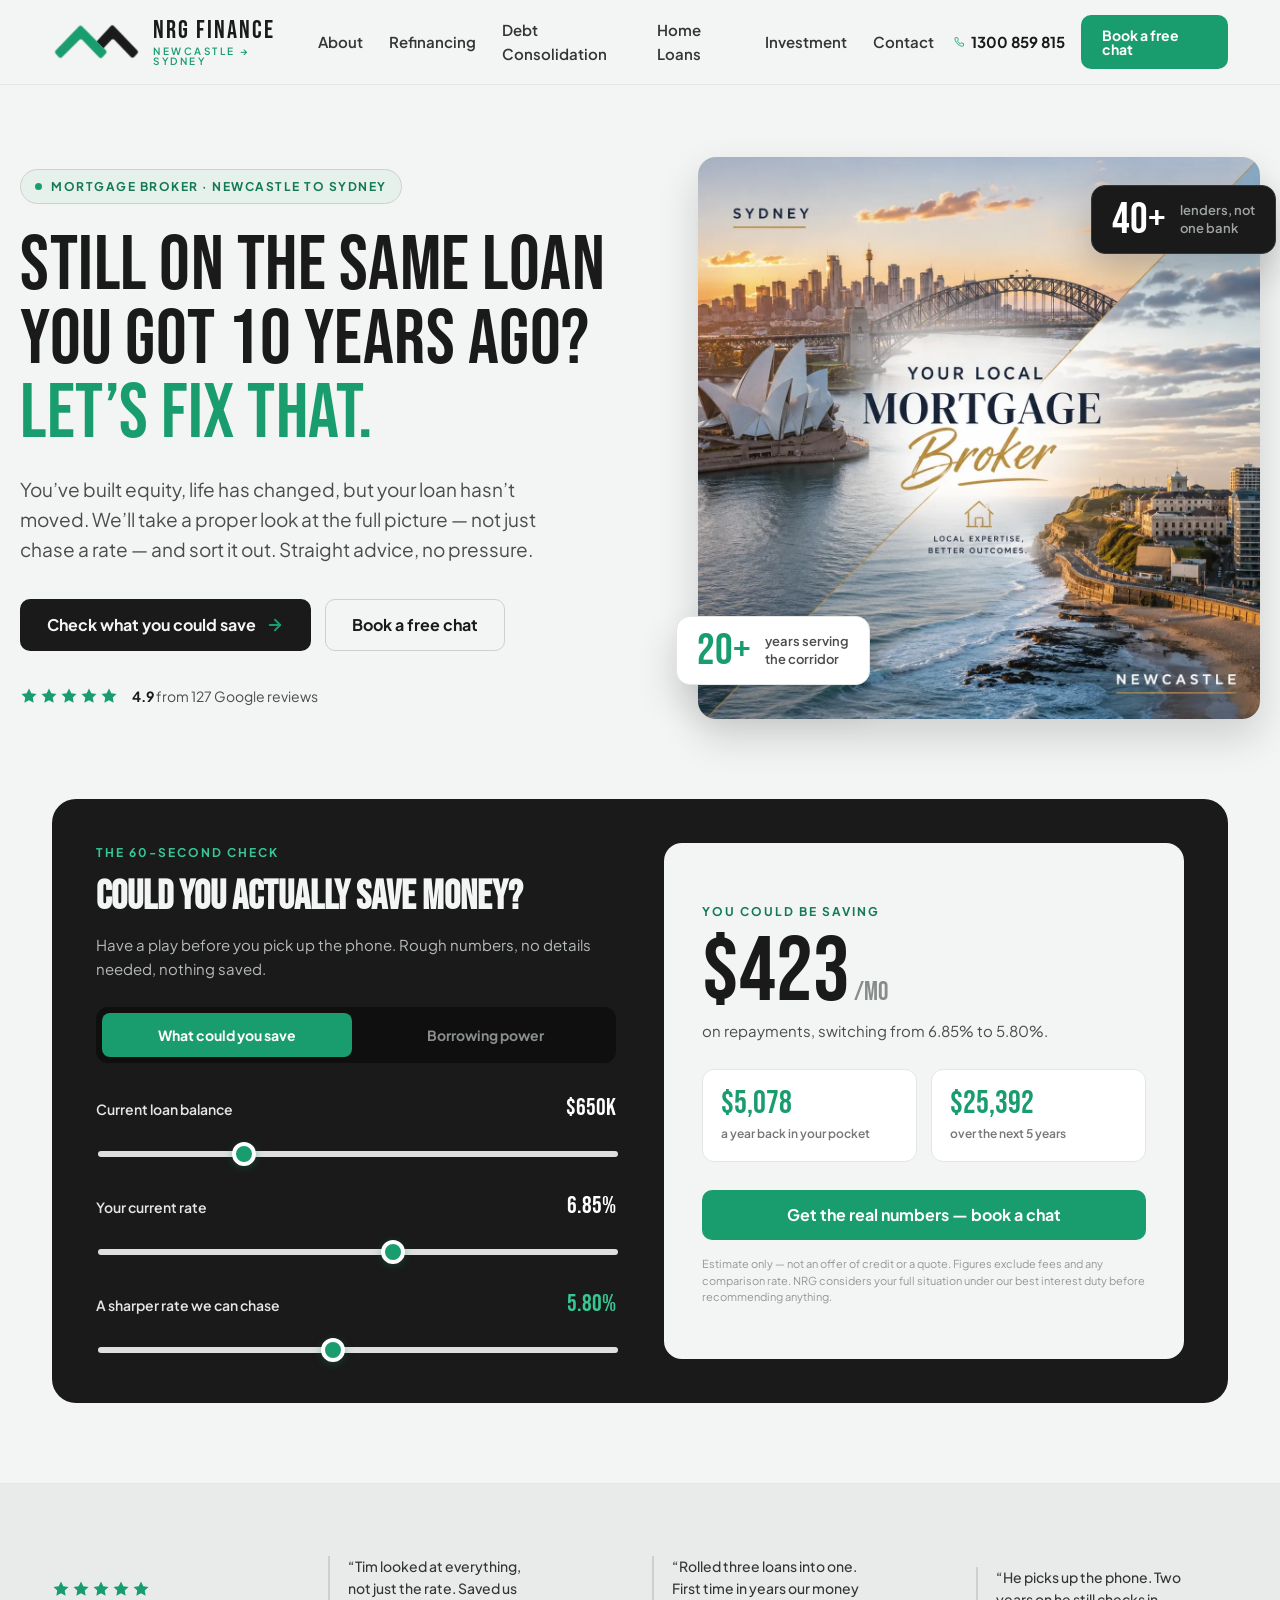
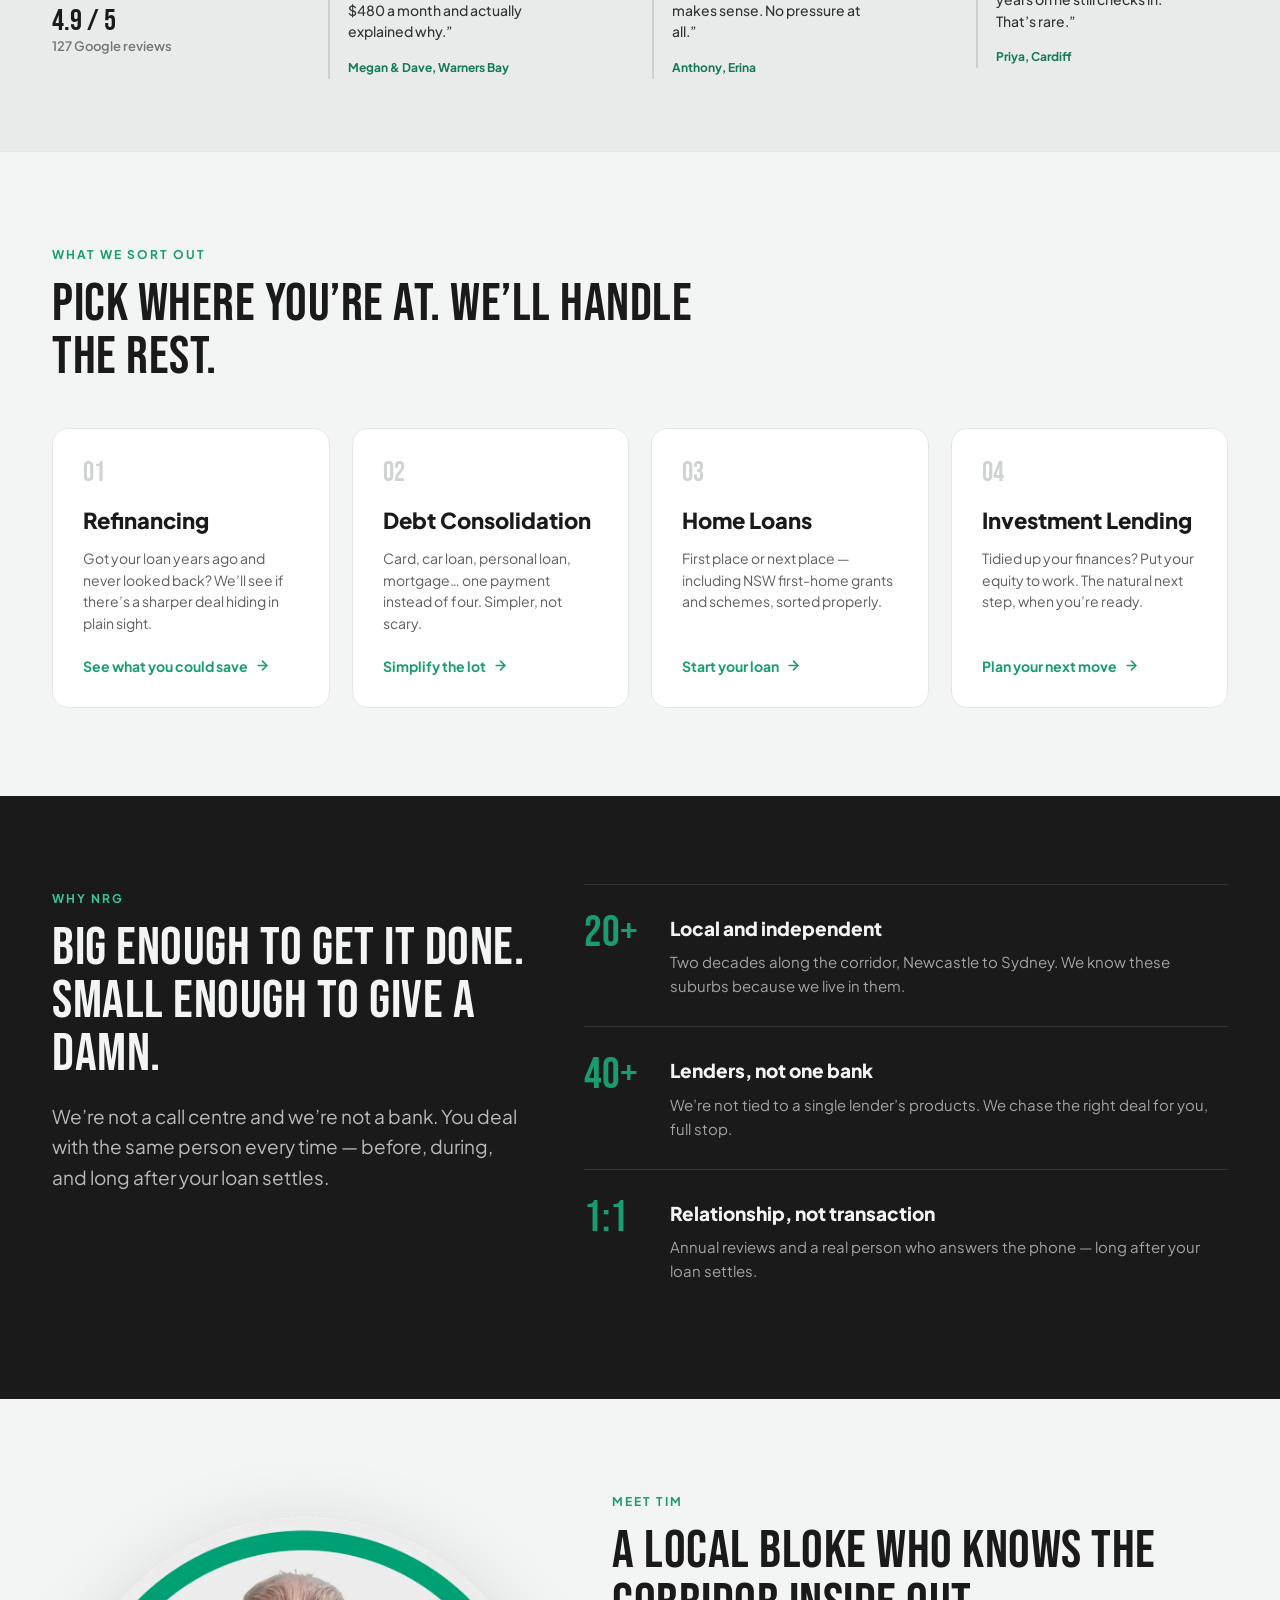
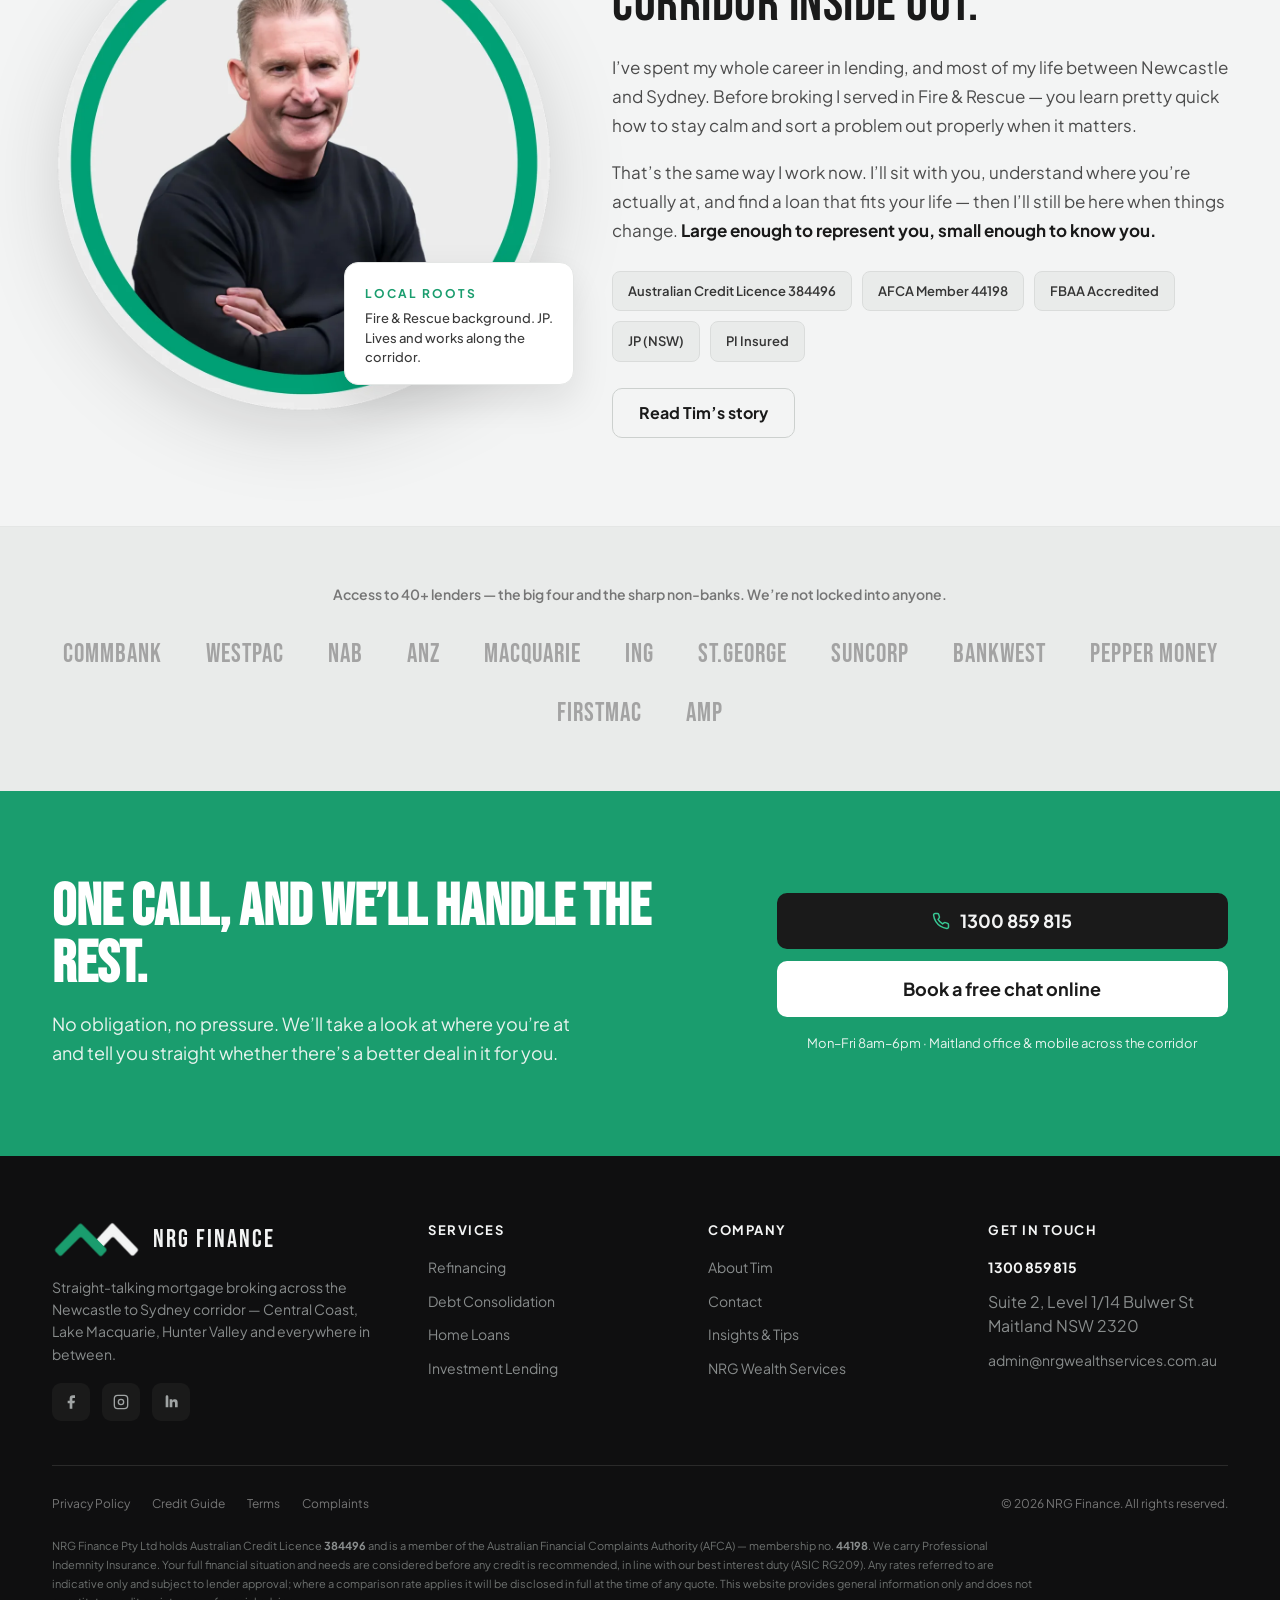
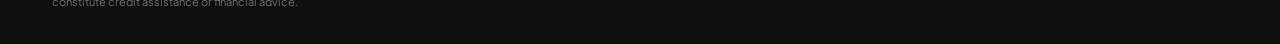
<file: index.html>
<!DOCTYPE html>
<html lang="en-AU">
<head>
  <meta charset="utf-8">
  <meta name="viewport" content="width=device-width, initial-scale=1">
  <title>NRG Finance | Mortgage Broker — Newcastle to Sydney Corridor</title>
  <meta name="description" content="Straight-talking mortgage broking across the Newcastle to Sydney corridor. Refinancing, debt consolidation, home loans and investment lending. Access to 40+ lenders. Free, no-pressure chat with Tim.">
  <link rel="canonical" href="https://www.nrgfinance.com.au/">
  <meta name="theme-color" content="#1A1A1A">

  <!-- Open Graph / social -->
  <meta property="og:type" content="website">
  <meta property="og:title" content="Your home loan deserves a second look — NRG Finance">
  <meta property="og:description" content="Local broker. Straight advice. Better deal. Mortgage broking across the Newcastle to Sydney corridor.">
  <meta property="og:image" content="https://www.nrgfinance.com.au/assets/og-image.svg">
  <meta property="og:url" content="https://www.nrgfinance.com.au/">
  <meta name="twitter:card" content="summary_large_image">

  <link rel="icon" href="assets/favicon.svg" type="image/svg+xml">
  <link rel="preconnect" href="https://fonts.googleapis.com">
  <link rel="preconnect" href="https://fonts.gstatic.com" crossorigin>
  <link href="https://fonts.googleapis.com/css2?family=Bebas+Neue&family=Plus+Jakarta+Sans:wght@400;500;600;700;800&display=swap" rel="stylesheet">
  <link rel="stylesheet" href="css/styles.css">

  <script type="application/ld+json">
  {
    "@context": "https://schema.org",
    "@type": "FinancialService",
    "@id": "https://www.nrgfinance.com.au/#business",
    "name": "NRG Finance",
    "legalName": "NRG Finance Pty Ltd",
    "description": "Mortgage and finance broking across the Newcastle to Sydney corridor — refinancing, debt consolidation, home loans and investment lending.",
    "url": "https://www.nrgfinance.com.au/",
    "telephone": "1300 859 815",
    "email": "admin@nrgwealthservices.com.au",
    "priceRange": "Free initial consultation",
    "image": "https://www.nrgfinance.com.au/assets/og-image.svg",
    "address": {
      "@type": "PostalAddress",
      "streetAddress": "Suite 2, Level 1/14 Bulwer St",
      "addressLocality": "Maitland",
      "addressRegion": "NSW",
      "postalCode": "2320",
      "addressCountry": "AU"
    },
    "areaServed": [
      { "@type": "City", "name": "Newcastle" },
      { "@type": "City", "name": "Lake Macquarie" },
      { "@type": "City", "name": "Central Coast" },
      { "@type": "Place", "name": "Hunter Valley" },
      { "@type": "City", "name": "Maitland" },
      { "@type": "City", "name": "Sydney" }
    ],
    "openingHours": "Mo-Fr 08:00-18:00",
    "aggregateRating": {
      "@type": "AggregateRating",
      "ratingValue": "4.9",
      "reviewCount": "127"
    },
    "knowsAbout": ["Refinancing", "Debt consolidation", "Home loans", "First home buyers", "Investment lending"]
  }
  </script>

  <script defer src="js/main.js"></script>
</head>
<body id="top">
  <a class="skip-link" href="#main">Skip to content</a>

  <!-- ============ HEADER ============ -->
  <header class="site-header">
    <div class="site-header__inner">
      <a class="brand" href="index.html" aria-label="NRG Finance — home">
        <img class="brand__chev" src="assets/mark.png" width="322" height="137" alt="">
        <span class="brand__name">
          <span class="brand__word">NRG FINANCE</span>
          <span class="brand__tag">Newcastle &rarr; Sydney</span>
        </span>
      </a>

      <nav class="nav" aria-label="Primary">
        <a href="about.html">About</a>
        <a href="refinancing.html">Refinancing</a>
        <a href="debt-consolidation.html">Debt Consolidation</a>
        <a href="home-loans.html">Home Loans</a>
        <a href="investment.html">Investment</a>
        <a href="contact.html">Contact</a>
      </nav>

      <div class="header__actions">
        <a class="header__phone" href="tel:1300859815">
          <svg width="16" height="16" viewBox="0 0 24 24" fill="none" stroke="#1A9D6E" stroke-width="2" stroke-linecap="round" stroke-linejoin="round"><path d="M22 16.92v3a2 2 0 0 1-2.18 2 19.79 19.79 0 0 1-8.63-3.07 19.5 19.5 0 0 1-6-6 19.79 19.79 0 0 1-3.07-8.67A2 2 0 0 1 4.11 2h3a2 2 0 0 1 2 1.72c.13.81.36 1.6.7 2.34a2 2 0 0 1-.45 2.11L8.09 9.91a16 16 0 0 0 6 6l1.74-1.27a2 2 0 0 1 2.11-.45c.74.34 1.53.57 2.34.7A2 2 0 0 1 22 16.92z"/></svg>
          1300 859 815
        </a>
        <a class="btn btn--copper btn--sm" href="contact.html">Book a free chat</a>
        <button class="nav-toggle" aria-label="Menu" aria-expanded="false" aria-controls="primary-nav"><span></span></button>
      </div>
    </div>
  </header>

  <main id="main">

    <!-- ============ HERO ============ -->
    <section class="hero container" aria-labelledby="hero-title">
      <div class="hero__grid">
        <div data-reveal>
          <span class="badge"><span class="dot"></span>Mortgage Broker &middot; Newcastle to Sydney</span>
          <h1 id="hero-title" class="display h1" style="margin:26px 0 22px;">
            Still on the same loan you got 10 years ago? <span class="copper">Let&rsquo;s fix that.</span>
          </h1>
          <p class="lead measure-sm" style="margin:0 0 34px;">
            You&rsquo;ve built equity, life has changed, but your loan hasn&rsquo;t moved. We&rsquo;ll take a proper look at the full picture &mdash; not just chase a rate &mdash; and sort it out. Straight advice, no pressure.
          </p>
          <div style="display:flex; flex-wrap:wrap; gap:14px; margin-bottom:34px;">
            <a class="btn btn--dark" href="#calculator">
              Check what you could save
              <svg width="18" height="18" viewBox="0 0 24 24" fill="none" stroke="#1A9D6E" stroke-width="2.4" stroke-linecap="round" stroke-linejoin="round"><line x1="5" y1="12" x2="19" y2="12"/><polyline points="12 5 19 12 12 19"/></svg>
            </a>
            <a class="btn btn--outline" href="contact.html">Book a free chat</a>
          </div>
          <div class="rating">
            <span class="stars" aria-hidden="true">
              <svg viewBox="0 0 24 24" fill="currentColor"><path d="M12 2l3.09 6.26L22 9.27l-5 4.87 1.18 6.88L12 17.77l-6.18 3.25L7 14.14 2 9.27l6.91-1.01L12 2z"/></svg>
              <svg viewBox="0 0 24 24" fill="currentColor"><path d="M12 2l3.09 6.26L22 9.27l-5 4.87 1.18 6.88L12 17.77l-6.18 3.25L7 14.14 2 9.27l6.91-1.01L12 2z"/></svg>
              <svg viewBox="0 0 24 24" fill="currentColor"><path d="M12 2l3.09 6.26L22 9.27l-5 4.87 1.18 6.88L12 17.77l-6.18 3.25L7 14.14 2 9.27l6.91-1.01L12 2z"/></svg>
              <svg viewBox="0 0 24 24" fill="currentColor"><path d="M12 2l3.09 6.26L22 9.27l-5 4.87 1.18 6.88L12 17.77l-6.18 3.25L7 14.14 2 9.27l6.91-1.01L12 2z"/></svg>
              <svg viewBox="0 0 24 24" fill="currentColor"><path d="M12 2l3.09 6.26L22 9.27l-5 4.87 1.18 6.88L12 17.77l-6.18 3.25L7 14.14 2 9.27l6.91-1.01L12 2z"/></svg>
            </span>
            <span class="rating__text"><strong>4.9</strong> from 127 Google reviews</span>
          </div>
        </div>

        <div class="hero__media" data-reveal>
          <img class="hero__img" src="assets/hero.webp" width="1200" height="1200" alt="Your local mortgage broker — servicing the Sydney to Newcastle corridor" fetchpriority="high" decoding="async">
          <div class="stat-chip" style="left:-22px; bottom:34px;">
            <span class="stat-chip__num">20+</span>
            <span class="stat-chip__label">years serving<br>the corridor</span>
          </div>
          <div class="stat-chip stat-chip--dark" style="right:-16px; top:28px;">
            <span class="stat-chip__num">40+</span>
            <span class="stat-chip__label">lenders, not<br>one bank</span>
          </div>
        </div>
      </div>
    </section>

    <!-- ============ CALCULATOR ============ -->
    <section id="calculator" class="container section--flush-top" style="padding-bottom:80px;" aria-labelledby="calc-title">
      <div class="calc" data-calc>
        <div class="calc__col calc__head">
          <span class="eyebrow">The 60-second check</span>
          <h2 id="calc-title" class="calc__title">Could you actually save money?</h2>
          <p class="calc__intro">Have a play before you pick up the phone. Rough numbers, no details needed, nothing saved.</p>

          <div class="calc__tabs" role="tablist" aria-label="Calculator mode">
            <button class="calc__tab" data-tab="savings" role="tab" aria-selected="true">What could you save</button>
            <button class="calc__tab" data-tab="borrow" role="tab" aria-selected="false">Borrowing power</button>
          </div>

          <!-- savings controls -->
          <div data-panel="savings">
            <div class="calc__fields">
              <div>
                <div class="field__row"><span class="field__label">Current loan balance</span><span class="field__val" data-out="balLabel">$650k</span></div>
                <input class="slider" type="range" min="150000" max="2000000" step="10000" value="650000" data-field="bal" aria-label="Current loan balance">
              </div>
              <div>
                <div class="field__row"><span class="field__label">Your current rate</span><span class="field__val" data-out="curRateLabel">6.85%</span></div>
                <input class="slider" type="range" min="4" max="9" step="0.05" value="6.85" data-field="curRate" aria-label="Your current interest rate">
              </div>
              <div>
                <div class="field__row"><span class="field__label">A sharper rate we can chase</span><span class="field__val field__val--copper" data-out="nrgRateLabel">5.79%</span></div>
                <input class="slider" type="range" min="4" max="8" step="0.05" value="5.79" data-field="nrgRate" aria-label="A sharper rate">
              </div>
            </div>
          </div>

          <!-- borrowing controls -->
          <div data-panel="borrow" class="is-hidden">
            <div class="calc__fields">
              <div>
                <div class="field__row"><span class="field__label">Household income (before tax)</span><span class="field__val" data-out="incomeLabel">$175k</span></div>
                <input class="slider" type="range" min="80000" max="400000" step="5000" value="175000" data-field="income" aria-label="Household income before tax">
              </div>
              <div>
                <div class="field__row"><span class="field__label">Monthly living expenses</span><span class="field__val" data-out="expensesLabel">$4,200</span></div>
                <input class="slider" type="range" min="1500" max="9000" step="100" value="4200" data-field="expenses" aria-label="Monthly living expenses">
              </div>
              <div>
                <div class="field__row"><span class="field__label">Deposit / available equity</span><span class="field__val" data-out="depositLabel">$120k</span></div>
                <input class="slider" type="range" min="0" max="500000" step="10000" value="120000" data-field="deposit" aria-label="Deposit or available equity">
              </div>
            </div>
          </div>
        </div>

        <!-- result panel -->
        <div class="calc__result">
          <div data-panel="savings">
            <span class="eyebrow">You could be saving</span>
            <div class="calc__big"><span data-out="monthlySaving">$427</span><small> /mo</small></div>
            <p class="calc__note">on repayments, switching from <span data-out="curRateLabel">6.85%</span> to <span data-out="nrgRateLabel">5.79%</span>.</p>
            <div class="calc__cards">
              <div class="calc__card"><div class="calc__card-num" data-out="yearSaving">$5,126</div><div class="calc__card-label">a year back in your pocket</div></div>
              <div class="calc__card"><div class="calc__card-num" data-out="fiveYearSaving">$25,628</div><div class="calc__card-label">over the next 5 years</div></div>
            </div>
          </div>
          <div data-panel="borrow" class="is-hidden">
            <span class="eyebrow">You could borrow up to</span>
            <div class="calc__big"><span data-out="borrowAmount">$751k</span></div>
            <p class="calc__note">a rough guide based on what you&rsquo;ve told us. The real number depends on the full picture.</p>
            <div class="calc__card"><div class="calc__card-label">Estimated buying power with your deposit</div><div class="calc__card-num" style="font-size:38px;" data-out="propertyValue">$871k</div></div>
          </div>
          <a class="btn btn--copper btn--block" href="contact.html" style="margin-top:28px;">Get the real numbers &mdash; book a chat</a>
          <p class="calc__disclaimer">Estimate only &mdash; not an offer of credit or a quote. Figures exclude fees and any comparison rate. NRG considers your full situation under our best interest duty before recommending anything.</p>
        </div>
      </div>
    </section>

    <!-- ============ SOCIAL PROOF STRIP ============ -->
    <section class="reviews" aria-label="Client reviews">
      <div class="container section--tight">
        <div class="reviews__grid">
          <div class="reviews__score">
            <span class="stars" aria-hidden="true">
              <svg viewBox="0 0 24 24" fill="currentColor"><path d="M12 2l3.09 6.26L22 9.27l-5 4.87 1.18 6.88L12 17.77l-6.18 3.25L7 14.14 2 9.27l6.91-1.01L12 2z"/></svg>
              <svg viewBox="0 0 24 24" fill="currentColor"><path d="M12 2l3.09 6.26L22 9.27l-5 4.87 1.18 6.88L12 17.77l-6.18 3.25L7 14.14 2 9.27l6.91-1.01L12 2z"/></svg>
              <svg viewBox="0 0 24 24" fill="currentColor"><path d="M12 2l3.09 6.26L22 9.27l-5 4.87 1.18 6.88L12 17.77l-6.18 3.25L7 14.14 2 9.27l6.91-1.01L12 2z"/></svg>
              <svg viewBox="0 0 24 24" fill="currentColor"><path d="M12 2l3.09 6.26L22 9.27l-5 4.87 1.18 6.88L12 17.77l-6.18 3.25L7 14.14 2 9.27l6.91-1.01L12 2z"/></svg>
              <svg viewBox="0 0 24 24" fill="currentColor"><path d="M12 2l3.09 6.26L22 9.27l-5 4.87 1.18 6.88L12 17.77l-6.18 3.25L7 14.14 2 9.27l6.91-1.01L12 2z"/></svg>
            </span>
            <div class="reviews__score-num">4.9 / 5</div>
            <div class="reviews__score-sub">127 Google reviews</div>
          </div>
          <blockquote class="quote">
            <p>&ldquo;Tim looked at everything, not just the rate. Saved us $480 a month and actually explained why.&rdquo;</p>
            <cite>Megan &amp; Dave, Warners Bay</cite>
          </blockquote>
          <blockquote class="quote">
            <p>&ldquo;Rolled three loans into one. First time in years our money makes sense. No pressure at all.&rdquo;</p>
            <cite>Anthony, Erina</cite>
          </blockquote>
          <blockquote class="quote">
            <p>&ldquo;He picks up the phone. Two years on he still checks in. That&rsquo;s rare.&rdquo;</p>
            <cite>Priya, Cardiff</cite>
          </blockquote>
        </div>
      </div>
    </section>

    <!-- ============ SERVICE TILES ============ -->
    <section id="services" class="container section" aria-labelledby="services-title">
      <div class="section-head">
        <span class="eyebrow">What we sort out</span>
        <h2 class="display h2" id="services-title">Pick where you&rsquo;re at. We&rsquo;ll handle the rest.</h2>
      </div>
      <div class="grid grid--auto">
        <a class="tile" href="refinancing.html" data-reveal>
          <span class="tile__num">01</span>
          <h3>Refinancing</h3>
          <p>Got your loan years ago and never looked back? We&rsquo;ll see if there&rsquo;s a sharper deal hiding in plain sight.</p>
          <span class="tile__cta">See what you could save
            <svg width="15" height="15" viewBox="0 0 24 24" fill="none" stroke="#1A9D6E" stroke-width="2.5" stroke-linecap="round" stroke-linejoin="round"><line x1="5" y1="12" x2="19" y2="12"/><polyline points="12 5 19 12 12 19"/></svg></span>
        </a>
        <a class="tile" href="debt-consolidation.html" data-reveal>
          <span class="tile__num">02</span>
          <h3>Debt Consolidation</h3>
          <p>Card, car loan, personal loan, mortgage&hellip; one payment instead of four. Simpler, not scary.</p>
          <span class="tile__cta">Simplify the lot
            <svg width="15" height="15" viewBox="0 0 24 24" fill="none" stroke="#1A9D6E" stroke-width="2.5" stroke-linecap="round" stroke-linejoin="round"><line x1="5" y1="12" x2="19" y2="12"/><polyline points="12 5 19 12 12 19"/></svg></span>
        </a>
        <a class="tile" href="home-loans.html" data-reveal>
          <span class="tile__num">03</span>
          <h3>Home Loans</h3>
          <p>First place or next place &mdash; including NSW first-home grants and schemes, sorted properly.</p>
          <span class="tile__cta">Start your loan
            <svg width="15" height="15" viewBox="0 0 24 24" fill="none" stroke="#1A9D6E" stroke-width="2.5" stroke-linecap="round" stroke-linejoin="round"><line x1="5" y1="12" x2="19" y2="12"/><polyline points="12 5 19 12 12 19"/></svg></span>
        </a>
        <a class="tile" href="investment.html" data-reveal>
          <span class="tile__num">04</span>
          <h3>Investment Lending</h3>
          <p>Tidied up your finances? Put your equity to work. The natural next step, when you&rsquo;re ready.</p>
          <span class="tile__cta">Plan your next move
            <svg width="15" height="15" viewBox="0 0 24 24" fill="none" stroke="#1A9D6E" stroke-width="2.5" stroke-linecap="round" stroke-linejoin="round"><line x1="5" y1="12" x2="19" y2="12"/><polyline points="12 5 19 12 12 19"/></svg></span>
        </a>
      </div>
    </section>

    <!-- ============ WHY NRG ============ -->
    <section class="dark" aria-labelledby="why-title">
      <div class="container section">
        <div class="split">
          <div data-reveal>
            <span class="eyebrow eyebrow--light">Why NRG</span>
            <h2 id="why-title" class="display h2" style="margin-bottom:20px;">Big enough to get it done. Small enough to give a damn.</h2>
            <p class="lead">We&rsquo;re not a call centre and we&rsquo;re not a bank. You deal with the same person every time &mdash; before, during, and long after your loan settles.</p>
          </div>
          <div data-reveal>
            <div class="stat-row">
              <span class="stat-row__num">20+</span>
              <div>
                <h4>Local and independent</h4>
                <p>Two decades along the corridor, Newcastle to Sydney. We know these suburbs because we live in them.</p>
              </div>
            </div>
            <div class="stat-row">
              <span class="stat-row__num">40+</span>
              <div>
                <h4>Lenders, not one bank</h4>
                <p>We&rsquo;re not tied to a single lender&rsquo;s products. We chase the right deal for you, full stop.</p>
              </div>
            </div>
            <div class="stat-row">
              <span class="stat-row__num">1:1</span>
              <div>
                <h4>Relationship, not transaction</h4>
                <p>Annual reviews and a real person who answers the phone &mdash; long after your loan settles.</p>
              </div>
            </div>
          </div>
        </div>
      </div>
    </section>

    <!-- ============ ABOUT TIM (teaser) ============ -->
    <section class="container section" aria-labelledby="about-title">
      <div class="about__grid">
        <div class="hero__media" data-reveal>
          <img class="hero__photo" src="assets/tim.webp" width="1100" height="1100" alt="Tim, principal mortgage broker at NRG Finance" loading="lazy" decoding="async">
          <div class="note-card" style="position:absolute; right:-18px; bottom:30px;">
            <span class="eyebrow" style="margin-bottom:6px;">Local roots</span>
            <p>Fire &amp; Rescue background. JP. Lives and works along the corridor.</p>
          </div>
        </div>
        <div data-reveal>
          <span class="eyebrow">Meet Tim</span>
          <h2 id="about-title" class="display h2" style="margin-bottom:22px;">A local bloke who knows the corridor inside out.</h2>
          <div class="prose">
            <p>I&rsquo;ve spent my whole career in lending, and most of my life between Newcastle and Sydney. Before broking I served in Fire &amp; Rescue &mdash; you learn pretty quick how to stay calm and sort a problem out properly when it matters.</p>
            <p>That&rsquo;s the same way I work now. I&rsquo;ll sit with you, understand where you&rsquo;re actually at, and find a loan that fits your life &mdash; then I&rsquo;ll still be here when things change. <em>Large enough to represent you, small enough to know you.</em></p>
          </div>
          <div class="creds" style="margin-top:26px;">
            <span>Australian Credit Licence 384496</span>
            <span>AFCA Member 44198</span>
            <span>FBAA Accredited</span>
            <span>JP (NSW)</span>
            <span>PI Insured</span>
          </div>
          <a class="btn btn--outline" href="about.html" style="margin-top:26px;">Read Tim&rsquo;s story</a>
        </div>
      </div>
    </section>

    <!-- ============ LENDER ROW ============ -->
    <section class="lenders" aria-label="Lenders we work with">
      <div class="container section--tight center">
        <p class="lenders__note">Access to 40+ lenders &mdash; the big four and the sharp non-banks. We&rsquo;re not locked into anyone.</p>
        <div class="lenders__row">
          <span>CommBank</span><span>Westpac</span><span>NAB</span><span>ANZ</span>
          <span>Macquarie</span><span>ING</span><span>St.George</span><span>Suncorp</span>
          <span>Bankwest</span><span>Pepper Money</span><span>Firstmac</span><span>AMP</span>
        </div>
      </div>
    </section>

    <!-- ============ CTA BAND ============ -->
    <section class="cta-band" aria-labelledby="cta-title">
      <div class="container section">
        <div class="cta-band__grid">
          <div>
            <h2 id="cta-title">One call, and we&rsquo;ll handle the rest.</h2>
            <p>No obligation, no pressure. We&rsquo;ll take a look at where you&rsquo;re at and tell you straight whether there&rsquo;s a better deal in it for you.</p>
          </div>
          <div class="cta-band__actions">
            <a class="btn btn--dark btn--lg btn--block" href="tel:1300859815">
              <svg width="18" height="18" viewBox="0 0 24 24" fill="none" stroke="#38C794" stroke-width="2" stroke-linecap="round" stroke-linejoin="round"><path d="M22 16.92v3a2 2 0 0 1-2.18 2 19.79 19.79 0 0 1-8.63-3.07 19.5 19.5 0 0 1-6-6 19.79 19.79 0 0 1-3.07-8.67A2 2 0 0 1 4.11 2h3a2 2 0 0 1 2 1.72c.13.81.36 1.6.7 2.34a2 2 0 0 1-.45 2.11L8.09 9.91a16 16 0 0 0 6 6l1.74-1.27a2 2 0 0 1 2.11-.45c.74.34 1.53.57 2.34.7A2 2 0 0 1 22 16.92z"/></svg>
              1300 859 815
            </a>
            <a class="btn btn--light btn--lg btn--block" href="contact.html">Book a free chat online</a>
            <span class="cta-band__hours">Mon&ndash;Fri 8am&ndash;6pm &middot; Maitland office &amp; mobile across the corridor</span>
          </div>
        </div>
      </div>
    </section>

  </main>

  <!-- ============ FOOTER ============ -->
  <footer class="site-footer">
    <div class="container" style="padding-top:64px; padding-bottom:32px;">
      <div class="site-footer__top">
        <div class="site-footer__brand">
          <div class="brand" style="margin-bottom:4px;">
            <img class="brand__chev" src="assets/mark-light.png" width="322" height="137" alt="">
            <span class="brand__word">NRG FINANCE</span>
          </div>
          <p class="site-footer__blurb">Straight-talking mortgage broking across the Newcastle to Sydney corridor &mdash; Central Coast, Lake Macquarie, Hunter Valley and everywhere in between.</p>
          <div class="social">
            <a href="#" aria-label="Facebook"><svg viewBox="0 0 24 24" fill="#A0A4A4"><path d="M18 2h-3a5 5 0 0 0-5 5v3H7v4h3v8h4v-8h3l1-4h-4V7a1 1 0 0 1 1-1h3z"/></svg></a>
            <a href="#" aria-label="Instagram"><svg viewBox="0 0 24 24" fill="none" stroke="#A0A4A4" stroke-width="2"><rect x="2" y="2" width="20" height="20" rx="5"/><circle cx="12" cy="12" r="4"/><line x1="17.5" y1="6.5" x2="17.5" y2="6.5"/></svg></a>
            <a href="#" aria-label="LinkedIn"><svg viewBox="0 0 24 24" fill="#A0A4A4"><path d="M4 4h4v16H4zM6 2a2 2 0 1 1 0 4 2 2 0 0 1 0-4zM10 8h4v2a4 4 0 0 1 4-2c3 0 4 2 4 5v7h-4v-6c0-1.5-.5-2.5-2-2.5s-2 1-2 2.5v6h-4z"/></svg></a>
          </div>
        </div>
        <div>
          <h5>Services</h5>
          <div class="site-footer__links">
            <a href="refinancing.html">Refinancing</a>
            <a href="debt-consolidation.html">Debt Consolidation</a>
            <a href="home-loans.html">Home Loans</a>
            <a href="investment.html">Investment Lending</a>
          </div>
        </div>
        <div>
          <h5>Company</h5>
          <div class="site-footer__links">
            <a href="about.html">About Tim</a>
            <a href="contact.html">Contact</a>
            <a href="#">Insights &amp; Tips</a>
            <a href="https://nrgwealthservices.com.au" rel="noopener">NRG Wealth Services</a>
          </div>
        </div>
        <div>
          <h5>Get in touch</h5>
          <div class="site-footer__links">
            <a href="tel:1300859815" style="color:#F3F4F4; font-weight:700;">1300 859 815</a>
            <span style="color:#888C8C; line-height:1.5;">Suite 2, Level 1/14 Bulwer St<br>Maitland NSW 2320</span>
            <a href="mailto:admin@nrgwealthservices.com.au">admin@nrgwealthservices.com.au</a>
          </div>
        </div>
      </div>
      <div class="site-footer__legal">
        <div style="display:flex; flex-wrap:wrap; gap:8px 22px;">
          <a href="privacy.html">Privacy Policy</a>
          <a href="credit-guide.html">Credit Guide</a>
          <a href="terms.html">Terms</a>
          <a href="complaints.html">Complaints</a>
        </div>
        <span>&copy; <span data-year>2026</span> NRG Finance. All rights reserved.</span>
      </div>
      <p class="compliance">
        NRG Finance Pty Ltd holds Australian Credit Licence <strong>384496</strong> and is a member of the Australian Financial Complaints Authority (AFCA) &mdash; membership no. <strong>44198</strong>. We carry Professional Indemnity Insurance. Your full financial situation and needs are considered before any credit is recommended, in line with our best interest duty (ASIC RG209). Any rates referred to are indicative only and subject to lender approval; where a comparison rate applies it will be disclosed in full at the time of any quote. This website provides general information only and does not constitute credit assistance or financial advice.
      </p>
    </div>
  </footer>

</body>
</html>
</file>
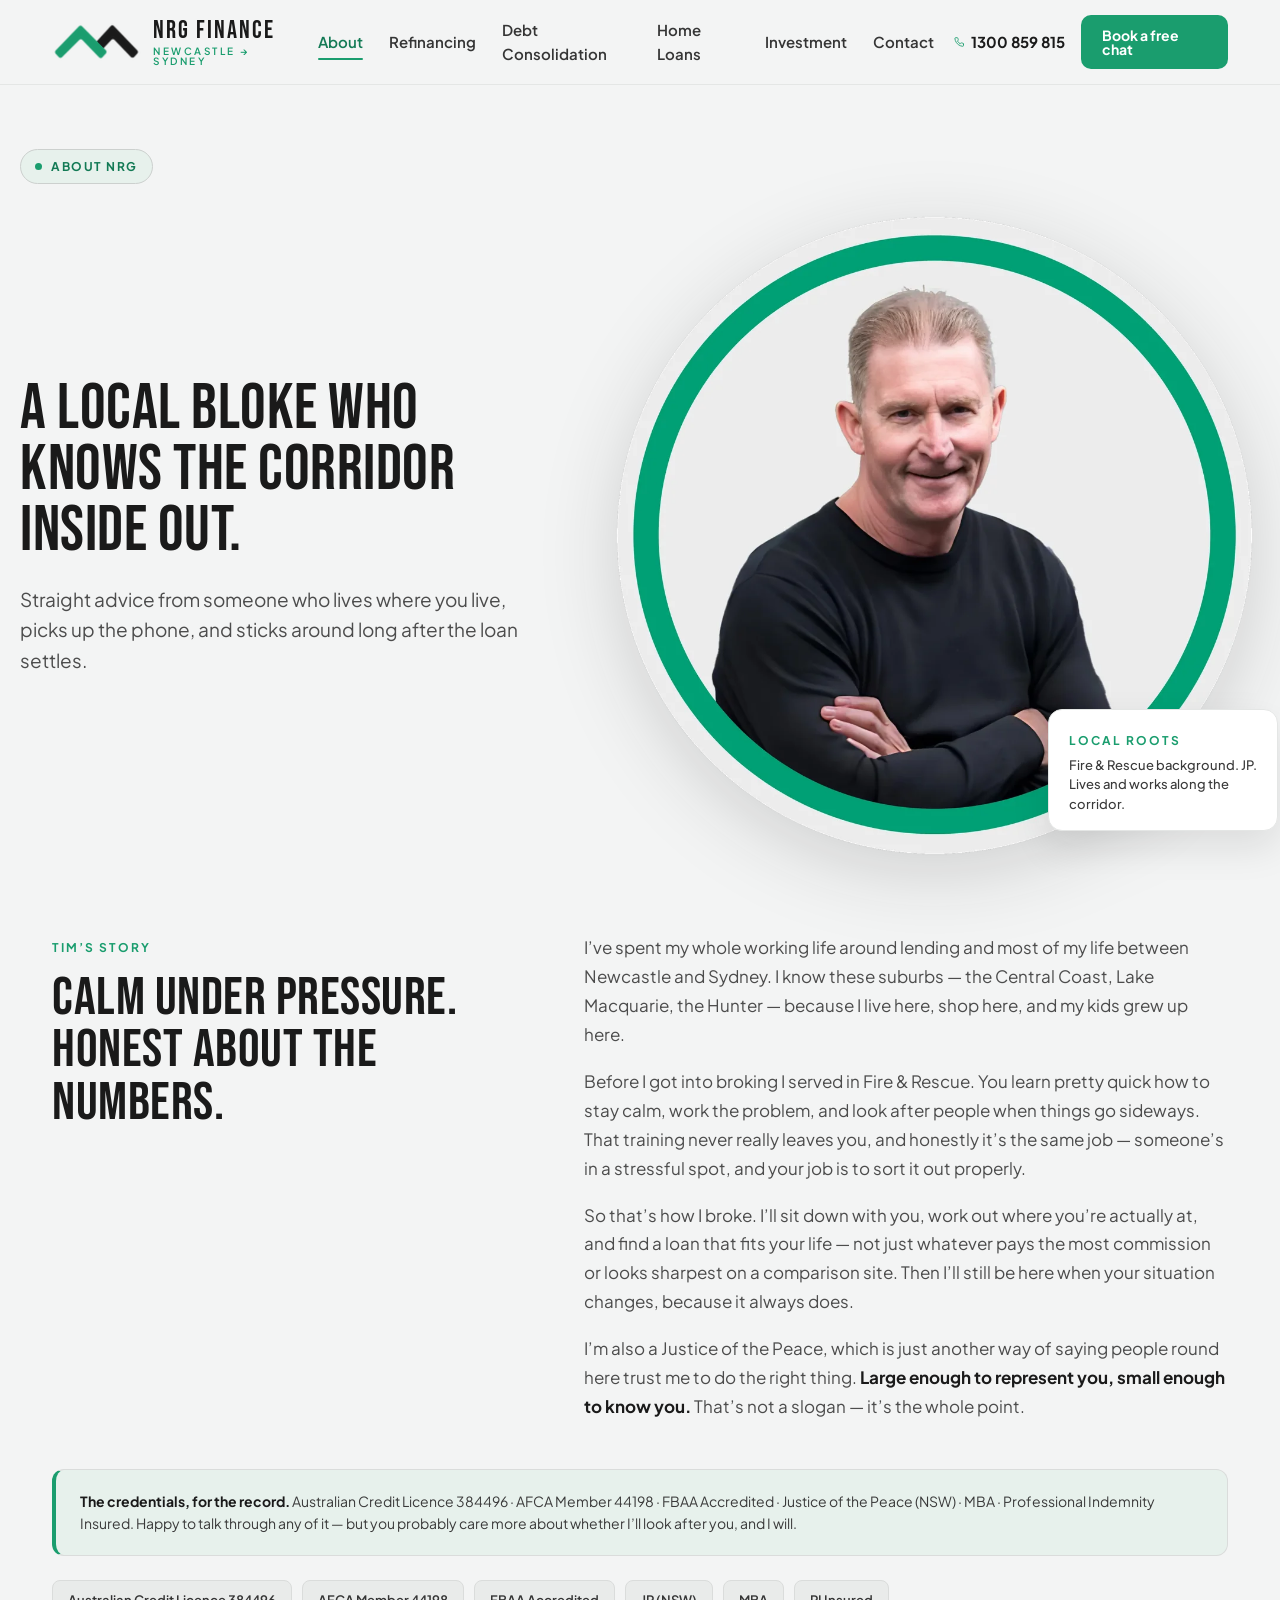
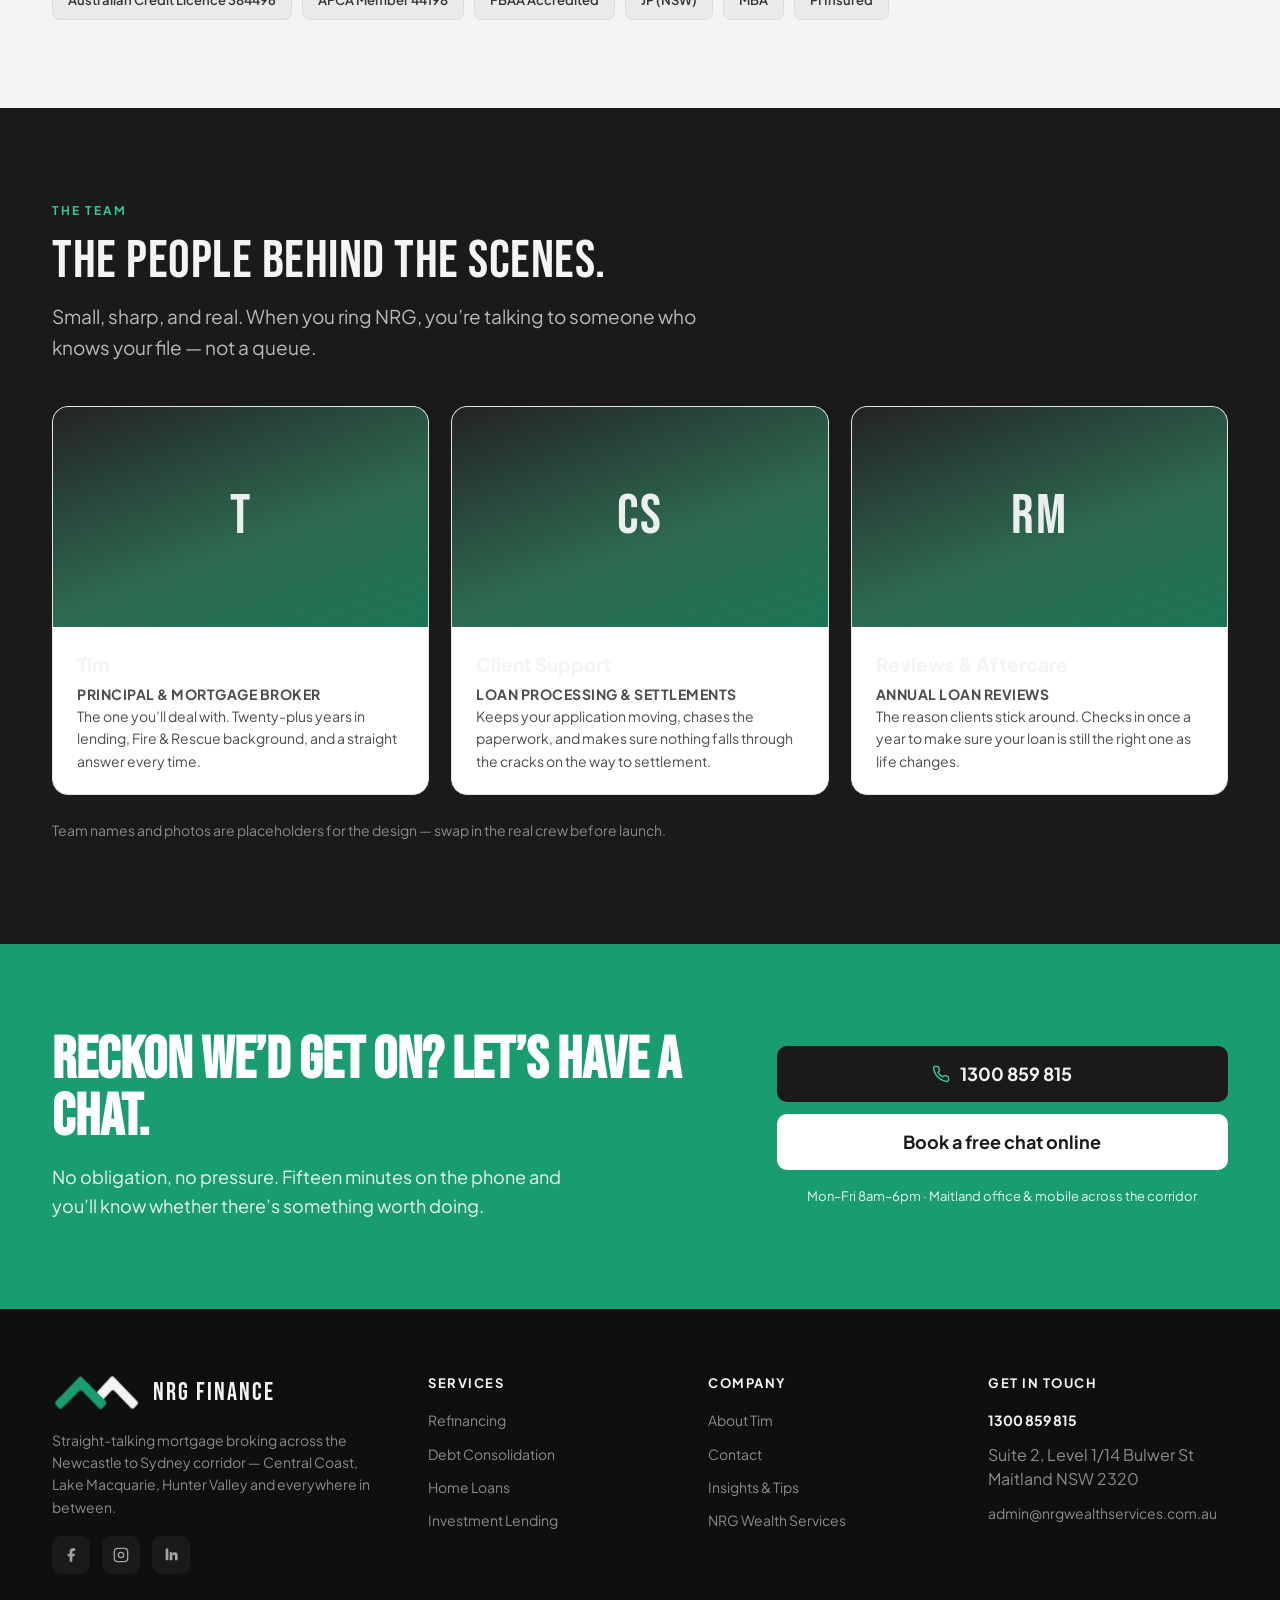
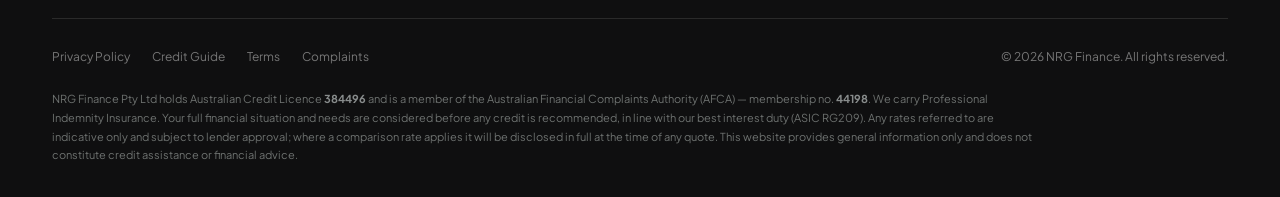
<file: about.html>
<!DOCTYPE html>
<html lang="en-AU">
<head>
  <meta charset="utf-8">
  <meta name="viewport" content="width=device-width, initial-scale=1">
  <title>About Tim | NRG Finance — Local Mortgage Broker, Newcastle to Sydney</title>
  <meta name="description" content="Meet Tim — a local mortgage broker with a Fire &amp; Rescue background and JP, serving the Newcastle to Sydney corridor for 20+ years. Straight advice and a real relationship, not a transaction.">
  <link rel="canonical" href="https://www.nrgfinance.com.au/about.html">
  <meta name="theme-color" content="#1A1A1A">
  <meta property="og:type" content="profile">
  <meta property="og:title" content="About Tim — NRG Finance">
  <meta property="og:description" content="A local bloke who knows the corridor inside out. 20+ years in lending, Fire &amp; Rescue background, JP.">
  <meta property="og:image" content="https://www.nrgfinance.com.au/assets/og-image.svg">
  <link rel="icon" href="assets/favicon.svg" type="image/svg+xml">
  <link rel="preconnect" href="https://fonts.googleapis.com">
  <link rel="preconnect" href="https://fonts.gstatic.com" crossorigin>
  <link href="https://fonts.googleapis.com/css2?family=Bebas+Neue&family=Plus+Jakarta+Sans:wght@400;500;600;700;800&display=swap" rel="stylesheet">
  <link rel="stylesheet" href="css/styles.css">
  <script type="application/ld+json">
  {
    "@context": "https://schema.org",
    "@type": "Person",
    "name": "Tim",
    "jobTitle": "Principal & Mortgage Broker",
    "worksFor": { "@type": "FinancialService", "name": "NRG Finance", "@id": "https://www.nrgfinance.com.au/#business" },
    "areaServed": "Newcastle to Sydney corridor, NSW",
    "knowsAbout": ["Refinancing", "Debt consolidation", "Home loans", "Investment lending"]
  }
  </script>
  <script defer src="js/main.js"></script>
</head>
<body id="top">
  <a class="skip-link" href="#main">Skip to content</a>

  <header class="site-header">
    <div class="site-header__inner">
      <a class="brand" href="index.html" aria-label="NRG Finance — home">
        <img class="brand__chev" src="assets/mark.png" width="322" height="137" alt="">
        <span class="brand__name">
          <span class="brand__word">NRG FINANCE</span>
          <span class="brand__tag">Newcastle &rarr; Sydney</span>
        </span>
      </a>
      <nav class="nav" aria-label="Primary">
        <a href="about.html" aria-current="page">About</a>
        <a href="refinancing.html">Refinancing</a>
        <a href="debt-consolidation.html">Debt Consolidation</a>
        <a href="home-loans.html">Home Loans</a>
        <a href="investment.html">Investment</a>
        <a href="contact.html">Contact</a>
      </nav>
      <div class="header__actions">
        <a class="header__phone" href="tel:1300859815">
          <svg width="16" height="16" viewBox="0 0 24 24" fill="none" stroke="#1A9D6E" stroke-width="2" stroke-linecap="round" stroke-linejoin="round"><path d="M22 16.92v3a2 2 0 0 1-2.18 2 19.79 19.79 0 0 1-8.63-3.07 19.5 19.5 0 0 1-6-6 19.79 19.79 0 0 1-3.07-8.67A2 2 0 0 1 4.11 2h3a2 2 0 0 1 2 1.72c.13.81.36 1.6.7 2.34a2 2 0 0 1-.45 2.11L8.09 9.91a16 16 0 0 0 6 6l1.74-1.27a2 2 0 0 1 2.11-.45c.74.34 1.53.57 2.34.7A2 2 0 0 1 22 16.92z"/></svg>
          1300 859 815
        </a>
        <a class="btn btn--copper btn--sm" href="contact.html">Book a free chat</a>
        <button class="nav-toggle" aria-label="Menu" aria-expanded="false"><span></span></button>
      </div>
    </div>
  </header>

  <main id="main">

    <!-- page hero -->
    <section class="page-hero container">
      <span class="badge"><span class="dot"></span>About NRG</span>
      <div class="about__grid" style="margin-top:26px;">
        <div data-reveal>
          <h1 class="display h1">A local bloke who knows the corridor inside out.</h1>
          <p class="lead page-hero__lead measure-sm">Straight advice from someone who lives where you live, picks up the phone, and sticks around long after the loan settles.</p>
        </div>
        <div class="hero__media" data-reveal>
          <img class="hero__photo" src="assets/tim.webp" width="1100" height="1100" alt="Tim, principal mortgage broker at NRG Finance" fetchpriority="high" decoding="async">
          <div class="note-card" style="position:absolute; right:-18px; bottom:30px;">
            <span class="eyebrow" style="margin-bottom:6px;">Local roots</span>
            <p>Fire &amp; Rescue background. JP. Lives and works along the corridor.</p>
          </div>
        </div>
      </div>
    </section>

    <!-- Tim's story -->
    <section class="container section" style="padding-top:32px;" aria-labelledby="story-title">
      <div class="split">
        <div data-reveal>
          <span class="eyebrow">Tim&rsquo;s story</span>
          <h2 id="story-title" class="display h2">Calm under pressure. Honest about the numbers.</h2>
        </div>
        <div class="prose" data-reveal>
          <p>I&rsquo;ve spent my whole working life around lending and most of my life between Newcastle and Sydney. I know these suburbs &mdash; the Central Coast, Lake Macquarie, the Hunter &mdash; because I live here, shop here, and my kids grew up here.</p>
          <p>Before I got into broking I served in Fire &amp; Rescue. You learn pretty quick how to stay calm, work the problem, and look after people when things go sideways. That training never really leaves you, and honestly it&rsquo;s the same job &mdash; someone&rsquo;s in a stressful spot, and your job is to sort it out properly.</p>
          <p>So that&rsquo;s how I broke. I&rsquo;ll sit down with you, work out where you&rsquo;re actually at, and find a loan that fits your life &mdash; not just whatever pays the most commission or looks sharpest on a comparison site. Then I&rsquo;ll still be here when your situation changes, because it always does.</p>
          <p>I&rsquo;m also a Justice of the Peace, which is just another way of saying people round here trust me to do the right thing. <em>Large enough to represent you, small enough to know you.</em> That&rsquo;s not a slogan &mdash; it&rsquo;s the whole point.</p>
        </div>
      </div>

      <div class="callout" style="margin-top:48px;">
        <p><strong>The credentials, for the record.</strong> Australian Credit Licence 384496 &middot; AFCA Member 44198 &middot; FBAA Accredited &middot; Justice of the Peace (NSW) &middot; MBA &middot; Professional Indemnity Insured. Happy to talk through any of it &mdash; but you probably care more about whether I&rsquo;ll look after you, and I will.</p>
      </div>

      <ul class="pill-list" style="margin-top:24px;">
        <li>Australian Credit Licence 384496</li>
        <li>AFCA Member 44198</li>
        <li>FBAA Accredited</li>
        <li>JP (NSW)</li>
        <li>MBA</li>
        <li>PI Insured</li>
      </ul>
    </section>

    <!-- The team -->
    <section class="dark" aria-labelledby="team-title">
      <div class="container section">
        <div class="section-head">
          <span class="eyebrow eyebrow--light">The team</span>
          <h2 id="team-title" class="display h2">The people behind the scenes.</h2>
          <p class="lead" style="margin-top:14px;">Small, sharp, and real. When you ring NRG, you&rsquo;re talking to someone who knows your file &mdash; not a queue.</p>
        </div>
        <div class="team">
          <article class="team__card">
            <div class="team__photo"><span class="team__initials">T</span></div>
            <div class="team__body">
              <h4>Tim</h4>
              <p class="team__role">Principal &amp; Mortgage Broker</p>
              <p>The one you&rsquo;ll deal with. Twenty-plus years in lending, Fire &amp; Rescue background, and a straight answer every time.</p>
            </div>
          </article>
          <article class="team__card">
            <div class="team__photo"><span class="team__initials">CS</span></div>
            <div class="team__body">
              <h4>Client Support</h4>
              <p class="team__role">Loan Processing &amp; Settlements</p>
              <p>Keeps your application moving, chases the paperwork, and makes sure nothing falls through the cracks on the way to settlement.</p>
            </div>
          </article>
          <article class="team__card">
            <div class="team__photo"><span class="team__initials">RM</span></div>
            <div class="team__body">
              <h4>Reviews &amp; Aftercare</h4>
              <p class="team__role">Annual Loan Reviews</p>
              <p>The reason clients stick around. Checks in once a year to make sure your loan is still the right one as life changes.</p>
            </div>
          </article>
        </div>
        <p class="lead" style="color:var(--on-dark-4); font-size:14px; margin-top:24px;">Team names and photos are placeholders for the design &mdash; swap in the real crew before launch.</p>
      </div>
    </section>

    <!-- CTA band -->
    <section class="cta-band" aria-labelledby="cta-title">
      <div class="container section">
        <div class="cta-band__grid">
          <div>
            <h2 id="cta-title">Reckon we&rsquo;d get on? Let&rsquo;s have a chat.</h2>
            <p>No obligation, no pressure. Fifteen minutes on the phone and you&rsquo;ll know whether there&rsquo;s something worth doing.</p>
          </div>
          <div class="cta-band__actions">
            <a class="btn btn--dark btn--lg btn--block" href="tel:1300859815">
              <svg width="18" height="18" viewBox="0 0 24 24" fill="none" stroke="#38C794" stroke-width="2" stroke-linecap="round" stroke-linejoin="round"><path d="M22 16.92v3a2 2 0 0 1-2.18 2 19.79 19.79 0 0 1-8.63-3.07 19.5 19.5 0 0 1-6-6 19.79 19.79 0 0 1-3.07-8.67A2 2 0 0 1 4.11 2h3a2 2 0 0 1 2 1.72c.13.81.36 1.6.7 2.34a2 2 0 0 1-.45 2.11L8.09 9.91a16 16 0 0 0 6 6l1.74-1.27a2 2 0 0 1 2.11-.45c.74.34 1.53.57 2.34.7A2 2 0 0 1 22 16.92z"/></svg>
              1300 859 815
            </a>
            <a class="btn btn--light btn--lg btn--block" href="contact.html">Book a free chat online</a>
            <span class="cta-band__hours">Mon&ndash;Fri 8am&ndash;6pm &middot; Maitland office &amp; mobile across the corridor</span>
          </div>
        </div>
      </div>
    </section>

  </main>

  <footer class="site-footer">
    <div class="container" style="padding-top:64px; padding-bottom:32px;">
      <div class="site-footer__top">
        <div class="site-footer__brand">
          <div class="brand" style="margin-bottom:4px;">
            <img class="brand__chev" src="assets/mark-light.png" width="322" height="137" alt="">
            <span class="brand__word">NRG FINANCE</span>
          </div>
          <p class="site-footer__blurb">Straight-talking mortgage broking across the Newcastle to Sydney corridor &mdash; Central Coast, Lake Macquarie, Hunter Valley and everywhere in between.</p>
          <div class="social">
            <a href="#" aria-label="Facebook"><svg viewBox="0 0 24 24" fill="#A0A4A4"><path d="M18 2h-3a5 5 0 0 0-5 5v3H7v4h3v8h4v-8h3l1-4h-4V7a1 1 0 0 1 1-1h3z"/></svg></a>
            <a href="#" aria-label="Instagram"><svg viewBox="0 0 24 24" fill="none" stroke="#A0A4A4" stroke-width="2"><rect x="2" y="2" width="20" height="20" rx="5"/><circle cx="12" cy="12" r="4"/><line x1="17.5" y1="6.5" x2="17.5" y2="6.5"/></svg></a>
            <a href="#" aria-label="LinkedIn"><svg viewBox="0 0 24 24" fill="#A0A4A4"><path d="M4 4h4v16H4zM6 2a2 2 0 1 1 0 4 2 2 0 0 1 0-4zM10 8h4v2a4 4 0 0 1 4-2c3 0 4 2 4 5v7h-4v-6c0-1.5-.5-2.5-2-2.5s-2 1-2 2.5v6h-4z"/></svg></a>
          </div>
        </div>
        <div>
          <h5>Services</h5>
          <div class="site-footer__links">
            <a href="refinancing.html">Refinancing</a>
            <a href="debt-consolidation.html">Debt Consolidation</a>
            <a href="home-loans.html">Home Loans</a>
            <a href="investment.html">Investment Lending</a>
          </div>
        </div>
        <div>
          <h5>Company</h5>
          <div class="site-footer__links">
            <a href="about.html">About Tim</a>
            <a href="contact.html">Contact</a>
            <a href="#">Insights &amp; Tips</a>
            <a href="https://nrgwealthservices.com.au" rel="noopener">NRG Wealth Services</a>
          </div>
        </div>
        <div>
          <h5>Get in touch</h5>
          <div class="site-footer__links">
            <a href="tel:1300859815" style="color:#F3F4F4; font-weight:700;">1300 859 815</a>
            <span style="color:#888C8C; line-height:1.5;">Suite 2, Level 1/14 Bulwer St<br>Maitland NSW 2320</span>
            <a href="mailto:admin@nrgwealthservices.com.au">admin@nrgwealthservices.com.au</a>
          </div>
        </div>
      </div>
      <div class="site-footer__legal">
        <div style="display:flex; flex-wrap:wrap; gap:8px 22px;">
          <a href="privacy.html">Privacy Policy</a>
          <a href="credit-guide.html">Credit Guide</a>
          <a href="terms.html">Terms</a>
          <a href="complaints.html">Complaints</a>
        </div>
        <span>&copy; <span data-year>2026</span> NRG Finance. All rights reserved.</span>
      </div>
      <p class="compliance">
        NRG Finance Pty Ltd holds Australian Credit Licence <strong>384496</strong> and is a member of the Australian Financial Complaints Authority (AFCA) &mdash; membership no. <strong>44198</strong>. We carry Professional Indemnity Insurance. Your full financial situation and needs are considered before any credit is recommended, in line with our best interest duty (ASIC RG209). Any rates referred to are indicative only and subject to lender approval; where a comparison rate applies it will be disclosed in full at the time of any quote. This website provides general information only and does not constitute credit assistance or financial advice.
      </p>
    </div>
  </footer>

</body>
</html>
</file>
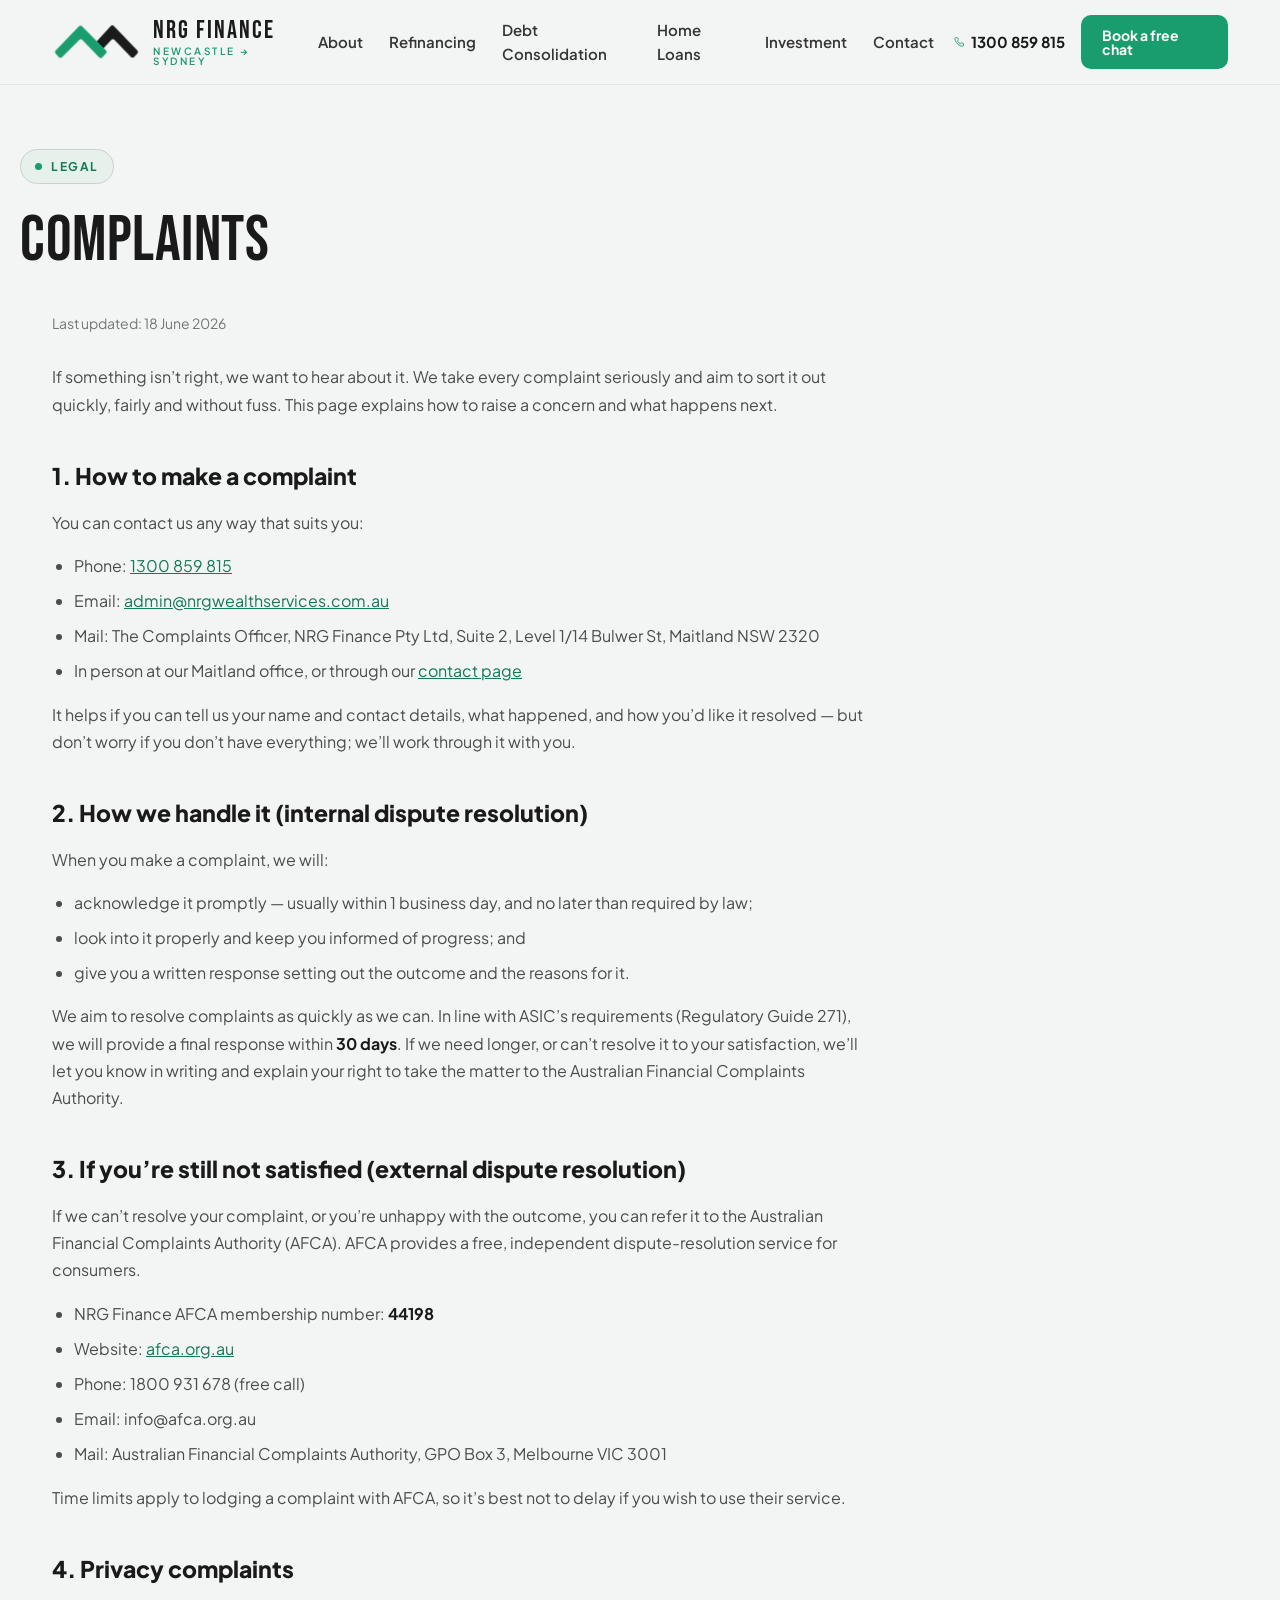
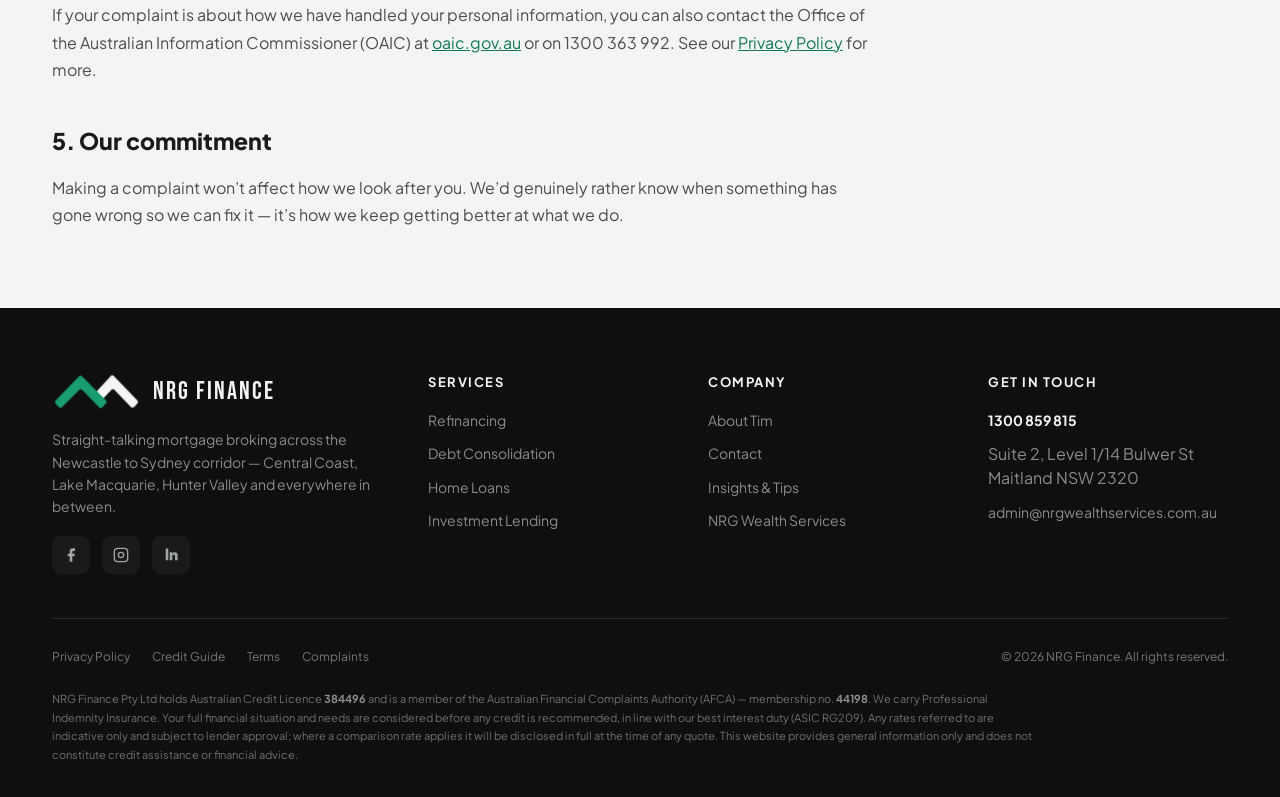
<file: complaints.html>
<!DOCTYPE html>
<html lang="en-AU">
<head>
  <meta charset="utf-8">
  <meta name="viewport" content="width=device-width, initial-scale=1">
  <title>Complaints | NRG Finance</title>
  <meta name="description" content="How to make a complaint to NRG Finance, our internal dispute-resolution process and timeframes, and how to escalate to the Australian Financial Complaints Authority (AFCA).">
  <link rel="canonical" href="https://www.nrgfinance.com.au/complaints.html">
  <meta name="theme-color" content="#1A1A1A">
  <meta property="og:type" content="website">
  <meta property="og:title" content="Complaints — NRG Finance">
  <meta property="og:description" content="How to raise a concern and how we resolve it, including AFCA.">
  <meta property="og:image" content="https://www.nrgfinance.com.au/assets/og-image.svg">
  <link rel="icon" href="assets/favicon.svg" type="image/svg+xml">
  <link rel="preconnect" href="https://fonts.googleapis.com">
  <link rel="preconnect" href="https://fonts.gstatic.com" crossorigin>
  <link href="https://fonts.googleapis.com/css2?family=Bebas+Neue&family=Plus+Jakarta+Sans:wght@400;500;600;700;800&display=swap" rel="stylesheet">
  <link rel="stylesheet" href="css/styles.css">
  <script defer src="js/main.js"></script>
</head>
<body id="top">
  <a class="skip-link" href="#main">Skip to content</a>

  <header class="site-header">
    <div class="site-header__inner">
      <a class="brand" href="index.html" aria-label="NRG Finance — home">
        <img class="brand__chev" src="assets/mark.png" width="322" height="137" alt="">
        <span class="brand__name">
          <span class="brand__word">NRG FINANCE</span>
          <span class="brand__tag">Newcastle &rarr; Sydney</span>
        </span>
      </a>
      <nav class="nav" aria-label="Primary">
        <a href="about.html">About</a>
        <a href="refinancing.html">Refinancing</a>
        <a href="debt-consolidation.html">Debt Consolidation</a>
        <a href="home-loans.html">Home Loans</a>
        <a href="investment.html">Investment</a>
        <a href="contact.html">Contact</a>
      </nav>
      <div class="header__actions">
        <a class="header__phone" href="tel:1300859815">
          <svg width="16" height="16" viewBox="0 0 24 24" fill="none" stroke="#1A9D6E" stroke-width="2" stroke-linecap="round" stroke-linejoin="round"><path d="M22 16.92v3a2 2 0 0 1-2.18 2 19.79 19.79 0 0 1-8.63-3.07 19.5 19.5 0 0 1-6-6 19.79 19.79 0 0 1-3.07-8.67A2 2 0 0 1 4.11 2h3a2 2 0 0 1 2 1.72c.13.81.36 1.6.7 2.34a2 2 0 0 1-.45 2.11L8.09 9.91a16 16 0 0 0 6 6l1.74-1.27a2 2 0 0 1 2.11-.45c.74.34 1.53.57 2.34.7A2 2 0 0 1 22 16.92z"/></svg>
          1300 859 815
        </a>
        <a class="btn btn--copper btn--sm" href="contact.html">Book a free chat</a>
        <button class="nav-toggle" aria-label="Menu" aria-expanded="false"><span></span></button>
      </div>
    </div>
  </header>

  <main id="main">

    <section class="page-hero container">
      <span class="badge"><span class="dot"></span>Legal</span>
      <h1 class="display h1" style="margin:26px 0 0;">Complaints</h1>
    </section>

    <section class="container" style="padding-bottom:80px;">
      <div class="legal prose">
        <p class="updated">Last updated: 18 June 2026</p>

        <p class="lead">If something isn&rsquo;t right, we want to hear about it. We take every complaint seriously and aim to sort it out quickly, fairly and without fuss. This page explains how to raise a concern and what happens next.</p>

        <h2>1. How to make a complaint</h2>
        <p>You can contact us any way that suits you:</p>
        <ul>
          <li>Phone: <a href="tel:1300859815">1300 859 815</a></li>
          <li>Email: <a href="mailto:admin@nrgwealthservices.com.au">admin@nrgwealthservices.com.au</a></li>
          <li>Mail: The Complaints Officer, NRG Finance Pty Ltd, Suite 2, Level 1/14 Bulwer St, Maitland NSW 2320</li>
          <li>In person at our Maitland office, or through our <a href="contact.html">contact page</a></li>
        </ul>
        <p>It helps if you can tell us your name and contact details, what happened, and how you&rsquo;d like it resolved &mdash; but don&rsquo;t worry if you don&rsquo;t have everything; we&rsquo;ll work through it with you.</p>

        <h2>2. How we handle it (internal dispute resolution)</h2>
        <p>When you make a complaint, we will:</p>
        <ul>
          <li>acknowledge it promptly &mdash; usually within 1 business day, and no later than required by law;</li>
          <li>look into it properly and keep you informed of progress; and</li>
          <li>give you a written response setting out the outcome and the reasons for it.</li>
        </ul>
        <p>We aim to resolve complaints as quickly as we can. In line with ASIC&rsquo;s requirements (Regulatory Guide 271), we will provide a final response within <strong>30 days</strong>. If we need longer, or can&rsquo;t resolve it to your satisfaction, we&rsquo;ll let you know in writing and explain your right to take the matter to the Australian Financial Complaints Authority.</p>

        <h2>3. If you&rsquo;re still not satisfied (external dispute resolution)</h2>
        <p>If we can&rsquo;t resolve your complaint, or you&rsquo;re unhappy with the outcome, you can refer it to the Australian Financial Complaints Authority (AFCA). AFCA provides a free, independent dispute-resolution service for consumers.</p>
        <ul>
          <li>NRG Finance AFCA membership number: <strong>44198</strong></li>
          <li>Website: <a href="https://www.afca.org.au" rel="noopener">afca.org.au</a></li>
          <li>Phone: 1800 931 678 (free call)</li>
          <li>Email: info@afca.org.au</li>
          <li>Mail: Australian Financial Complaints Authority, GPO Box 3, Melbourne VIC 3001</li>
        </ul>
        <p>Time limits apply to lodging a complaint with AFCA, so it&rsquo;s best not to delay if you wish to use their service.</p>

        <h2>4. Privacy complaints</h2>
        <p>If your complaint is about how we have handled your personal information, you can also contact the Office of the Australian Information Commissioner (OAIC) at <a href="https://www.oaic.gov.au" rel="noopener">oaic.gov.au</a> or on 1300 363 992. See our <a href="privacy.html">Privacy Policy</a> for more.</p>

        <h2>5. Our commitment</h2>
        <p>Making a complaint won&rsquo;t affect how we look after you. We&rsquo;d genuinely rather know when something has gone wrong so we can fix it &mdash; it&rsquo;s how we keep getting better at what we do.</p>
      </div>
    </section>

  </main>

  <footer class="site-footer">
    <div class="container" style="padding-top:64px; padding-bottom:32px;">
      <div class="site-footer__top">
        <div class="site-footer__brand">
          <div class="brand" style="margin-bottom:4px;">
            <img class="brand__chev" src="assets/mark-light.png" width="322" height="137" alt="">
            <span class="brand__word">NRG FINANCE</span>
          </div>
          <p class="site-footer__blurb">Straight-talking mortgage broking across the Newcastle to Sydney corridor &mdash; Central Coast, Lake Macquarie, Hunter Valley and everywhere in between.</p>
          <div class="social">
            <a href="#" aria-label="Facebook"><svg viewBox="0 0 24 24" fill="#A0A4A4"><path d="M18 2h-3a5 5 0 0 0-5 5v3H7v4h3v8h4v-8h3l1-4h-4V7a1 1 0 0 1 1-1h3z"/></svg></a>
            <a href="#" aria-label="Instagram"><svg viewBox="0 0 24 24" fill="none" stroke="#A0A4A4" stroke-width="2"><rect x="2" y="2" width="20" height="20" rx="5"/><circle cx="12" cy="12" r="4"/><line x1="17.5" y1="6.5" x2="17.5" y2="6.5"/></svg></a>
            <a href="#" aria-label="LinkedIn"><svg viewBox="0 0 24 24" fill="#A0A4A4"><path d="M4 4h4v16H4zM6 2a2 2 0 1 1 0 4 2 2 0 0 1 0-4zM10 8h4v2a4 4 0 0 1 4-2c3 0 4 2 4 5v7h-4v-6c0-1.5-.5-2.5-2-2.5s-2 1-2 2.5v6h-4z"/></svg></a>
          </div>
        </div>
        <div>
          <h5>Services</h5>
          <div class="site-footer__links">
            <a href="refinancing.html">Refinancing</a>
            <a href="debt-consolidation.html">Debt Consolidation</a>
            <a href="home-loans.html">Home Loans</a>
            <a href="investment.html">Investment Lending</a>
          </div>
        </div>
        <div>
          <h5>Company</h5>
          <div class="site-footer__links">
            <a href="about.html">About Tim</a>
            <a href="contact.html">Contact</a>
            <a href="#">Insights &amp; Tips</a>
            <a href="https://nrgwealthservices.com.au" rel="noopener">NRG Wealth Services</a>
          </div>
        </div>
        <div>
          <h5>Get in touch</h5>
          <div class="site-footer__links">
            <a href="tel:1300859815" style="color:#F3F4F4; font-weight:700;">1300 859 815</a>
            <span style="color:#888C8C; line-height:1.5;">Suite 2, Level 1/14 Bulwer St<br>Maitland NSW 2320</span>
            <a href="mailto:admin@nrgwealthservices.com.au">admin@nrgwealthservices.com.au</a>
          </div>
        </div>
      </div>
      <div class="site-footer__legal">
        <div style="display:flex; flex-wrap:wrap; gap:8px 22px;">
          <a href="privacy.html">Privacy Policy</a>
          <a href="credit-guide.html">Credit Guide</a>
          <a href="terms.html">Terms</a>
          <a href="complaints.html">Complaints</a>
        </div>
        <span>&copy; <span data-year>2026</span> NRG Finance. All rights reserved.</span>
      </div>
      <p class="compliance">
        NRG Finance Pty Ltd holds Australian Credit Licence <strong>384496</strong> and is a member of the Australian Financial Complaints Authority (AFCA) &mdash; membership no. <strong>44198</strong>. We carry Professional Indemnity Insurance. Your full financial situation and needs are considered before any credit is recommended, in line with our best interest duty (ASIC RG209). Any rates referred to are indicative only and subject to lender approval; where a comparison rate applies it will be disclosed in full at the time of any quote. This website provides general information only and does not constitute credit assistance or financial advice.
      </p>
    </div>
  </footer>

</body>
</html>
</file>
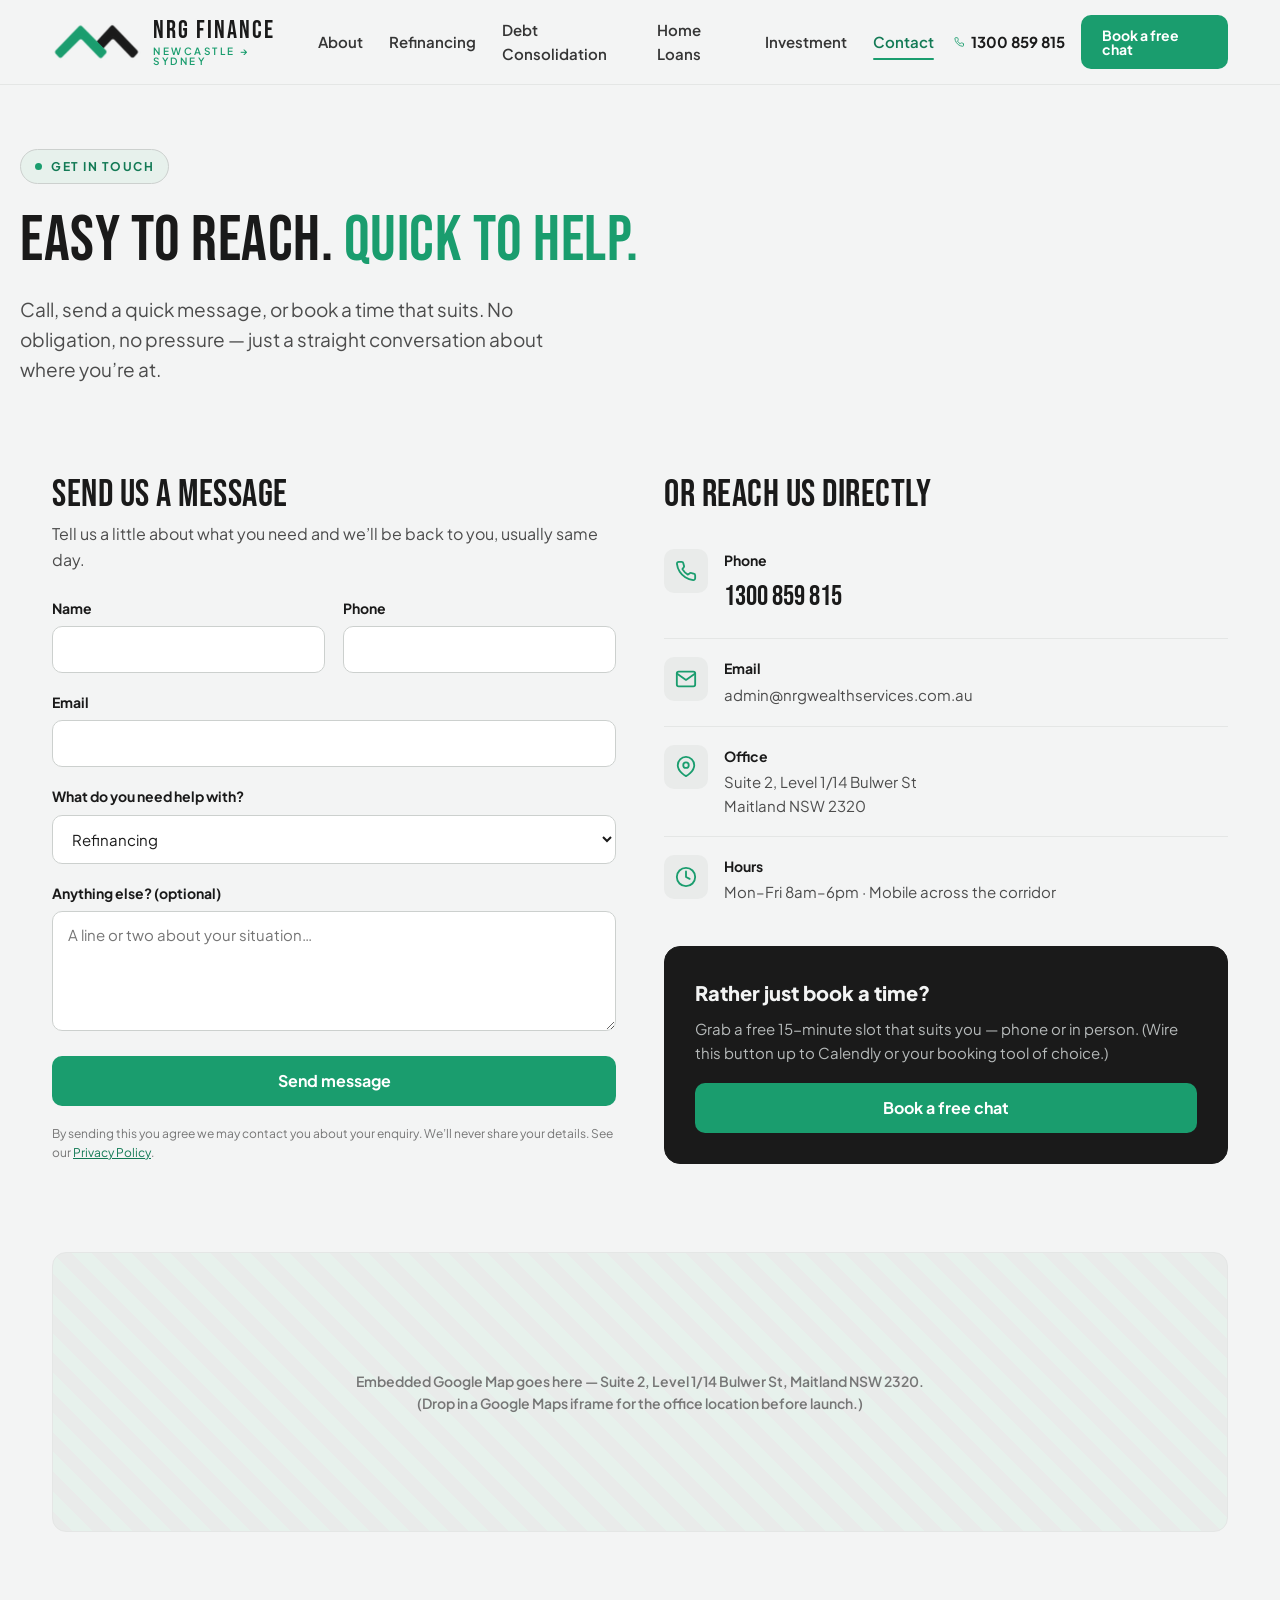
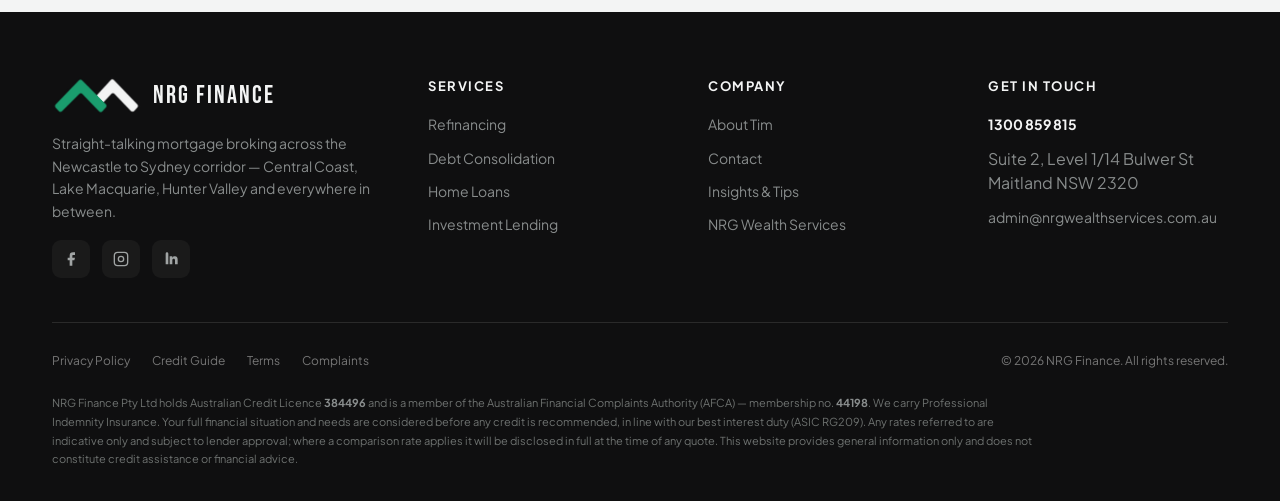
<file: contact.html>
<!DOCTYPE html>
<html lang="en-AU">
<head>
  <meta charset="utf-8">
  <meta name="viewport" content="width=device-width, initial-scale=1">
  <title>Contact | NRG Finance — Book a Free Chat, Newcastle to Sydney</title>
  <meta name="description" content="Get in touch with NRG Finance. Call 1300 859 815, send a quick message, or book a free, no-obligation chat. Maitland office and mobile across the Newcastle to Sydney corridor.">
  <link rel="canonical" href="https://www.nrgfinance.com.au/contact.html">
  <meta name="theme-color" content="#1A1A1A">
  <meta property="og:type" content="website">
  <meta property="og:title" content="Contact NRG Finance — Book a free chat">
  <meta property="og:description" content="Call, message or book online. No obligation, no pressure.">
  <meta property="og:image" content="https://www.nrgfinance.com.au/assets/og-image.svg">
  <link rel="icon" href="assets/favicon.svg" type="image/svg+xml">
  <link rel="preconnect" href="https://fonts.googleapis.com">
  <link rel="preconnect" href="https://fonts.gstatic.com" crossorigin>
  <link href="https://fonts.googleapis.com/css2?family=Bebas+Neue&family=Plus+Jakarta+Sans:wght@400;500;600;700;800&display=swap" rel="stylesheet">
  <link rel="stylesheet" href="css/styles.css">
  <script type="application/ld+json">
  {
    "@context": "https://schema.org",
    "@type": "ContactPage",
    "about": { "@type": "FinancialService", "name": "NRG Finance", "@id": "https://www.nrgfinance.com.au/#business" }
  }
  </script>
  <script defer src="js/main.js"></script>
</head>
<body id="top">
  <a class="skip-link" href="#main">Skip to content</a>

  <header class="site-header">
    <div class="site-header__inner">
      <a class="brand" href="index.html" aria-label="NRG Finance — home">
        <img class="brand__chev" src="assets/mark.png" width="322" height="137" alt="">
        <span class="brand__name">
          <span class="brand__word">NRG FINANCE</span>
          <span class="brand__tag">Newcastle &rarr; Sydney</span>
        </span>
      </a>
      <nav class="nav" aria-label="Primary">
        <a href="about.html">About</a>
        <a href="refinancing.html">Refinancing</a>
        <a href="debt-consolidation.html">Debt Consolidation</a>
        <a href="home-loans.html">Home Loans</a>
        <a href="investment.html">Investment</a>
        <a href="contact.html" aria-current="page">Contact</a>
      </nav>
      <div class="header__actions">
        <a class="header__phone" href="tel:1300859815">
          <svg width="16" height="16" viewBox="0 0 24 24" fill="none" stroke="#1A9D6E" stroke-width="2" stroke-linecap="round" stroke-linejoin="round"><path d="M22 16.92v3a2 2 0 0 1-2.18 2 19.79 19.79 0 0 1-8.63-3.07 19.5 19.5 0 0 1-6-6 19.79 19.79 0 0 1-3.07-8.67A2 2 0 0 1 4.11 2h3a2 2 0 0 1 2 1.72c.13.81.36 1.6.7 2.34a2 2 0 0 1-.45 2.11L8.09 9.91a16 16 0 0 0 6 6l1.74-1.27a2 2 0 0 1 2.11-.45c.74.34 1.53.57 2.34.7A2 2 0 0 1 22 16.92z"/></svg>
          1300 859 815
        </a>
        <a class="btn btn--copper btn--sm" href="#book">Book a free chat</a>
        <button class="nav-toggle" aria-label="Menu" aria-expanded="false"><span></span></button>
      </div>
    </div>
  </header>

  <main id="main">

    <!-- page hero -->
    <section class="page-hero container">
      <span class="badge"><span class="dot"></span>Get in touch</span>
      <h1 class="display h1" style="margin:26px 0 0; max-width:720px;">Easy to reach. <span class="copper">Quick to help.</span></h1>
      <p class="lead page-hero__lead measure-sm">Call, send a quick message, or book a time that suits. No obligation, no pressure &mdash; just a straight conversation about where you&rsquo;re at.</p>
    </section>

    <!-- contact grid -->
    <section class="container section" style="padding-top:32px;" aria-labelledby="form-title">
      <div class="contact__grid">
        <!-- form -->
        <div data-reveal>
          <h2 id="form-title" class="display h3" style="margin-bottom:8px;">Send us a message</h2>
          <p style="color:var(--text-2); margin:0 0 24px;">Tell us a little about what you need and we&rsquo;ll be back to you, usually same day.</p>
          <form class="form" data-contact-form novalidate>
            <div class="form__row">
              <div>
                <label for="name">Name</label>
                <input id="name" name="name" type="text" autocomplete="name" required>
              </div>
              <div>
                <label for="phone">Phone</label>
                <input id="phone" name="phone" type="tel" autocomplete="tel" required>
              </div>
            </div>
            <div>
              <label for="email">Email</label>
              <input id="email" name="email" type="email" autocomplete="email" required>
            </div>
            <div>
              <label for="topic">What do you need help with?</label>
              <select id="topic" name="topic">
                <option>Refinancing</option>
                <option>Debt Consolidation</option>
                <option>Home Loan</option>
                <option>Investment</option>
                <option>Other</option>
              </select>
            </div>
            <div>
              <label for="message">Anything else? (optional)</label>
              <textarea id="message" name="message" placeholder="A line or two about your situation…"></textarea>
            </div>
            <button class="btn btn--copper btn--block" type="submit">Send message</button>
            <p class="form__hint" data-form-status hidden tabindex="-1" role="status" style="background:var(--copper-wash); border:1px solid var(--border-2); padding:12px 14px; border-radius:10px; color:var(--ink);"></p>
            <p class="form__hint">By sending this you agree we may contact you about your enquiry. We&rsquo;ll never share your details. See our <a href="privacy.html" style="color:var(--copper-dark);">Privacy Policy</a>.</p>
          </form>
        </div>

        <!-- details -->
        <div data-reveal>
          <h2 class="display h3" style="margin-bottom:18px;">Or reach us directly</h2>

          <div class="contact-detail">
            <span class="contact-detail__icon"><svg width="22" height="22" viewBox="0 0 24 24" fill="none" stroke="currentColor" stroke-width="2" stroke-linecap="round" stroke-linejoin="round"><path d="M22 16.92v3a2 2 0 0 1-2.18 2 19.79 19.79 0 0 1-8.63-3.07 19.5 19.5 0 0 1-6-6 19.79 19.79 0 0 1-3.07-8.67A2 2 0 0 1 4.11 2h3a2 2 0 0 1 2 1.72c.13.81.36 1.6.7 2.34a2 2 0 0 1-.45 2.11L8.09 9.91a16 16 0 0 0 6 6l1.74-1.27a2 2 0 0 1 2.11-.45c.74.34 1.53.57 2.34.7A2 2 0 0 1 22 16.92z"/></svg></span>
            <div>
              <h4>Phone</h4>
              <a href="tel:1300859815" style="font-family:var(--display); font-size:28px; color:var(--ink);">1300 859 815</a>
            </div>
          </div>

          <div class="contact-detail">
            <span class="contact-detail__icon"><svg width="22" height="22" viewBox="0 0 24 24" fill="none" stroke="currentColor" stroke-width="2" stroke-linecap="round" stroke-linejoin="round"><path d="M4 4h16c1.1 0 2 .9 2 2v12c0 1.1-.9 2-2 2H4c-1.1 0-2-.9-2-2V6c0-1.1.9-2 2-2z"/><polyline points="22,6 12,13 2,6"/></svg></span>
            <div>
              <h4>Email</h4>
              <a href="mailto:admin@nrgwealthservices.com.au">admin@nrgwealthservices.com.au</a>
            </div>
          </div>

          <div class="contact-detail">
            <span class="contact-detail__icon"><svg width="22" height="22" viewBox="0 0 24 24" fill="none" stroke="currentColor" stroke-width="2" stroke-linecap="round" stroke-linejoin="round"><path d="M21 10c0 7-9 12-9 12s-9-5-9-12a9 9 0 0 1 18 0z"/><circle cx="12" cy="10" r="3"/></svg></span>
            <div>
              <h4>Office</h4>
              <p>Suite 2, Level 1/14 Bulwer St<br>Maitland NSW 2320</p>
            </div>
          </div>

          <div class="contact-detail" style="border-bottom:none;">
            <span class="contact-detail__icon"><svg width="22" height="22" viewBox="0 0 24 24" fill="none" stroke="currentColor" stroke-width="2" stroke-linecap="round" stroke-linejoin="round"><circle cx="12" cy="12" r="10"/><polyline points="12 6 12 12 16 14"/></svg></span>
            <div>
              <h4>Hours</h4>
              <p>Mon&ndash;Fri 8am&ndash;6pm &middot; Mobile across the corridor</p>
            </div>
          </div>

          <div id="book" class="card" style="margin-top:24px; background:var(--ink); border-color:var(--ink); color:var(--on-dark);">
            <h3 style="color:var(--on-dark); margin-bottom:8px;">Rather just book a time?</h3>
            <p style="color:var(--on-dark-2); margin-bottom:18px;">Grab a free 15-minute slot that suits you &mdash; phone or in person. (Wire this button up to Calendly or your booking tool of choice.)</p>
            <a class="btn btn--copper btn--block" href="#" rel="noopener">Book a free chat</a>
          </div>
        </div>
      </div>
    </section>

    <!-- map -->
    <section class="container" style="padding-bottom:80px;" aria-label="Office location">
      <div class="map-embed">
        Embedded Google Map goes here &mdash; Suite 2, Level 1/14 Bulwer St, Maitland NSW 2320.
        <br>(Drop in a Google Maps iframe for the office location before launch.)
      </div>
    </section>

  </main>

  <footer class="site-footer">
    <div class="container" style="padding-top:64px; padding-bottom:32px;">
      <div class="site-footer__top">
        <div class="site-footer__brand">
          <div class="brand" style="margin-bottom:4px;">
            <img class="brand__chev" src="assets/mark-light.png" width="322" height="137" alt="">
            <span class="brand__word">NRG FINANCE</span>
          </div>
          <p class="site-footer__blurb">Straight-talking mortgage broking across the Newcastle to Sydney corridor &mdash; Central Coast, Lake Macquarie, Hunter Valley and everywhere in between.</p>
          <div class="social">
            <a href="#" aria-label="Facebook"><svg viewBox="0 0 24 24" fill="#A0A4A4"><path d="M18 2h-3a5 5 0 0 0-5 5v3H7v4h3v8h4v-8h3l1-4h-4V7a1 1 0 0 1 1-1h3z"/></svg></a>
            <a href="#" aria-label="Instagram"><svg viewBox="0 0 24 24" fill="none" stroke="#A0A4A4" stroke-width="2"><rect x="2" y="2" width="20" height="20" rx="5"/><circle cx="12" cy="12" r="4"/><line x1="17.5" y1="6.5" x2="17.5" y2="6.5"/></svg></a>
            <a href="#" aria-label="LinkedIn"><svg viewBox="0 0 24 24" fill="#A0A4A4"><path d="M4 4h4v16H4zM6 2a2 2 0 1 1 0 4 2 2 0 0 1 0-4zM10 8h4v2a4 4 0 0 1 4-2c3 0 4 2 4 5v7h-4v-6c0-1.5-.5-2.5-2-2.5s-2 1-2 2.5v6h-4z"/></svg></a>
          </div>
        </div>
        <div>
          <h5>Services</h5>
          <div class="site-footer__links">
            <a href="refinancing.html">Refinancing</a>
            <a href="debt-consolidation.html">Debt Consolidation</a>
            <a href="home-loans.html">Home Loans</a>
            <a href="investment.html">Investment Lending</a>
          </div>
        </div>
        <div>
          <h5>Company</h5>
          <div class="site-footer__links">
            <a href="about.html">About Tim</a>
            <a href="contact.html">Contact</a>
            <a href="#">Insights &amp; Tips</a>
            <a href="https://nrgwealthservices.com.au" rel="noopener">NRG Wealth Services</a>
          </div>
        </div>
        <div>
          <h5>Get in touch</h5>
          <div class="site-footer__links">
            <a href="tel:1300859815" style="color:#F3F4F4; font-weight:700;">1300 859 815</a>
            <span style="color:#888C8C; line-height:1.5;">Suite 2, Level 1/14 Bulwer St<br>Maitland NSW 2320</span>
            <a href="mailto:admin@nrgwealthservices.com.au">admin@nrgwealthservices.com.au</a>
          </div>
        </div>
      </div>
      <div class="site-footer__legal">
        <div style="display:flex; flex-wrap:wrap; gap:8px 22px;">
          <a href="privacy.html">Privacy Policy</a>
          <a href="credit-guide.html">Credit Guide</a>
          <a href="terms.html">Terms</a>
          <a href="complaints.html">Complaints</a>
        </div>
        <span>&copy; <span data-year>2026</span> NRG Finance. All rights reserved.</span>
      </div>
      <p class="compliance">
        NRG Finance Pty Ltd holds Australian Credit Licence <strong>384496</strong> and is a member of the Australian Financial Complaints Authority (AFCA) &mdash; membership no. <strong>44198</strong>. We carry Professional Indemnity Insurance. Your full financial situation and needs are considered before any credit is recommended, in line with our best interest duty (ASIC RG209). Any rates referred to are indicative only and subject to lender approval; where a comparison rate applies it will be disclosed in full at the time of any quote. This website provides general information only and does not constitute credit assistance or financial advice.
      </p>
    </div>
  </footer>

</body>
</html>
</file>
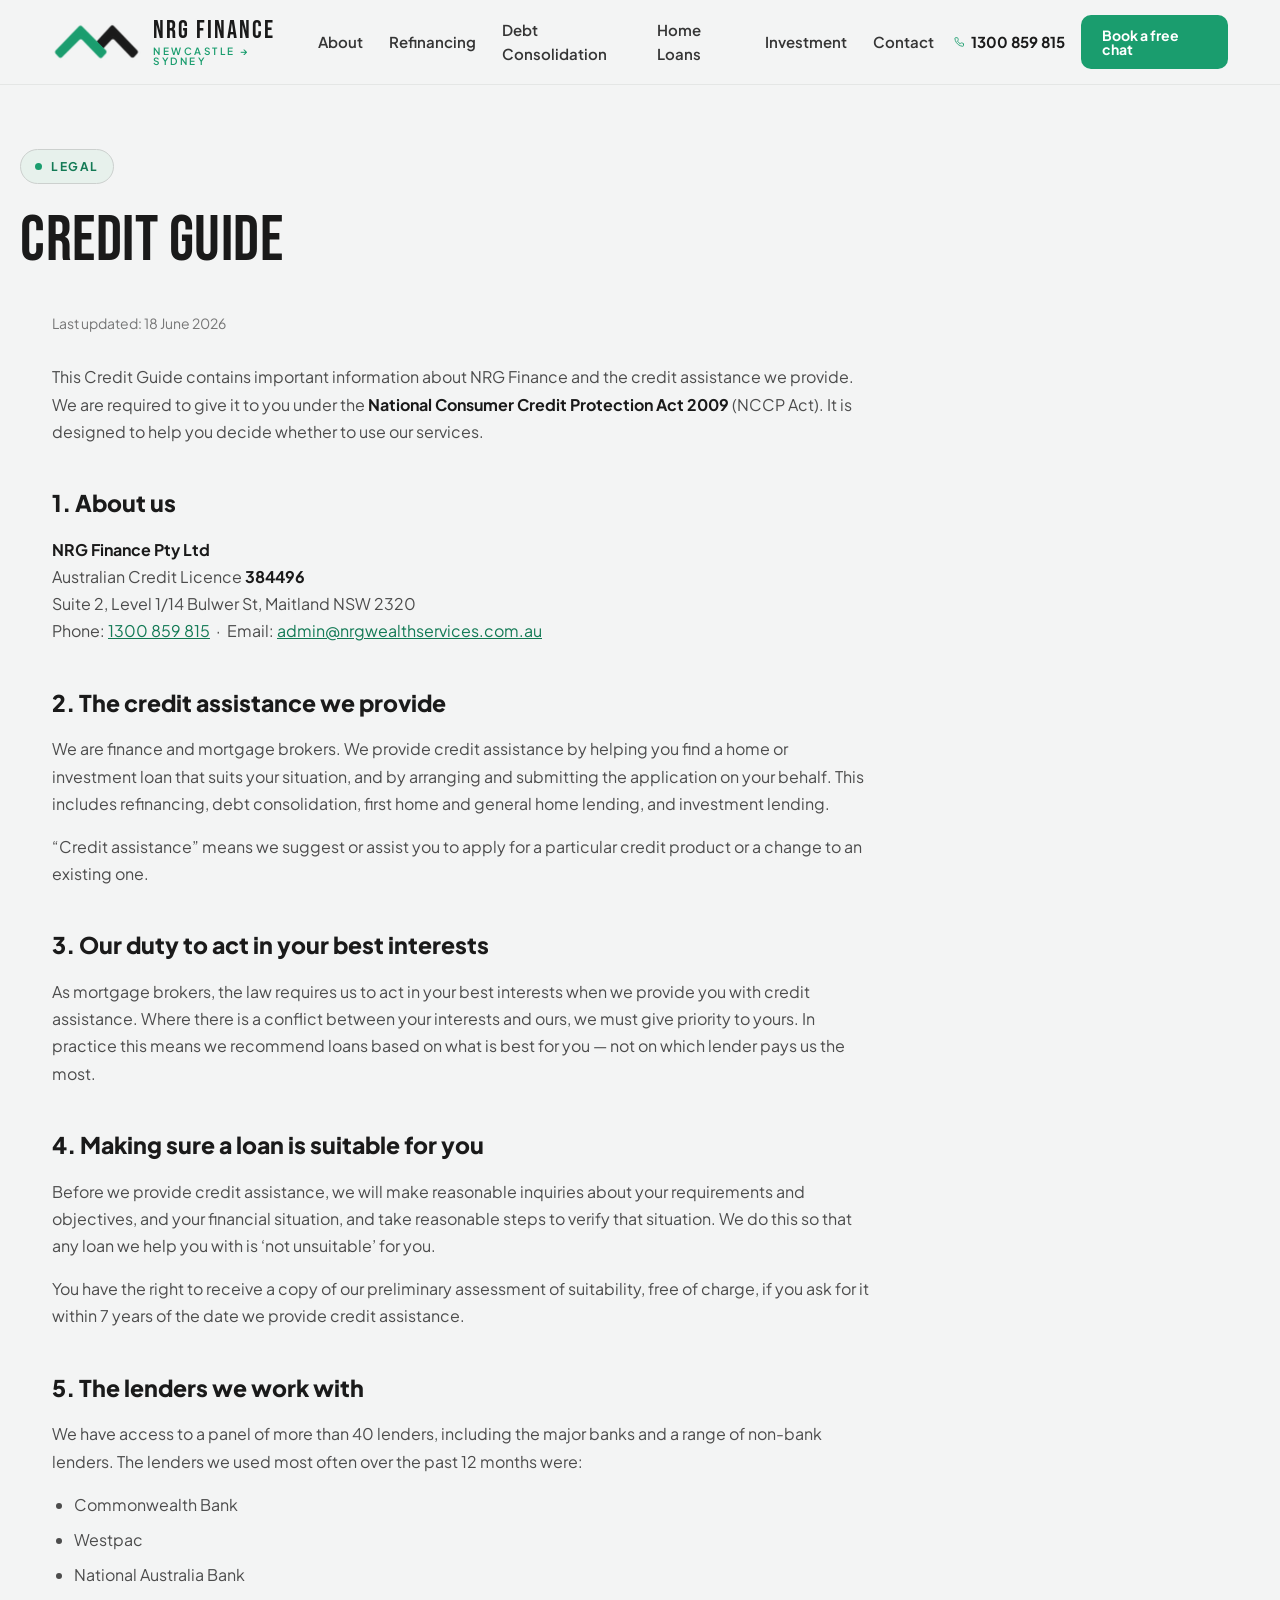
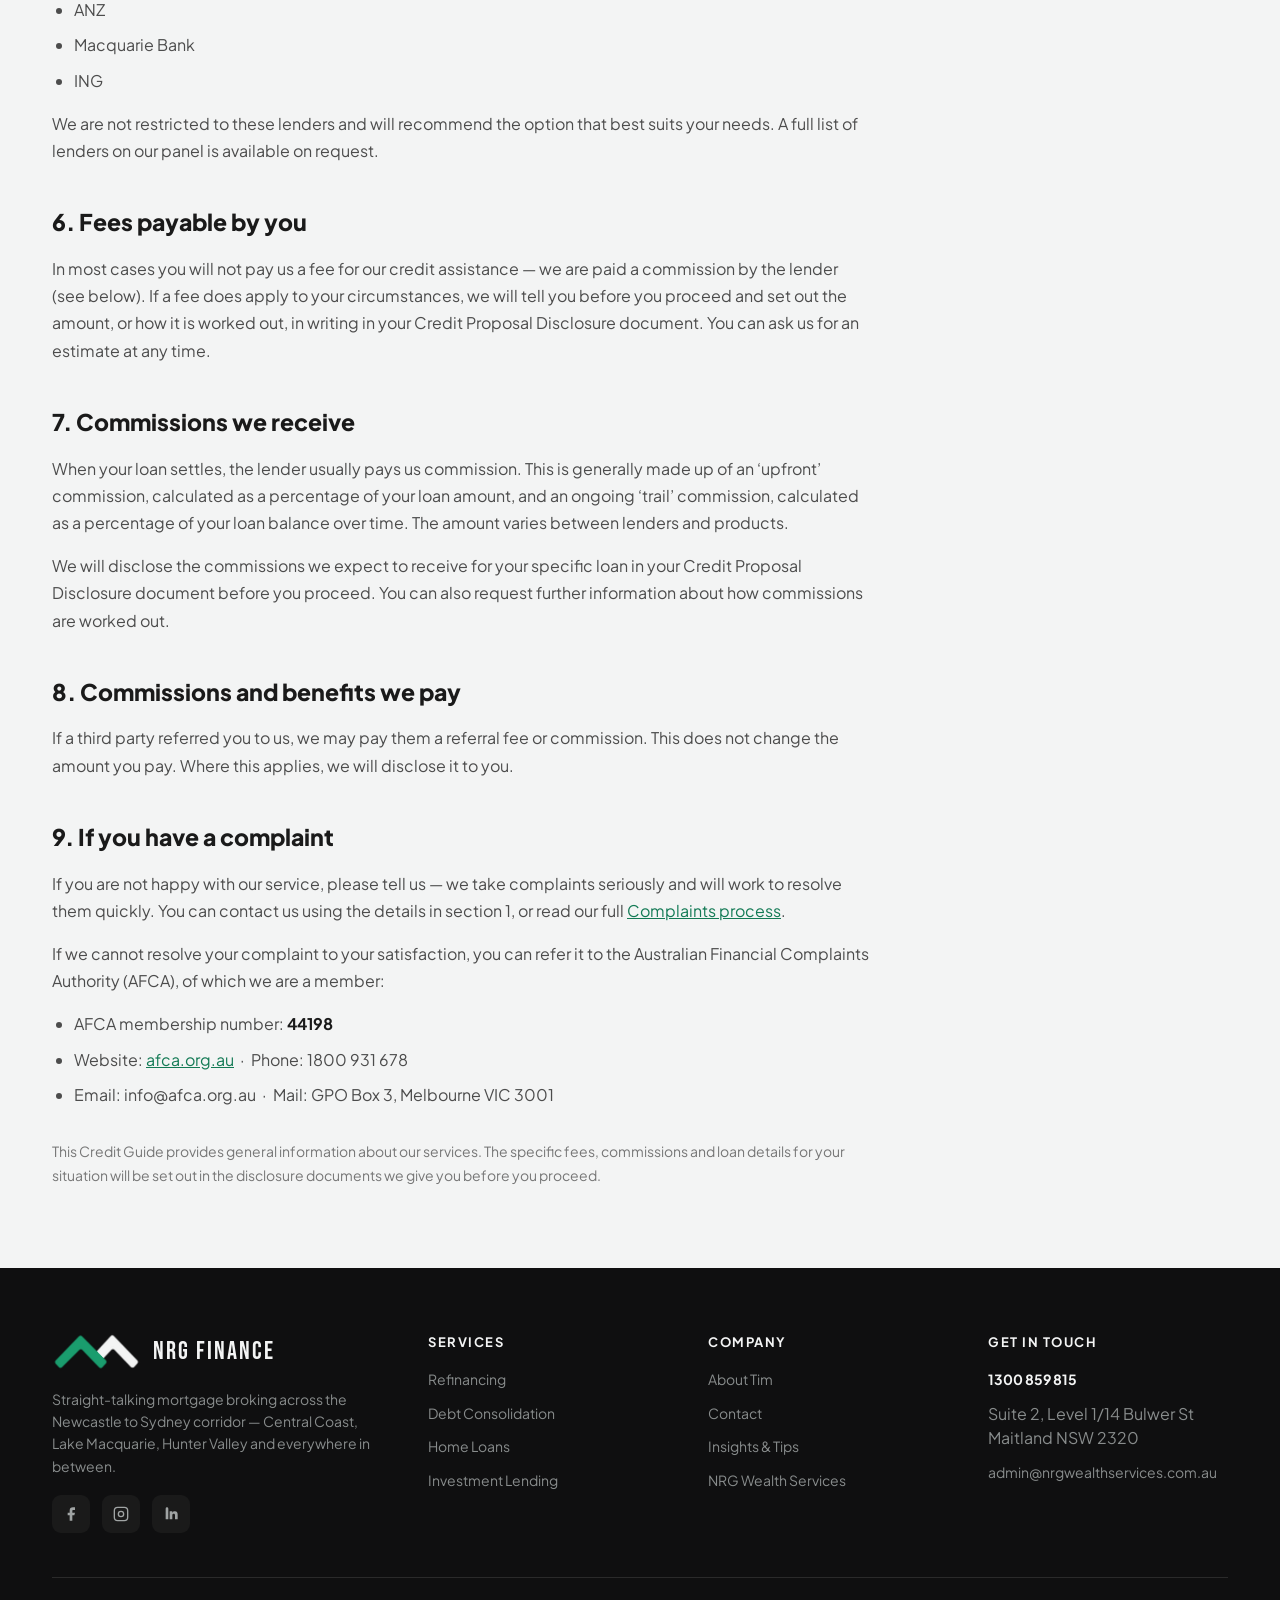
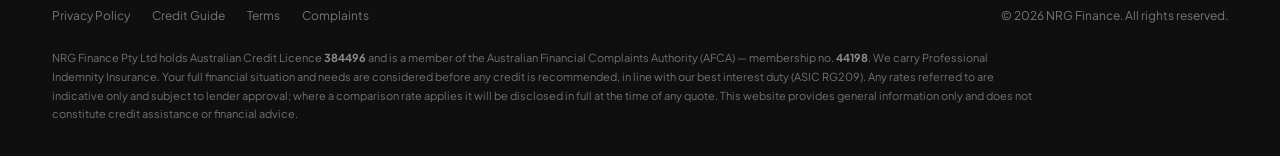
<file: credit-guide.html>
<!DOCTYPE html>
<html lang="en-AU">
<head>
  <meta charset="utf-8">
  <meta name="viewport" content="width=device-width, initial-scale=1">
  <title>Credit Guide | NRG Finance</title>
  <meta name="description" content="NRG Finance Credit Guide — information about our credit assistance, our best interests duty, the lenders we work with, fees, commissions and how to make a complaint.">
  <link rel="canonical" href="https://www.nrgfinance.com.au/credit-guide.html">
  <meta name="theme-color" content="#1A1A1A">
  <meta property="og:type" content="website">
  <meta property="og:title" content="Credit Guide — NRG Finance">
  <meta property="og:description" content="Important information about our credit assistance, fees, commissions and dispute resolution.">
  <meta property="og:image" content="https://www.nrgfinance.com.au/assets/og-image.svg">
  <link rel="icon" href="assets/favicon.svg" type="image/svg+xml">
  <link rel="preconnect" href="https://fonts.googleapis.com">
  <link rel="preconnect" href="https://fonts.gstatic.com" crossorigin>
  <link href="https://fonts.googleapis.com/css2?family=Bebas+Neue&family=Plus+Jakarta+Sans:wght@400;500;600;700;800&display=swap" rel="stylesheet">
  <link rel="stylesheet" href="css/styles.css">
  <script defer src="js/main.js"></script>
</head>
<body id="top">
  <a class="skip-link" href="#main">Skip to content</a>

  <header class="site-header">
    <div class="site-header__inner">
      <a class="brand" href="index.html" aria-label="NRG Finance — home">
        <img class="brand__chev" src="assets/mark.png" width="322" height="137" alt="">
        <span class="brand__name">
          <span class="brand__word">NRG FINANCE</span>
          <span class="brand__tag">Newcastle &rarr; Sydney</span>
        </span>
      </a>
      <nav class="nav" aria-label="Primary">
        <a href="about.html">About</a>
        <a href="refinancing.html">Refinancing</a>
        <a href="debt-consolidation.html">Debt Consolidation</a>
        <a href="home-loans.html">Home Loans</a>
        <a href="investment.html">Investment</a>
        <a href="contact.html">Contact</a>
      </nav>
      <div class="header__actions">
        <a class="header__phone" href="tel:1300859815">
          <svg width="16" height="16" viewBox="0 0 24 24" fill="none" stroke="#1A9D6E" stroke-width="2" stroke-linecap="round" stroke-linejoin="round"><path d="M22 16.92v3a2 2 0 0 1-2.18 2 19.79 19.79 0 0 1-8.63-3.07 19.5 19.5 0 0 1-6-6 19.79 19.79 0 0 1-3.07-8.67A2 2 0 0 1 4.11 2h3a2 2 0 0 1 2 1.72c.13.81.36 1.6.7 2.34a2 2 0 0 1-.45 2.11L8.09 9.91a16 16 0 0 0 6 6l1.74-1.27a2 2 0 0 1 2.11-.45c.74.34 1.53.57 2.34.7A2 2 0 0 1 22 16.92z"/></svg>
          1300 859 815
        </a>
        <a class="btn btn--copper btn--sm" href="contact.html">Book a free chat</a>
        <button class="nav-toggle" aria-label="Menu" aria-expanded="false"><span></span></button>
      </div>
    </div>
  </header>

  <main id="main">

    <section class="page-hero container">
      <span class="badge"><span class="dot"></span>Legal</span>
      <h1 class="display h1" style="margin:26px 0 0;">Credit Guide</h1>
    </section>

    <section class="container" style="padding-bottom:80px;">
      <div class="legal prose">
        <p class="updated">Last updated: 18 June 2026</p>

        <p class="lead">This Credit Guide contains important information about NRG Finance and the credit assistance we provide. We are required to give it to you under the <em>National Consumer Credit Protection Act 2009</em> (NCCP Act). It is designed to help you decide whether to use our services.</p>

        <h2>1. About us</h2>
        <p>
          <strong>NRG Finance Pty Ltd</strong><br>
          Australian Credit Licence <strong>384496</strong><br>
          Suite 2, Level 1/14 Bulwer St, Maitland NSW 2320<br>
          Phone: <a href="tel:1300859815">1300 859 815</a> &nbsp;&middot;&nbsp; Email: <a href="mailto:admin@nrgwealthservices.com.au">admin@nrgwealthservices.com.au</a>
        </p>

        <h2>2. The credit assistance we provide</h2>
        <p>We are finance and mortgage brokers. We provide credit assistance by helping you find a home or investment loan that suits your situation, and by arranging and submitting the application on your behalf. This includes refinancing, debt consolidation, first home and general home lending, and investment lending.</p>
        <p>&ldquo;Credit assistance&rdquo; means we suggest or assist you to apply for a particular credit product or a change to an existing one.</p>

        <h2>3. Our duty to act in your best interests</h2>
        <p>As mortgage brokers, the law requires us to act in your best interests when we provide you with credit assistance. Where there is a conflict between your interests and ours, we must give priority to yours. In practice this means we recommend loans based on what is best for you &mdash; not on which lender pays us the most.</p>

        <h2>4. Making sure a loan is suitable for you</h2>
        <p>Before we provide credit assistance, we will make reasonable inquiries about your requirements and objectives, and your financial situation, and take reasonable steps to verify that situation. We do this so that any loan we help you with is &lsquo;not unsuitable&rsquo; for you.</p>
        <p>You have the right to receive a copy of our preliminary assessment of suitability, free of charge, if you ask for it within 7 years of the date we provide credit assistance.</p>

        <h2>5. The lenders we work with</h2>
        <p>We have access to a panel of more than 40 lenders, including the major banks and a range of non-bank lenders. The lenders we used most often over the past 12 months were:</p>
        <ul>
          <li>Commonwealth Bank</li>
          <li>Westpac</li>
          <li>National Australia Bank</li>
          <li>ANZ</li>
          <li>Macquarie Bank</li>
          <li>ING</li>
        </ul>
        <p>We are not restricted to these lenders and will recommend the option that best suits your needs. A full list of lenders on our panel is available on request.</p>

        <h2>6. Fees payable by you</h2>
        <p>In most cases you will not pay us a fee for our credit assistance &mdash; we are paid a commission by the lender (see below). If a fee does apply to your circumstances, we will tell you before you proceed and set out the amount, or how it is worked out, in writing in your Credit Proposal Disclosure document. You can ask us for an estimate at any time.</p>

        <h2>7. Commissions we receive</h2>
        <p>When your loan settles, the lender usually pays us commission. This is generally made up of an &lsquo;upfront&rsquo; commission, calculated as a percentage of your loan amount, and an ongoing &lsquo;trail&rsquo; commission, calculated as a percentage of your loan balance over time. The amount varies between lenders and products.</p>
        <p>We will disclose the commissions we expect to receive for your specific loan in your Credit Proposal Disclosure document before you proceed. You can also request further information about how commissions are worked out.</p>

        <h2>8. Commissions and benefits we pay</h2>
        <p>If a third party referred you to us, we may pay them a referral fee or commission. This does not change the amount you pay. Where this applies, we will disclose it to you.</p>

        <h2>9. If you have a complaint</h2>
        <p>If you are not happy with our service, please tell us &mdash; we take complaints seriously and will work to resolve them quickly. You can contact us using the details in section 1, or read our full <a href="complaints.html">Complaints process</a>.</p>
        <p>If we cannot resolve your complaint to your satisfaction, you can refer it to the Australian Financial Complaints Authority (AFCA), of which we are a member:</p>
        <ul>
          <li>AFCA membership number: <strong>44198</strong></li>
          <li>Website: <a href="https://www.afca.org.au" rel="noopener">afca.org.au</a> &nbsp;&middot;&nbsp; Phone: 1800 931 678</li>
          <li>Email: info@afca.org.au &nbsp;&middot;&nbsp; Mail: GPO Box 3, Melbourne VIC 3001</li>
        </ul>

        <p style="font-size:14px; color:var(--muted); margin-top:32px;">This Credit Guide provides general information about our services. The specific fees, commissions and loan details for your situation will be set out in the disclosure documents we give you before you proceed.</p>
      </div>
    </section>

  </main>

  <footer class="site-footer">
    <div class="container" style="padding-top:64px; padding-bottom:32px;">
      <div class="site-footer__top">
        <div class="site-footer__brand">
          <div class="brand" style="margin-bottom:4px;">
            <img class="brand__chev" src="assets/mark-light.png" width="322" height="137" alt="">
            <span class="brand__word">NRG FINANCE</span>
          </div>
          <p class="site-footer__blurb">Straight-talking mortgage broking across the Newcastle to Sydney corridor &mdash; Central Coast, Lake Macquarie, Hunter Valley and everywhere in between.</p>
          <div class="social">
            <a href="#" aria-label="Facebook"><svg viewBox="0 0 24 24" fill="#A0A4A4"><path d="M18 2h-3a5 5 0 0 0-5 5v3H7v4h3v8h4v-8h3l1-4h-4V7a1 1 0 0 1 1-1h3z"/></svg></a>
            <a href="#" aria-label="Instagram"><svg viewBox="0 0 24 24" fill="none" stroke="#A0A4A4" stroke-width="2"><rect x="2" y="2" width="20" height="20" rx="5"/><circle cx="12" cy="12" r="4"/><line x1="17.5" y1="6.5" x2="17.5" y2="6.5"/></svg></a>
            <a href="#" aria-label="LinkedIn"><svg viewBox="0 0 24 24" fill="#A0A4A4"><path d="M4 4h4v16H4zM6 2a2 2 0 1 1 0 4 2 2 0 0 1 0-4zM10 8h4v2a4 4 0 0 1 4-2c3 0 4 2 4 5v7h-4v-6c0-1.5-.5-2.5-2-2.5s-2 1-2 2.5v6h-4z"/></svg></a>
          </div>
        </div>
        <div>
          <h5>Services</h5>
          <div class="site-footer__links">
            <a href="refinancing.html">Refinancing</a>
            <a href="debt-consolidation.html">Debt Consolidation</a>
            <a href="home-loans.html">Home Loans</a>
            <a href="investment.html">Investment Lending</a>
          </div>
        </div>
        <div>
          <h5>Company</h5>
          <div class="site-footer__links">
            <a href="about.html">About Tim</a>
            <a href="contact.html">Contact</a>
            <a href="#">Insights &amp; Tips</a>
            <a href="https://nrgwealthservices.com.au" rel="noopener">NRG Wealth Services</a>
          </div>
        </div>
        <div>
          <h5>Get in touch</h5>
          <div class="site-footer__links">
            <a href="tel:1300859815" style="color:#F3F4F4; font-weight:700;">1300 859 815</a>
            <span style="color:#888C8C; line-height:1.5;">Suite 2, Level 1/14 Bulwer St<br>Maitland NSW 2320</span>
            <a href="mailto:admin@nrgwealthservices.com.au">admin@nrgwealthservices.com.au</a>
          </div>
        </div>
      </div>
      <div class="site-footer__legal">
        <div style="display:flex; flex-wrap:wrap; gap:8px 22px;">
          <a href="privacy.html">Privacy Policy</a>
          <a href="credit-guide.html">Credit Guide</a>
          <a href="terms.html">Terms</a>
          <a href="complaints.html">Complaints</a>
        </div>
        <span>&copy; <span data-year>2026</span> NRG Finance. All rights reserved.</span>
      </div>
      <p class="compliance">
        NRG Finance Pty Ltd holds Australian Credit Licence <strong>384496</strong> and is a member of the Australian Financial Complaints Authority (AFCA) &mdash; membership no. <strong>44198</strong>. We carry Professional Indemnity Insurance. Your full financial situation and needs are considered before any credit is recommended, in line with our best interest duty (ASIC RG209). Any rates referred to are indicative only and subject to lender approval; where a comparison rate applies it will be disclosed in full at the time of any quote. This website provides general information only and does not constitute credit assistance or financial advice.
      </p>
    </div>
  </footer>

</body>
</html>
</file>
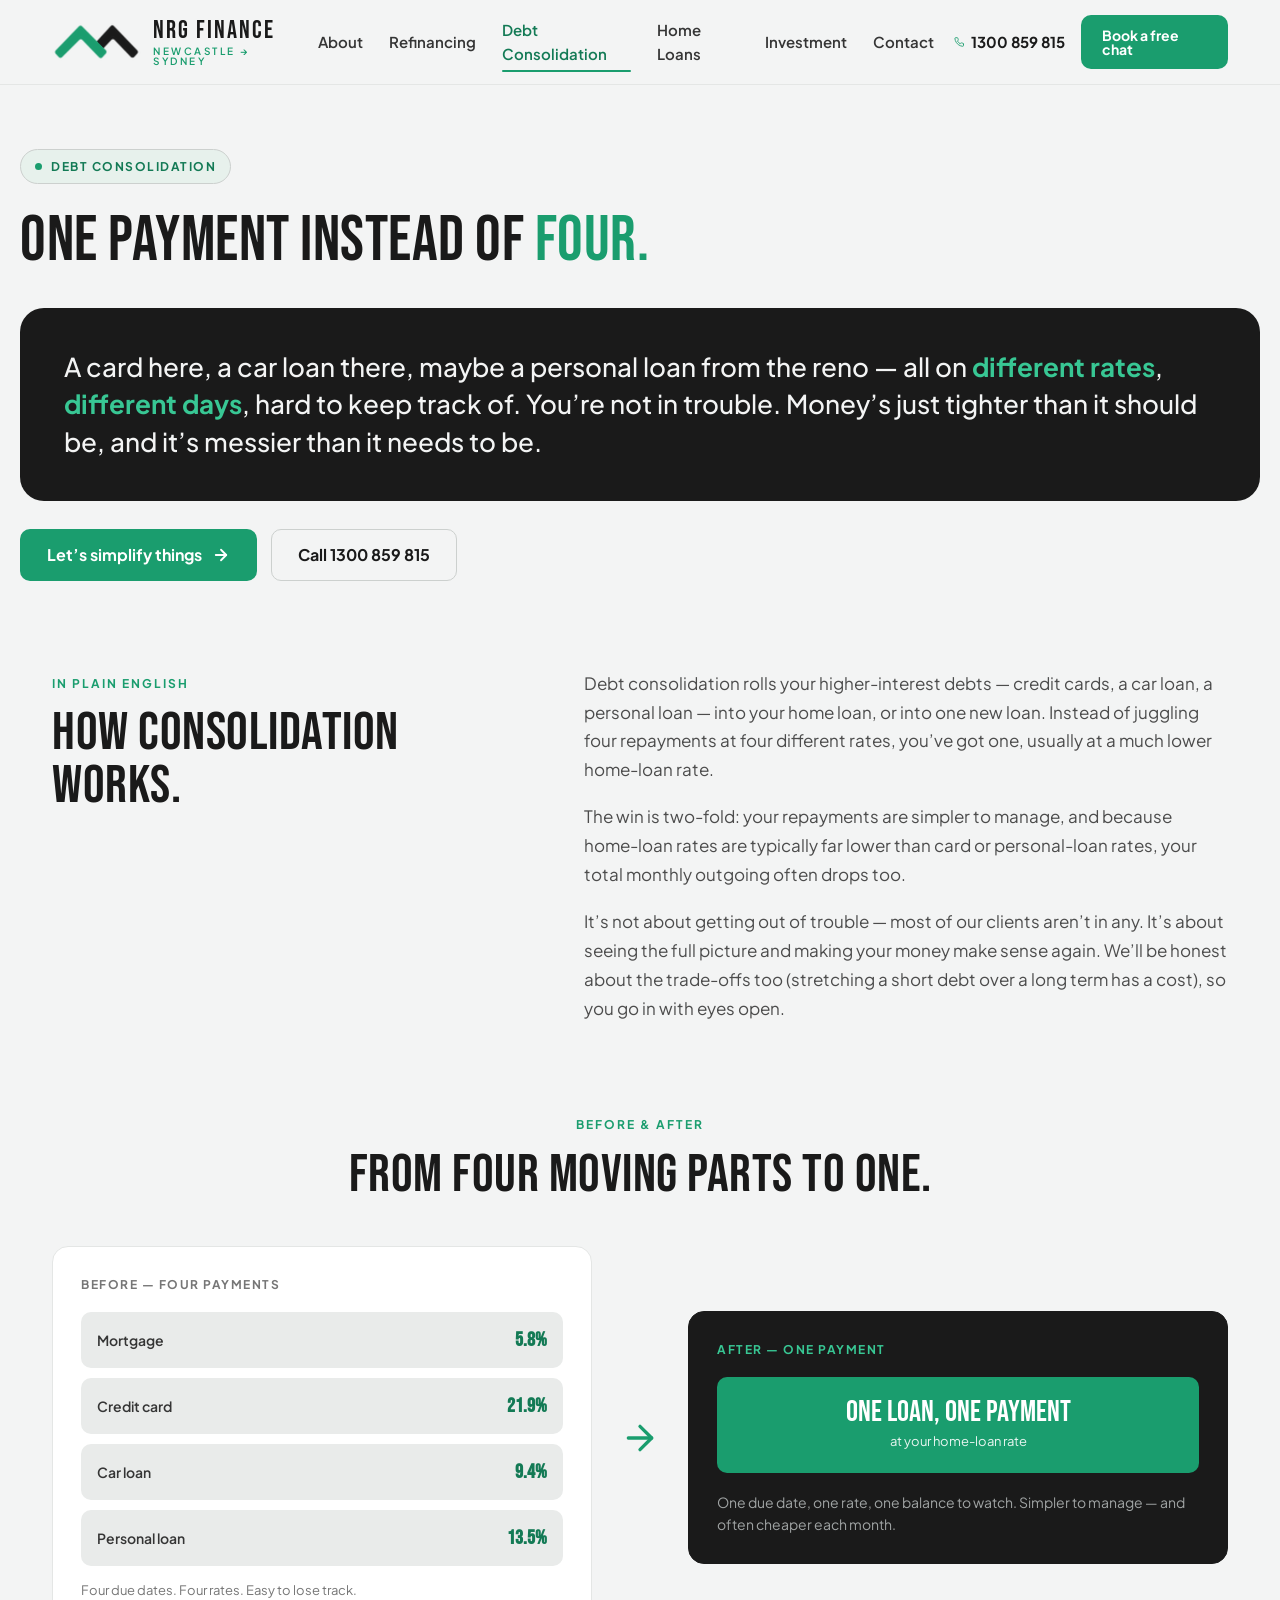
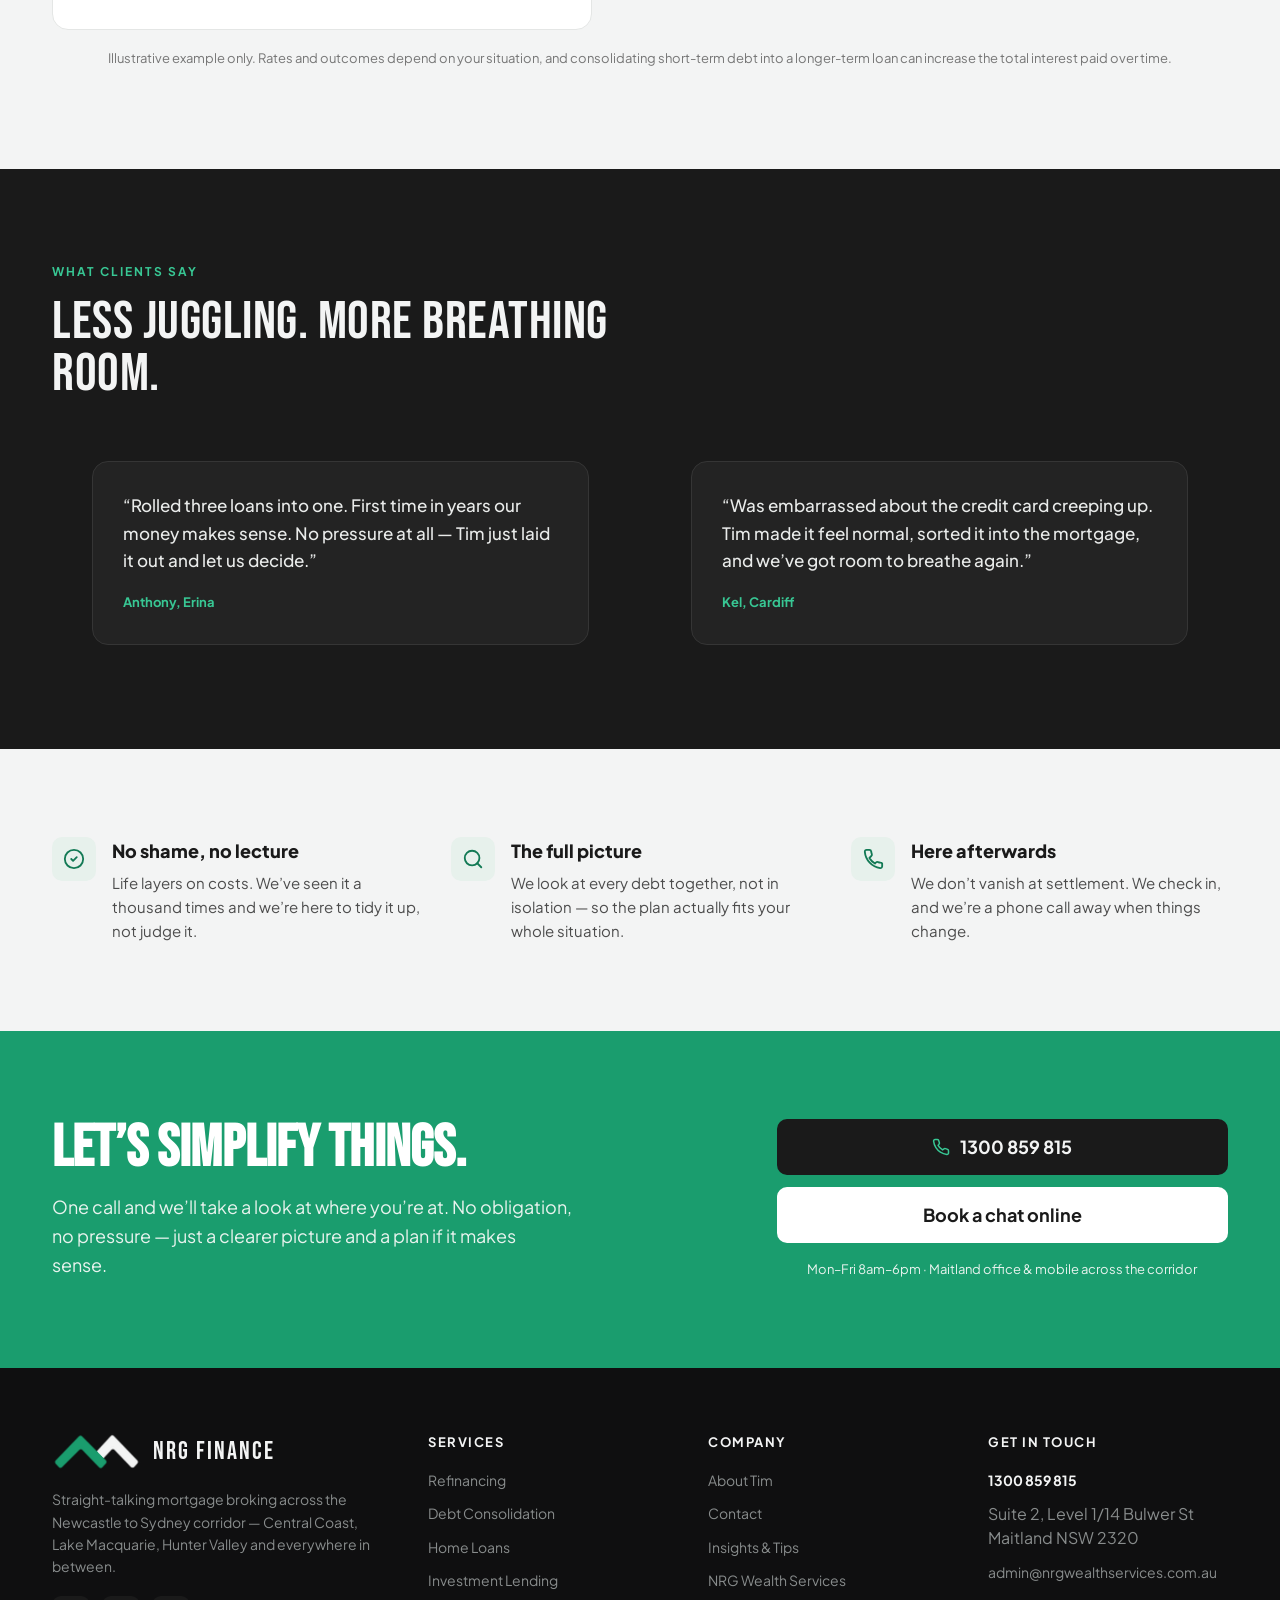
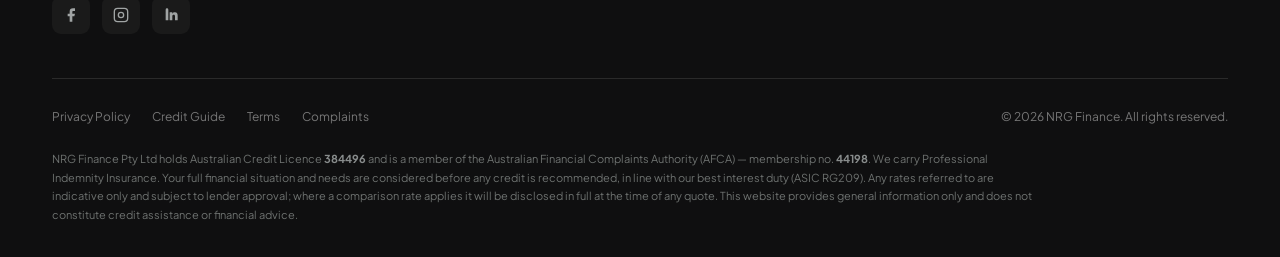
<file: debt-consolidation.html>
<!DOCTYPE html>
<html lang="en-AU">
<head>
  <meta charset="utf-8">
  <meta name="viewport" content="width=device-width, initial-scale=1">
  <title>Debt Consolidation | NRG Finance — One Payment Instead of Four</title>
  <meta name="description" content="Card, car loan, personal loan and mortgage all pulling in different directions? Roll them into one manageable payment. No shame, no pressure — just a clearer picture. Local broker, Newcastle to Sydney.">
  <link rel="canonical" href="https://www.nrgfinance.com.au/debt-consolidation.html">
  <meta name="theme-color" content="#1A1A1A">
  <meta property="og:type" content="website">
  <meta property="og:title" content="Debt Consolidation — One payment instead of four">
  <meta property="og:description" content="Simplify multiple debts into a single, manageable payment. See the full picture with a local broker.">
  <meta property="og:image" content="https://www.nrgfinance.com.au/assets/og-image.svg">
  <link rel="icon" href="assets/favicon.svg" type="image/svg+xml">
  <link rel="preconnect" href="https://fonts.googleapis.com">
  <link rel="preconnect" href="https://fonts.gstatic.com" crossorigin>
  <link href="https://fonts.googleapis.com/css2?family=Bebas+Neue&family=Plus+Jakarta+Sans:wght@400;500;600;700;800&display=swap" rel="stylesheet">
  <link rel="stylesheet" href="css/styles.css">
  <script type="application/ld+json">
  {
    "@context": "https://schema.org",
    "@type": "Service",
    "serviceType": "Debt consolidation",
    "provider": { "@type": "FinancialService", "name": "NRG Finance", "@id": "https://www.nrgfinance.com.au/#business" },
    "areaServed": "Newcastle to Sydney corridor, NSW",
    "description": "Consolidating multiple debts — credit cards, car loans, personal loans — into a single home loan repayment to simplify your finances."
  }
  </script>
  <script defer src="js/main.js"></script>
</head>
<body id="top">
  <a class="skip-link" href="#main">Skip to content</a>

  <header class="site-header">
    <div class="site-header__inner">
      <a class="brand" href="index.html" aria-label="NRG Finance — home">
        <img class="brand__chev" src="assets/mark.png" width="322" height="137" alt="">
        <span class="brand__name">
          <span class="brand__word">NRG FINANCE</span>
          <span class="brand__tag">Newcastle &rarr; Sydney</span>
        </span>
      </a>
      <nav class="nav" aria-label="Primary">
        <a href="about.html">About</a>
        <a href="refinancing.html">Refinancing</a>
        <a href="debt-consolidation.html" aria-current="page">Debt Consolidation</a>
        <a href="home-loans.html">Home Loans</a>
        <a href="investment.html">Investment</a>
        <a href="contact.html">Contact</a>
      </nav>
      <div class="header__actions">
        <a class="header__phone" href="tel:1300859815">
          <svg width="16" height="16" viewBox="0 0 24 24" fill="none" stroke="#1A9D6E" stroke-width="2" stroke-linecap="round" stroke-linejoin="round"><path d="M22 16.92v3a2 2 0 0 1-2.18 2 19.79 19.79 0 0 1-8.63-3.07 19.5 19.5 0 0 1-6-6 19.79 19.79 0 0 1-3.07-8.67A2 2 0 0 1 4.11 2h3a2 2 0 0 1 2 1.72c.13.81.36 1.6.7 2.34a2 2 0 0 1-.45 2.11L8.09 9.91a16 16 0 0 0 6 6l1.74-1.27a2 2 0 0 1 2.11-.45c.74.34 1.53.57 2.34.7A2 2 0 0 1 22 16.92z"/></svg>
          1300 859 815
        </a>
        <a class="btn btn--copper btn--sm" href="contact.html">Book a free chat</a>
        <button class="nav-toggle" aria-label="Menu" aria-expanded="false"><span></span></button>
      </div>
    </div>
  </header>

  <main id="main">

    <!-- page hero + scenario -->
    <section class="page-hero container">
      <span class="badge"><span class="dot"></span>Debt Consolidation</span>
      <h1 class="display h1" style="margin:26px 0 0; max-width:780px;">One payment instead of <span class="copper">four.</span></h1>
      <div class="scenario" style="margin-top:36px;">
        A card here, a car loan there, maybe a personal loan from the reno &mdash; all on <strong>different rates</strong>, <strong>different days</strong>, hard to keep track of. You&rsquo;re not in trouble. Money&rsquo;s just tighter than it should be, and it&rsquo;s messier than it needs to be.
      </div>
      <div style="display:flex; flex-wrap:wrap; gap:14px; margin-top:28px;">
        <a class="btn btn--copper" href="contact.html">Let&rsquo;s simplify things
          <svg width="18" height="18" viewBox="0 0 24 24" fill="none" stroke="#fff" stroke-width="2.4" stroke-linecap="round" stroke-linejoin="round"><line x1="5" y1="12" x2="19" y2="12"/><polyline points="12 5 19 12 12 19"/></svg>
        </a>
        <a class="btn btn--outline" href="tel:1300859815">Call 1300 859 815</a>
      </div>
    </section>

    <!-- how it works -->
    <section class="container section" style="padding-top:48px;" aria-labelledby="how-title">
      <div class="split">
        <div data-reveal>
          <span class="eyebrow">In plain English</span>
          <h2 id="how-title" class="display h2">How consolidation works.</h2>
        </div>
        <div class="prose" data-reveal>
          <p>Debt consolidation rolls your higher-interest debts &mdash; credit cards, a car loan, a personal loan &mdash; into your home loan, or into one new loan. Instead of juggling four repayments at four different rates, you&rsquo;ve got one, usually at a much lower home-loan rate.</p>
          <p>The win is two-fold: your repayments are simpler to manage, and because home-loan rates are typically far lower than card or personal-loan rates, your total monthly outgoing often drops too.</p>
          <p>It&rsquo;s not about getting out of trouble &mdash; most of our clients aren&rsquo;t in any. It&rsquo;s about seeing the full picture and making your money make sense again. We&rsquo;ll be honest about the trade-offs too (stretching a short debt over a long term has a cost), so you go in with eyes open.</p>
        </div>
      </div>
    </section>

    <!-- before / after -->
    <section class="container section" style="padding-top:0;" aria-labelledby="ba-title">
      <div class="section-head section-head--center">
        <span class="eyebrow">Before &amp; after</span>
        <h2 id="ba-title" class="display h2">From four moving parts to one.</h2>
      </div>
      <div class="ba">
        <div class="ba__col">
          <p class="ba__tag">Before &mdash; four payments</p>
          <div class="ba__item"><span>Mortgage</span><span>5.8%</span></div>
          <div class="ba__item"><span>Credit card</span><span>21.9%</span></div>
          <div class="ba__item"><span>Car loan</span><span>9.4%</span></div>
          <div class="ba__item"><span>Personal loan</span><span>13.5%</span></div>
          <p style="font-size:13px; color:var(--muted); margin:14px 0 0;">Four due dates. Four rates. Easy to lose track.</p>
        </div>
        <div class="ba__arrow" aria-hidden="true">
          <svg viewBox="0 0 24 24" fill="none" stroke="currentColor" stroke-width="2" stroke-linecap="round" stroke-linejoin="round"><line x1="5" y1="12" x2="19" y2="12"/><polyline points="12 5 19 12 12 19"/></svg>
        </div>
        <div class="ba__col ba__col--after">
          <p class="ba__tag">After &mdash; one payment</p>
          <div class="ba__one">
            <span class="big">One loan, one payment</span>
            <span style="font-size:13px; opacity:0.9;">at your home-loan rate</span>
          </div>
          <p style="font-size:14px; color:var(--on-dark-3); margin:18px 0 0; line-height:1.6;">One due date, one rate, one balance to watch. Simpler to manage &mdash; and often cheaper each month.</p>
        </div>
      </div>
      <p class="center" style="font-size:13px; color:var(--muted); margin-top:18px;">Illustrative example only. Rates and outcomes depend on your situation, and consolidating short-term debt into a longer-term loan can increase the total interest paid over time.</p>
    </section>

    <!-- testimonials -->
    <section class="dark" aria-label="Client reviews">
      <div class="container section">
        <div class="section-head">
          <span class="eyebrow eyebrow--light">What clients say</span>
          <h2 class="display h2">Less juggling. More breathing room.</h2>
        </div>
        <div class="grid grid--2">
          <blockquote class="card" style="background:#232323; border-color:#353535;">
            <p style="font-size:17px; line-height:1.6; color:#E9EBEA; font-weight:500; margin:0 0 14px;">&ldquo;Rolled three loans into one. First time in years our money makes sense. No pressure at all &mdash; Tim just laid it out and let us decide.&rdquo;</p>
            <cite style="font-size:13px; font-weight:700; color:var(--copper-light); font-style:normal;">Anthony, Erina</cite>
          </blockquote>
          <blockquote class="card" style="background:#232323; border-color:#353535;">
            <p style="font-size:17px; line-height:1.6; color:#E9EBEA; font-weight:500; margin:0 0 14px;">&ldquo;Was embarrassed about the credit card creeping up. Tim made it feel normal, sorted it into the mortgage, and we&rsquo;ve got room to breathe again.&rdquo;</p>
            <cite style="font-size:13px; font-weight:700; color:var(--copper-light); font-style:normal;">Kel, Cardiff</cite>
          </blockquote>
        </div>
      </div>
    </section>

    <!-- reassurance row -->
    <section class="container section" aria-label="What to expect">
      <div class="grid grid--3">
        <div class="feature">
          <span class="feature__icon"><svg width="22" height="22" viewBox="0 0 24 24" fill="none" stroke="currentColor" stroke-width="2" stroke-linecap="round" stroke-linejoin="round"><path d="M9 12l2 2 4-4"/><circle cx="12" cy="12" r="10"/></svg></span>
          <div>
            <h4>No shame, no lecture</h4>
            <p>Life layers on costs. We&rsquo;ve seen it a thousand times and we&rsquo;re here to tidy it up, not judge it.</p>
          </div>
        </div>
        <div class="feature">
          <span class="feature__icon"><svg width="22" height="22" viewBox="0 0 24 24" fill="none" stroke="currentColor" stroke-width="2" stroke-linecap="round" stroke-linejoin="round"><circle cx="11" cy="11" r="8"/><line x1="21" y1="21" x2="16.65" y2="16.65"/></svg></span>
          <div>
            <h4>The full picture</h4>
            <p>We look at every debt together, not in isolation &mdash; so the plan actually fits your whole situation.</p>
          </div>
        </div>
        <div class="feature">
          <span class="feature__icon"><svg width="22" height="22" viewBox="0 0 24 24" fill="none" stroke="currentColor" stroke-width="2" stroke-linecap="round" stroke-linejoin="round"><path d="M22 16.92v3a2 2 0 0 1-2.18 2A19.79 19.79 0 0 1 3.08 4.18 2 2 0 0 1 5 2h3a2 2 0 0 1 2 1.72 12.84 12.84 0 0 0 .7 2.81 2 2 0 0 1-.45 2.11L8.09 10.91a16 16 0 0 0 6 6l1.27-1.16a2 2 0 0 1 2.11-.45 12.84 12.84 0 0 0 2.81.7A2 2 0 0 1 22 16.92z"/></svg></span>
          <div>
            <h4>Here afterwards</h4>
            <p>We don&rsquo;t vanish at settlement. We check in, and we&rsquo;re a phone call away when things change.</p>
          </div>
        </div>
      </div>
    </section>

    <!-- CTA band -->
    <section class="cta-band" aria-labelledby="cta-title">
      <div class="container section">
        <div class="cta-band__grid">
          <div>
            <h2 id="cta-title">Let&rsquo;s simplify things.</h2>
            <p>One call and we&rsquo;ll take a look at where you&rsquo;re at. No obligation, no pressure &mdash; just a clearer picture and a plan if it makes sense.</p>
          </div>
          <div class="cta-band__actions">
            <a class="btn btn--dark btn--lg btn--block" href="tel:1300859815">
              <svg width="18" height="18" viewBox="0 0 24 24" fill="none" stroke="#38C794" stroke-width="2" stroke-linecap="round" stroke-linejoin="round"><path d="M22 16.92v3a2 2 0 0 1-2.18 2 19.79 19.79 0 0 1-8.63-3.07 19.5 19.5 0 0 1-6-6 19.79 19.79 0 0 1-3.07-8.67A2 2 0 0 1 4.11 2h3a2 2 0 0 1 2 1.72c.13.81.36 1.6.7 2.34a2 2 0 0 1-.45 2.11L8.09 9.91a16 16 0 0 0 6 6l1.74-1.27a2 2 0 0 1 2.11-.45c.74.34 1.53.57 2.34.7A2 2 0 0 1 22 16.92z"/></svg>
              1300 859 815
            </a>
            <a class="btn btn--light btn--lg btn--block" href="contact.html">Book a chat online</a>
            <span class="cta-band__hours">Mon&ndash;Fri 8am&ndash;6pm &middot; Maitland office &amp; mobile across the corridor</span>
          </div>
        </div>
      </div>
    </section>

  </main>

  <footer class="site-footer">
    <div class="container" style="padding-top:64px; padding-bottom:32px;">
      <div class="site-footer__top">
        <div class="site-footer__brand">
          <div class="brand" style="margin-bottom:4px;">
            <img class="brand__chev" src="assets/mark-light.png" width="322" height="137" alt="">
            <span class="brand__word">NRG FINANCE</span>
          </div>
          <p class="site-footer__blurb">Straight-talking mortgage broking across the Newcastle to Sydney corridor &mdash; Central Coast, Lake Macquarie, Hunter Valley and everywhere in between.</p>
          <div class="social">
            <a href="#" aria-label="Facebook"><svg viewBox="0 0 24 24" fill="#A0A4A4"><path d="M18 2h-3a5 5 0 0 0-5 5v3H7v4h3v8h4v-8h3l1-4h-4V7a1 1 0 0 1 1-1h3z"/></svg></a>
            <a href="#" aria-label="Instagram"><svg viewBox="0 0 24 24" fill="none" stroke="#A0A4A4" stroke-width="2"><rect x="2" y="2" width="20" height="20" rx="5"/><circle cx="12" cy="12" r="4"/><line x1="17.5" y1="6.5" x2="17.5" y2="6.5"/></svg></a>
            <a href="#" aria-label="LinkedIn"><svg viewBox="0 0 24 24" fill="#A0A4A4"><path d="M4 4h4v16H4zM6 2a2 2 0 1 1 0 4 2 2 0 0 1 0-4zM10 8h4v2a4 4 0 0 1 4-2c3 0 4 2 4 5v7h-4v-6c0-1.5-.5-2.5-2-2.5s-2 1-2 2.5v6h-4z"/></svg></a>
          </div>
        </div>
        <div>
          <h5>Services</h5>
          <div class="site-footer__links">
            <a href="refinancing.html">Refinancing</a>
            <a href="debt-consolidation.html">Debt Consolidation</a>
            <a href="home-loans.html">Home Loans</a>
            <a href="investment.html">Investment Lending</a>
          </div>
        </div>
        <div>
          <h5>Company</h5>
          <div class="site-footer__links">
            <a href="about.html">About Tim</a>
            <a href="contact.html">Contact</a>
            <a href="#">Insights &amp; Tips</a>
            <a href="https://nrgwealthservices.com.au" rel="noopener">NRG Wealth Services</a>
          </div>
        </div>
        <div>
          <h5>Get in touch</h5>
          <div class="site-footer__links">
            <a href="tel:1300859815" style="color:#F3F4F4; font-weight:700;">1300 859 815</a>
            <span style="color:#888C8C; line-height:1.5;">Suite 2, Level 1/14 Bulwer St<br>Maitland NSW 2320</span>
            <a href="mailto:admin@nrgwealthservices.com.au">admin@nrgwealthservices.com.au</a>
          </div>
        </div>
      </div>
      <div class="site-footer__legal">
        <div style="display:flex; flex-wrap:wrap; gap:8px 22px;">
          <a href="privacy.html">Privacy Policy</a>
          <a href="credit-guide.html">Credit Guide</a>
          <a href="terms.html">Terms</a>
          <a href="complaints.html">Complaints</a>
        </div>
        <span>&copy; <span data-year>2026</span> NRG Finance. All rights reserved.</span>
      </div>
      <p class="compliance">
        NRG Finance Pty Ltd holds Australian Credit Licence <strong>384496</strong> and is a member of the Australian Financial Complaints Authority (AFCA) &mdash; membership no. <strong>44198</strong>. We carry Professional Indemnity Insurance. Your full financial situation and needs are considered before any credit is recommended, in line with our best interest duty (ASIC RG209). Any rates referred to are indicative only and subject to lender approval; where a comparison rate applies it will be disclosed in full at the time of any quote. This website provides general information only and does not constitute credit assistance or financial advice.
      </p>
    </div>
  </footer>

</body>
</html>
</file>
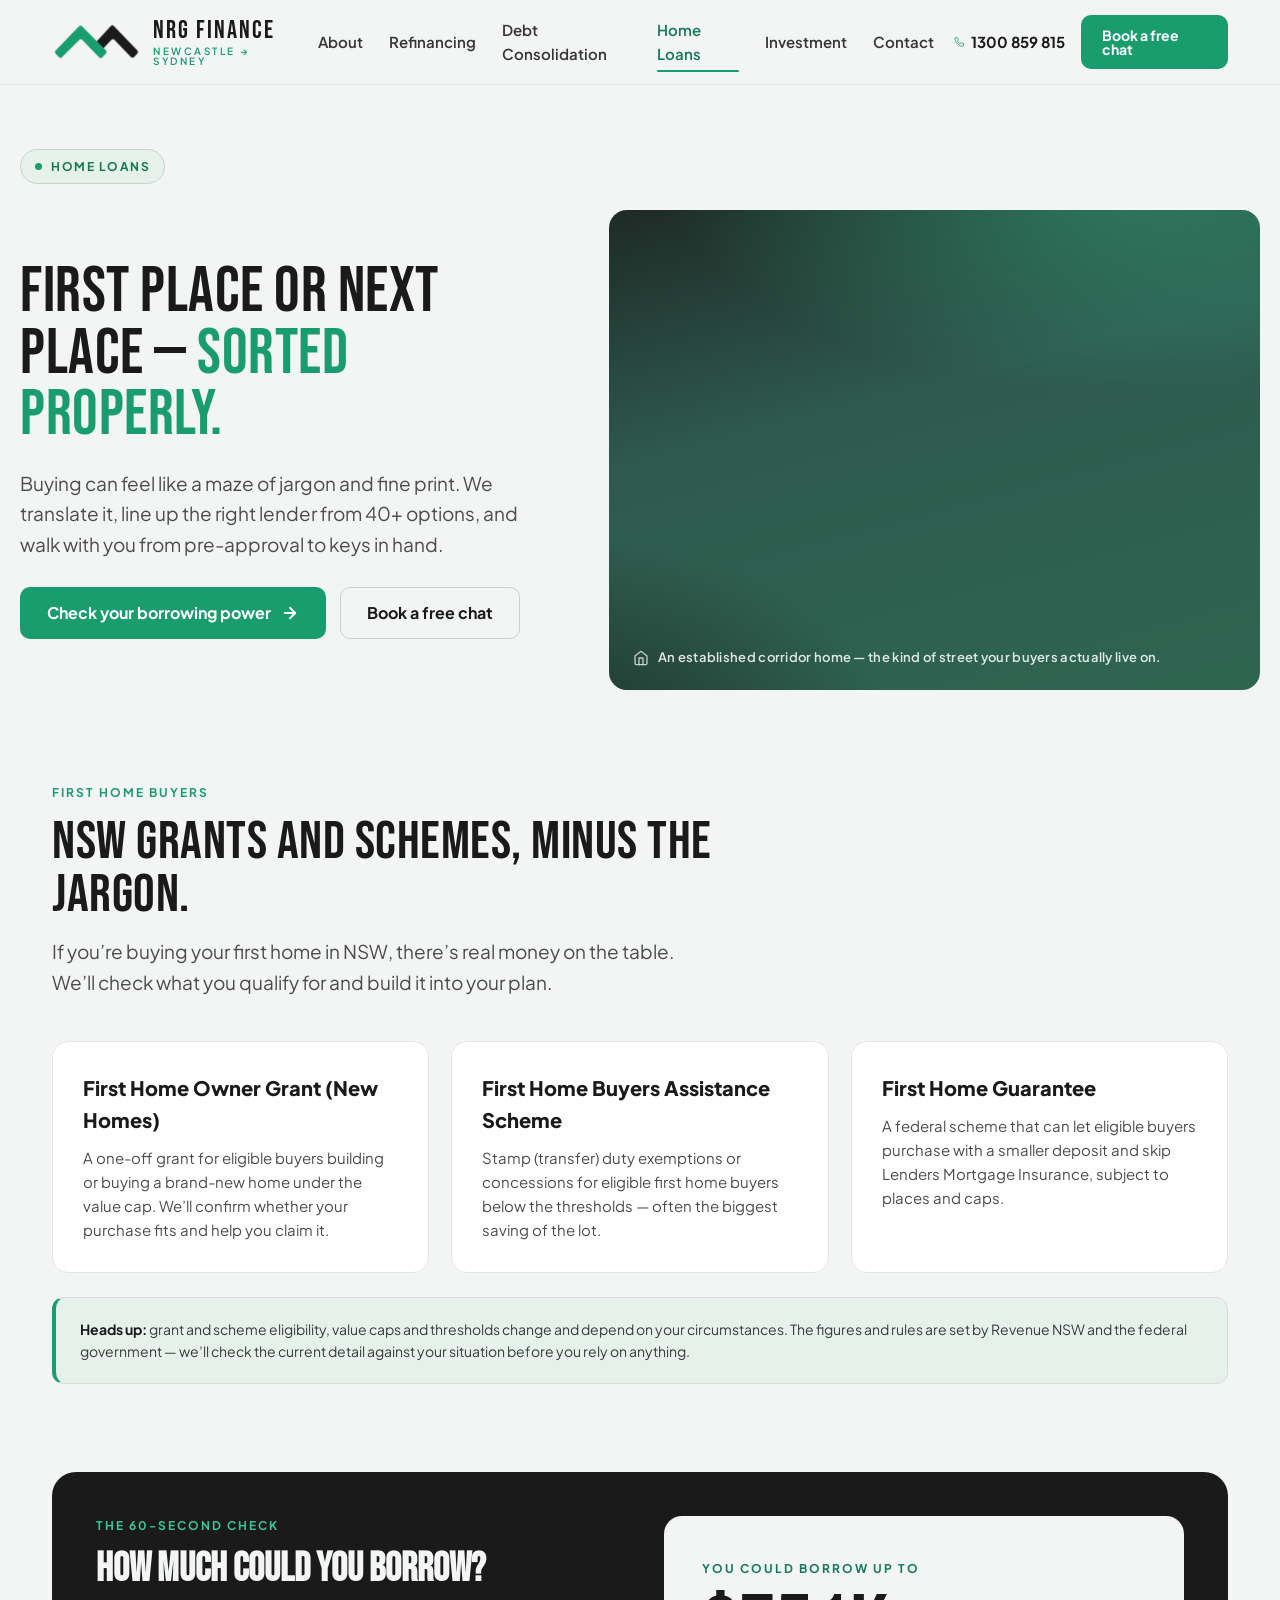
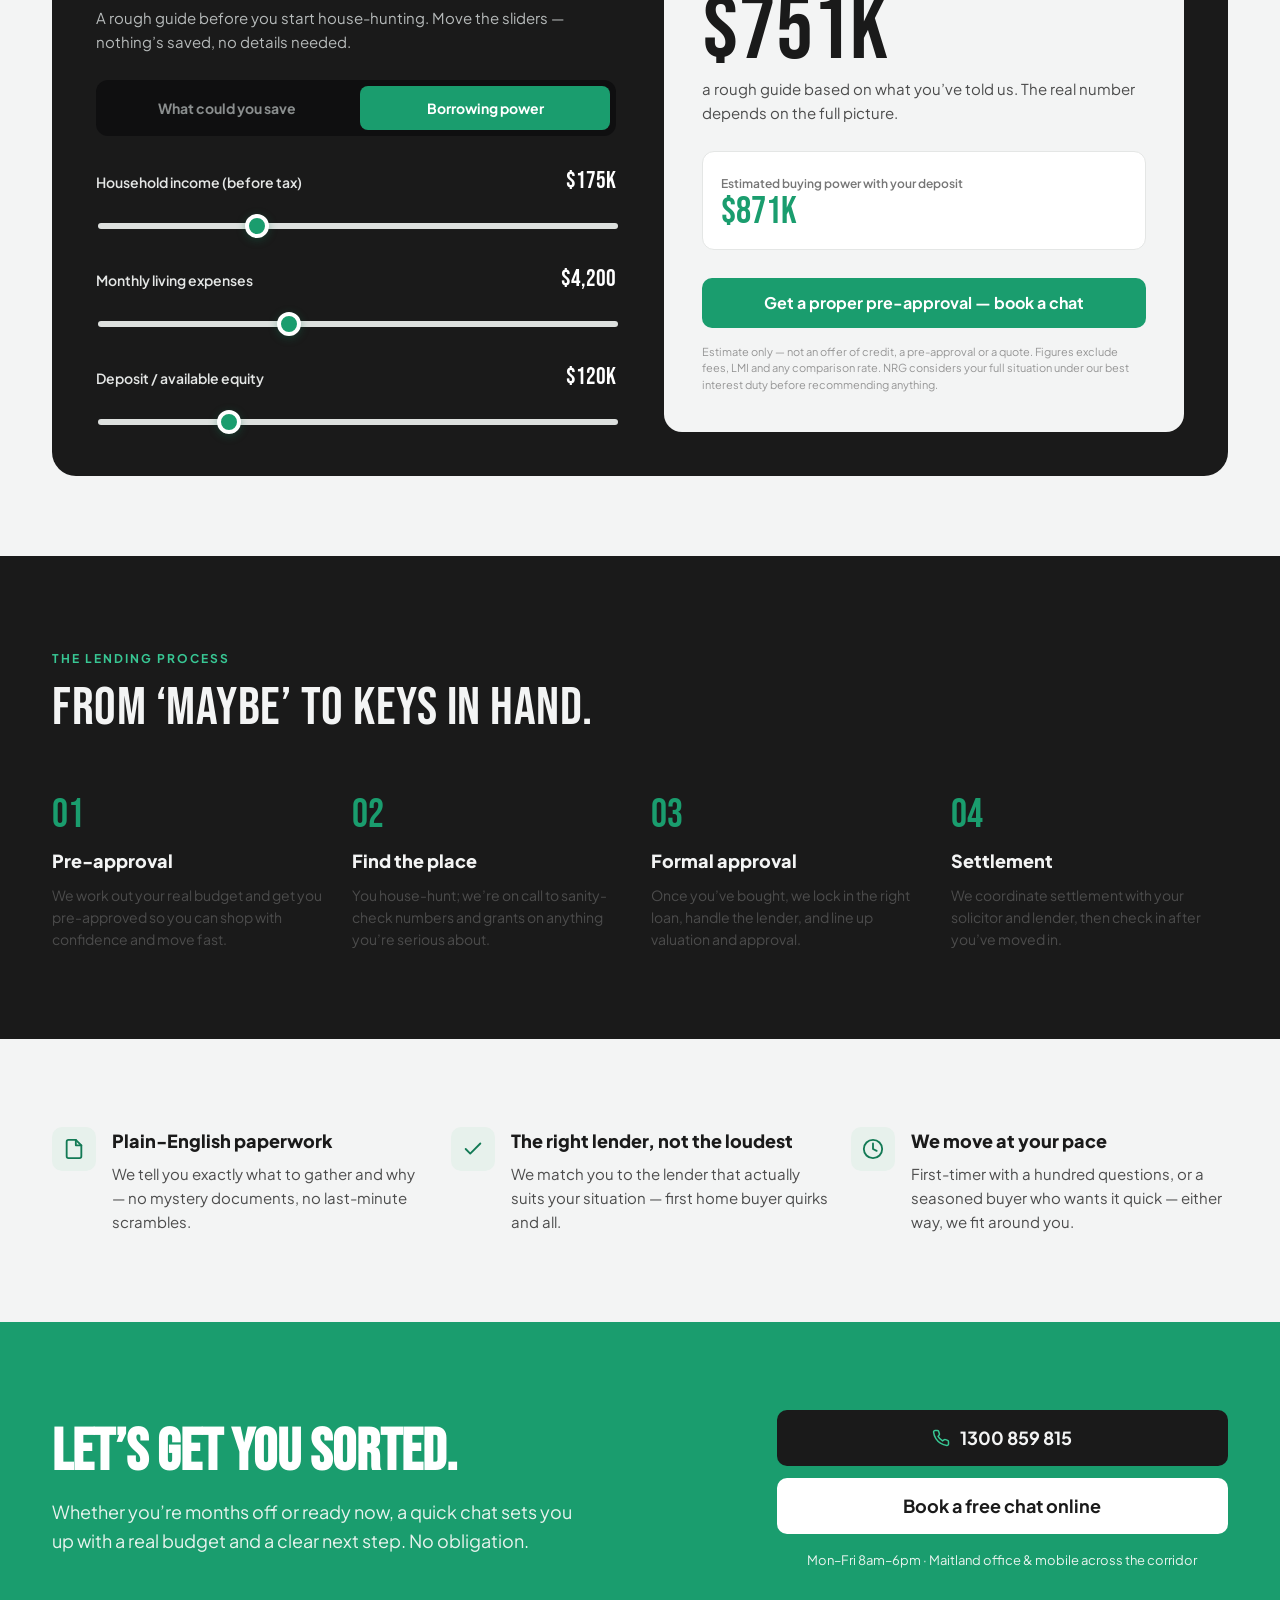
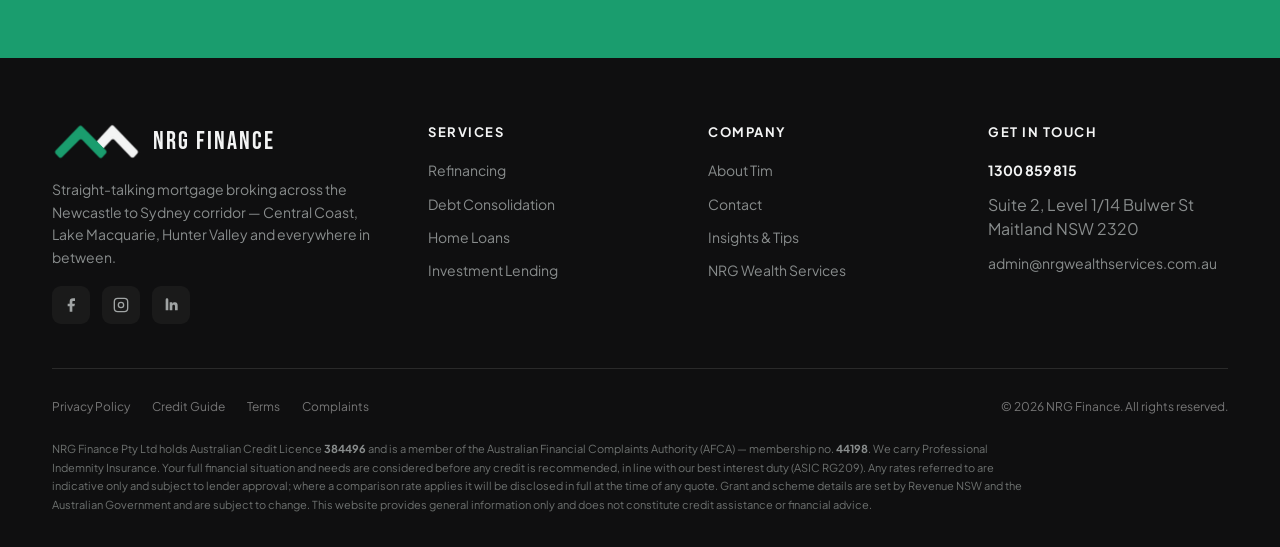
<file: home-loans.html>
<!DOCTYPE html>
<html lang="en-AU">
<head>
  <meta charset="utf-8">
  <meta name="viewport" content="width=device-width, initial-scale=1">
  <title>Home Loans | NRG Finance — First Home Buyers &amp; NSW Grants</title>
  <meta name="description" content="First place or next place. Home loans across the Newcastle to Sydney corridor, including NSW first home buyer grants and schemes. Check your borrowing power and see what to expect with a local broker.">
  <link rel="canonical" href="https://www.nrgfinance.com.au/home-loans.html">
  <meta name="theme-color" content="#1A1A1A">
  <meta property="og:type" content="website">
  <meta property="og:title" content="Home Loans — First place or next place, sorted properly">
  <meta property="og:description" content="Home loans and NSW first home buyer schemes, explained simply. Check your borrowing power.">
  <meta property="og:image" content="https://www.nrgfinance.com.au/assets/og-image.svg">
  <link rel="icon" href="assets/favicon.svg" type="image/svg+xml">
  <link rel="preconnect" href="https://fonts.googleapis.com">
  <link rel="preconnect" href="https://fonts.gstatic.com" crossorigin>
  <link href="https://fonts.googleapis.com/css2?family=Bebas+Neue&family=Plus+Jakarta+Sans:wght@400;500;600;700;800&display=swap" rel="stylesheet">
  <link rel="stylesheet" href="css/styles.css">
  <script type="application/ld+json">
  {
    "@context": "https://schema.org",
    "@type": "Service",
    "serviceType": "Home loans and first home buyer lending",
    "provider": { "@type": "FinancialService", "name": "NRG Finance", "@id": "https://www.nrgfinance.com.au/#business" },
    "areaServed": "Newcastle to Sydney corridor, NSW",
    "description": "Home loans for first home buyers and existing owners, including guidance on NSW first home buyer grants and schemes."
  }
  </script>
  <script defer src="js/main.js"></script>
</head>
<body id="top">
  <a class="skip-link" href="#main">Skip to content</a>

  <header class="site-header">
    <div class="site-header__inner">
      <a class="brand" href="index.html" aria-label="NRG Finance — home">
        <img class="brand__chev" src="assets/mark.png" width="322" height="137" alt="">
        <span class="brand__name">
          <span class="brand__word">NRG FINANCE</span>
          <span class="brand__tag">Newcastle &rarr; Sydney</span>
        </span>
      </a>
      <nav class="nav" aria-label="Primary">
        <a href="about.html">About</a>
        <a href="refinancing.html">Refinancing</a>
        <a href="debt-consolidation.html">Debt Consolidation</a>
        <a href="home-loans.html" aria-current="page">Home Loans</a>
        <a href="investment.html">Investment</a>
        <a href="contact.html">Contact</a>
      </nav>
      <div class="header__actions">
        <a class="header__phone" href="tel:1300859815">
          <svg width="16" height="16" viewBox="0 0 24 24" fill="none" stroke="#1A9D6E" stroke-width="2" stroke-linecap="round" stroke-linejoin="round"><path d="M22 16.92v3a2 2 0 0 1-2.18 2 19.79 19.79 0 0 1-8.63-3.07 19.5 19.5 0 0 1-6-6 19.79 19.79 0 0 1-3.07-8.67A2 2 0 0 1 4.11 2h3a2 2 0 0 1 2 1.72c.13.81.36 1.6.7 2.34a2 2 0 0 1-.45 2.11L8.09 9.91a16 16 0 0 0 6 6l1.74-1.27a2 2 0 0 1 2.11-.45c.74.34 1.53.57 2.34.7A2 2 0 0 1 22 16.92z"/></svg>
          1300 859 815
        </a>
        <a class="btn btn--copper btn--sm" href="contact.html">Book a free chat</a>
        <button class="nav-toggle" aria-label="Menu" aria-expanded="false"><span></span></button>
      </div>
    </div>
  </header>

  <main id="main">

    <!-- page hero -->
    <section class="page-hero container">
      <span class="badge"><span class="dot"></span>Home Loans</span>
      <div class="about__grid" style="margin-top:26px;">
        <div data-reveal>
          <h1 class="display h1">First place or next place &mdash; <span class="copper">sorted properly.</span></h1>
          <p class="lead page-hero__lead measure-sm">Buying can feel like a maze of jargon and fine print. We translate it, line up the right lender from 40+ options, and walk with you from pre-approval to keys in hand.</p>
          <div style="display:flex; flex-wrap:wrap; gap:14px; margin-top:28px;">
            <a class="btn btn--copper" href="#calculator">Check your borrowing power
              <svg width="18" height="18" viewBox="0 0 24 24" fill="none" stroke="#fff" stroke-width="2.4" stroke-linecap="round" stroke-linejoin="round"><line x1="5" y1="12" x2="19" y2="12"/><polyline points="12 5 19 12 12 19"/></svg>
            </a>
            <a class="btn btn--outline" href="contact.html">Book a free chat</a>
          </div>
        </div>
        <div class="hero__media" data-reveal>
          <div class="media media--coastal media--tall">
            <p class="media__caption">
              <svg viewBox="0 0 24 24" fill="none" stroke="currentColor" stroke-width="2" stroke-linecap="round" stroke-linejoin="round"><path d="M3 9l9-7 9 7v11a2 2 0 0 1-2 2H5a2 2 0 0 1-2-2z"/><polyline points="9 22 9 12 15 12 15 22"/></svg>
              An established corridor home &mdash; the kind of street your buyers actually live on.
            </p>
          </div>
        </div>
      </div>
    </section>

    <!-- NSW grants & schemes -->
    <section class="container section" style="padding-top:48px;" aria-labelledby="grants-title">
      <div class="section-head">
        <span class="eyebrow">First home buyers</span>
        <h2 id="grants-title" class="display h2">NSW grants and schemes, minus the jargon.</h2>
        <p class="lead" style="margin-top:14px;">If you&rsquo;re buying your first home in NSW, there&rsquo;s real money on the table. We&rsquo;ll check what you qualify for and build it into your plan.</p>
      </div>
      <div class="grid grid--3">
        <div class="card">
          <h3>First Home Owner Grant (New Homes)</h3>
          <p>A one-off grant for eligible buyers building or buying a brand-new home under the value cap. We&rsquo;ll confirm whether your purchase fits and help you claim it.</p>
        </div>
        <div class="card">
          <h3>First Home Buyers Assistance Scheme</h3>
          <p>Stamp (transfer) duty exemptions or concessions for eligible first home buyers below the thresholds &mdash; often the biggest saving of the lot.</p>
        </div>
        <div class="card">
          <h3>First Home Guarantee</h3>
          <p>A federal scheme that can let eligible buyers purchase with a smaller deposit and skip Lenders Mortgage Insurance, subject to places and caps.</p>
        </div>
      </div>
      <div class="callout" style="margin-top:24px;">
        <p><strong>Heads up:</strong> grant and scheme eligibility, value caps and thresholds change and depend on your circumstances. The figures and rules are set by Revenue NSW and the federal government &mdash; we&rsquo;ll check the current detail against your situation before you rely on anything.</p>
      </div>
    </section>

    <!-- borrowing power calculator (defaults to borrow tab) -->
    <section id="calculator" class="container" style="padding-bottom:80px;" aria-labelledby="calc-title">
      <div class="calc" data-calc>
        <div class="calc__col calc__head">
          <span class="eyebrow">The 60-second check</span>
          <h2 id="calc-title" class="calc__title">How much could you borrow?</h2>
          <p class="calc__intro">A rough guide before you start house-hunting. Move the sliders &mdash; nothing&rsquo;s saved, no details needed.</p>
          <div class="calc__tabs" role="tablist" aria-label="Calculator mode">
            <button class="calc__tab" data-tab="savings" role="tab" aria-selected="false">What could you save</button>
            <button class="calc__tab" data-tab="borrow" role="tab" aria-selected="true">Borrowing power</button>
          </div>
          <div data-panel="savings" class="is-hidden">
            <div class="calc__fields">
              <div>
                <div class="field__row"><span class="field__label">Current loan balance</span><span class="field__val" data-out="balLabel">$650k</span></div>
                <input class="slider" type="range" min="150000" max="2000000" step="10000" value="650000" data-field="bal" aria-label="Current loan balance">
              </div>
              <div>
                <div class="field__row"><span class="field__label">Your current rate</span><span class="field__val" data-out="curRateLabel">6.85%</span></div>
                <input class="slider" type="range" min="4" max="9" step="0.05" value="6.85" data-field="curRate" aria-label="Your current interest rate">
              </div>
              <div>
                <div class="field__row"><span class="field__label">A sharper rate we can chase</span><span class="field__val field__val--copper" data-out="nrgRateLabel">5.79%</span></div>
                <input class="slider" type="range" min="4" max="8" step="0.05" value="5.79" data-field="nrgRate" aria-label="A sharper rate">
              </div>
            </div>
          </div>
          <div data-panel="borrow">
            <div class="calc__fields">
              <div>
                <div class="field__row"><span class="field__label">Household income (before tax)</span><span class="field__val" data-out="incomeLabel">$175k</span></div>
                <input class="slider" type="range" min="80000" max="400000" step="5000" value="175000" data-field="income" aria-label="Household income before tax">
              </div>
              <div>
                <div class="field__row"><span class="field__label">Monthly living expenses</span><span class="field__val" data-out="expensesLabel">$4,200</span></div>
                <input class="slider" type="range" min="1500" max="9000" step="100" value="4200" data-field="expenses" aria-label="Monthly living expenses">
              </div>
              <div>
                <div class="field__row"><span class="field__label">Deposit / available equity</span><span class="field__val" data-out="depositLabel">$120k</span></div>
                <input class="slider" type="range" min="0" max="500000" step="10000" value="120000" data-field="deposit" aria-label="Deposit or available equity">
              </div>
            </div>
          </div>
        </div>
        <div class="calc__result">
          <div data-panel="savings" class="is-hidden">
            <span class="eyebrow">You could be saving</span>
            <div class="calc__big"><span data-out="monthlySaving">$427</span><small> /mo</small></div>
            <p class="calc__note">on repayments, switching from <span data-out="curRateLabel">6.85%</span> to <span data-out="nrgRateLabel">5.79%</span>.</p>
            <div class="calc__cards">
              <div class="calc__card"><div class="calc__card-num" data-out="yearSaving">$5,126</div><div class="calc__card-label">a year back in your pocket</div></div>
              <div class="calc__card"><div class="calc__card-num" data-out="fiveYearSaving">$25,628</div><div class="calc__card-label">over the next 5 years</div></div>
            </div>
          </div>
          <div data-panel="borrow">
            <span class="eyebrow">You could borrow up to</span>
            <div class="calc__big"><span data-out="borrowAmount">$751k</span></div>
            <p class="calc__note">a rough guide based on what you&rsquo;ve told us. The real number depends on the full picture.</p>
            <div class="calc__card"><div class="calc__card-label">Estimated buying power with your deposit</div><div class="calc__card-num" style="font-size:38px;" data-out="propertyValue">$871k</div></div>
          </div>
          <a class="btn btn--copper btn--block" href="contact.html" style="margin-top:28px;">Get a proper pre-approval &mdash; book a chat</a>
          <p class="calc__disclaimer">Estimate only &mdash; not an offer of credit, a pre-approval or a quote. Figures exclude fees, LMI and any comparison rate. NRG considers your full situation under our best interest duty before recommending anything.</p>
        </div>
      </div>
    </section>

    <!-- the process -->
    <section class="dark" aria-labelledby="process-title">
      <div class="container section">
        <div class="section-head">
          <span class="eyebrow eyebrow--light">The lending process</span>
          <h2 id="process-title" class="display h2">From &lsquo;maybe&rsquo; to keys in hand.</h2>
        </div>
        <div class="steps">
          <div class="step"><span class="step__num">01</span><h4>Pre-approval</h4><p>We work out your real budget and get you pre-approved so you can shop with confidence and move fast.</p></div>
          <div class="step"><span class="step__num">02</span><h4>Find the place</h4><p>You house-hunt; we&rsquo;re on call to sanity-check numbers and grants on anything you&rsquo;re serious about.</p></div>
          <div class="step"><span class="step__num">03</span><h4>Formal approval</h4><p>Once you&rsquo;ve bought, we lock in the right loan, handle the lender, and line up valuation and approval.</p></div>
          <div class="step"><span class="step__num">04</span><h4>Settlement</h4><p>We coordinate settlement with your solicitor and lender, then check in after you&rsquo;ve moved in.</p></div>
        </div>
      </div>
    </section>

    <!-- what to expect -->
    <section class="container section" aria-label="What to expect with NRG">
      <div class="grid grid--3">
        <div class="feature">
          <span class="feature__icon"><svg width="22" height="22" viewBox="0 0 24 24" fill="none" stroke="currentColor" stroke-width="2" stroke-linecap="round" stroke-linejoin="round"><path d="M14 2H6a2 2 0 0 0-2 2v16a2 2 0 0 0 2 2h12a2 2 0 0 0 2-2V8z"/><polyline points="14 2 14 8 20 8"/></svg></span>
          <div><h4>Plain-English paperwork</h4><p>We tell you exactly what to gather and why &mdash; no mystery documents, no last-minute scrambles.</p></div>
        </div>
        <div class="feature">
          <span class="feature__icon"><svg width="22" height="22" viewBox="0 0 24 24" fill="none" stroke="currentColor" stroke-width="2" stroke-linecap="round" stroke-linejoin="round"><polyline points="20 6 9 17 4 12"/></svg></span>
          <div><h4>The right lender, not the loudest</h4><p>We match you to the lender that actually suits your situation &mdash; first home buyer quirks and all.</p></div>
        </div>
        <div class="feature">
          <span class="feature__icon"><svg width="22" height="22" viewBox="0 0 24 24" fill="none" stroke="currentColor" stroke-width="2" stroke-linecap="round" stroke-linejoin="round"><circle cx="12" cy="12" r="10"/><polyline points="12 6 12 12 16 14"/></svg></span>
          <div><h4>We move at your pace</h4><p>First-timer with a hundred questions, or a seasoned buyer who wants it quick &mdash; either way, we fit around you.</p></div>
        </div>
      </div>
    </section>

    <!-- CTA band -->
    <section class="cta-band" aria-labelledby="cta-title">
      <div class="container section">
        <div class="cta-band__grid">
          <div>
            <h2 id="cta-title">Let&rsquo;s get you sorted.</h2>
            <p>Whether you&rsquo;re months off or ready now, a quick chat sets you up with a real budget and a clear next step. No obligation.</p>
          </div>
          <div class="cta-band__actions">
            <a class="btn btn--dark btn--lg btn--block" href="tel:1300859815">
              <svg width="18" height="18" viewBox="0 0 24 24" fill="none" stroke="#38C794" stroke-width="2" stroke-linecap="round" stroke-linejoin="round"><path d="M22 16.92v3a2 2 0 0 1-2.18 2 19.79 19.79 0 0 1-8.63-3.07 19.5 19.5 0 0 1-6-6 19.79 19.79 0 0 1-3.07-8.67A2 2 0 0 1 4.11 2h3a2 2 0 0 1 2 1.72c.13.81.36 1.6.7 2.34a2 2 0 0 1-.45 2.11L8.09 9.91a16 16 0 0 0 6 6l1.74-1.27a2 2 0 0 1 2.11-.45c.74.34 1.53.57 2.34.7A2 2 0 0 1 22 16.92z"/></svg>
              1300 859 815
            </a>
            <a class="btn btn--light btn--lg btn--block" href="contact.html">Book a free chat online</a>
            <span class="cta-band__hours">Mon&ndash;Fri 8am&ndash;6pm &middot; Maitland office &amp; mobile across the corridor</span>
          </div>
        </div>
      </div>
    </section>

  </main>

  <footer class="site-footer">
    <div class="container" style="padding-top:64px; padding-bottom:32px;">
      <div class="site-footer__top">
        <div class="site-footer__brand">
          <div class="brand" style="margin-bottom:4px;">
            <img class="brand__chev" src="assets/mark-light.png" width="322" height="137" alt="">
            <span class="brand__word">NRG FINANCE</span>
          </div>
          <p class="site-footer__blurb">Straight-talking mortgage broking across the Newcastle to Sydney corridor &mdash; Central Coast, Lake Macquarie, Hunter Valley and everywhere in between.</p>
          <div class="social">
            <a href="#" aria-label="Facebook"><svg viewBox="0 0 24 24" fill="#A0A4A4"><path d="M18 2h-3a5 5 0 0 0-5 5v3H7v4h3v8h4v-8h3l1-4h-4V7a1 1 0 0 1 1-1h3z"/></svg></a>
            <a href="#" aria-label="Instagram"><svg viewBox="0 0 24 24" fill="none" stroke="#A0A4A4" stroke-width="2"><rect x="2" y="2" width="20" height="20" rx="5"/><circle cx="12" cy="12" r="4"/><line x1="17.5" y1="6.5" x2="17.5" y2="6.5"/></svg></a>
            <a href="#" aria-label="LinkedIn"><svg viewBox="0 0 24 24" fill="#A0A4A4"><path d="M4 4h4v16H4zM6 2a2 2 0 1 1 0 4 2 2 0 0 1 0-4zM10 8h4v2a4 4 0 0 1 4-2c3 0 4 2 4 5v7h-4v-6c0-1.5-.5-2.5-2-2.5s-2 1-2 2.5v6h-4z"/></svg></a>
          </div>
        </div>
        <div>
          <h5>Services</h5>
          <div class="site-footer__links">
            <a href="refinancing.html">Refinancing</a>
            <a href="debt-consolidation.html">Debt Consolidation</a>
            <a href="home-loans.html">Home Loans</a>
            <a href="investment.html">Investment Lending</a>
          </div>
        </div>
        <div>
          <h5>Company</h5>
          <div class="site-footer__links">
            <a href="about.html">About Tim</a>
            <a href="contact.html">Contact</a>
            <a href="#">Insights &amp; Tips</a>
            <a href="https://nrgwealthservices.com.au" rel="noopener">NRG Wealth Services</a>
          </div>
        </div>
        <div>
          <h5>Get in touch</h5>
          <div class="site-footer__links">
            <a href="tel:1300859815" style="color:#F3F4F4; font-weight:700;">1300 859 815</a>
            <span style="color:#888C8C; line-height:1.5;">Suite 2, Level 1/14 Bulwer St<br>Maitland NSW 2320</span>
            <a href="mailto:admin@nrgwealthservices.com.au">admin@nrgwealthservices.com.au</a>
          </div>
        </div>
      </div>
      <div class="site-footer__legal">
        <div style="display:flex; flex-wrap:wrap; gap:8px 22px;">
          <a href="privacy.html">Privacy Policy</a>
          <a href="credit-guide.html">Credit Guide</a>
          <a href="terms.html">Terms</a>
          <a href="complaints.html">Complaints</a>
        </div>
        <span>&copy; <span data-year>2026</span> NRG Finance. All rights reserved.</span>
      </div>
      <p class="compliance">
        NRG Finance Pty Ltd holds Australian Credit Licence <strong>384496</strong> and is a member of the Australian Financial Complaints Authority (AFCA) &mdash; membership no. <strong>44198</strong>. We carry Professional Indemnity Insurance. Your full financial situation and needs are considered before any credit is recommended, in line with our best interest duty (ASIC RG209). Any rates referred to are indicative only and subject to lender approval; where a comparison rate applies it will be disclosed in full at the time of any quote. Grant and scheme details are set by Revenue NSW and the Australian Government and are subject to change. This website provides general information only and does not constitute credit assistance or financial advice.
      </p>
    </div>
  </footer>

</body>
</html>
</file>
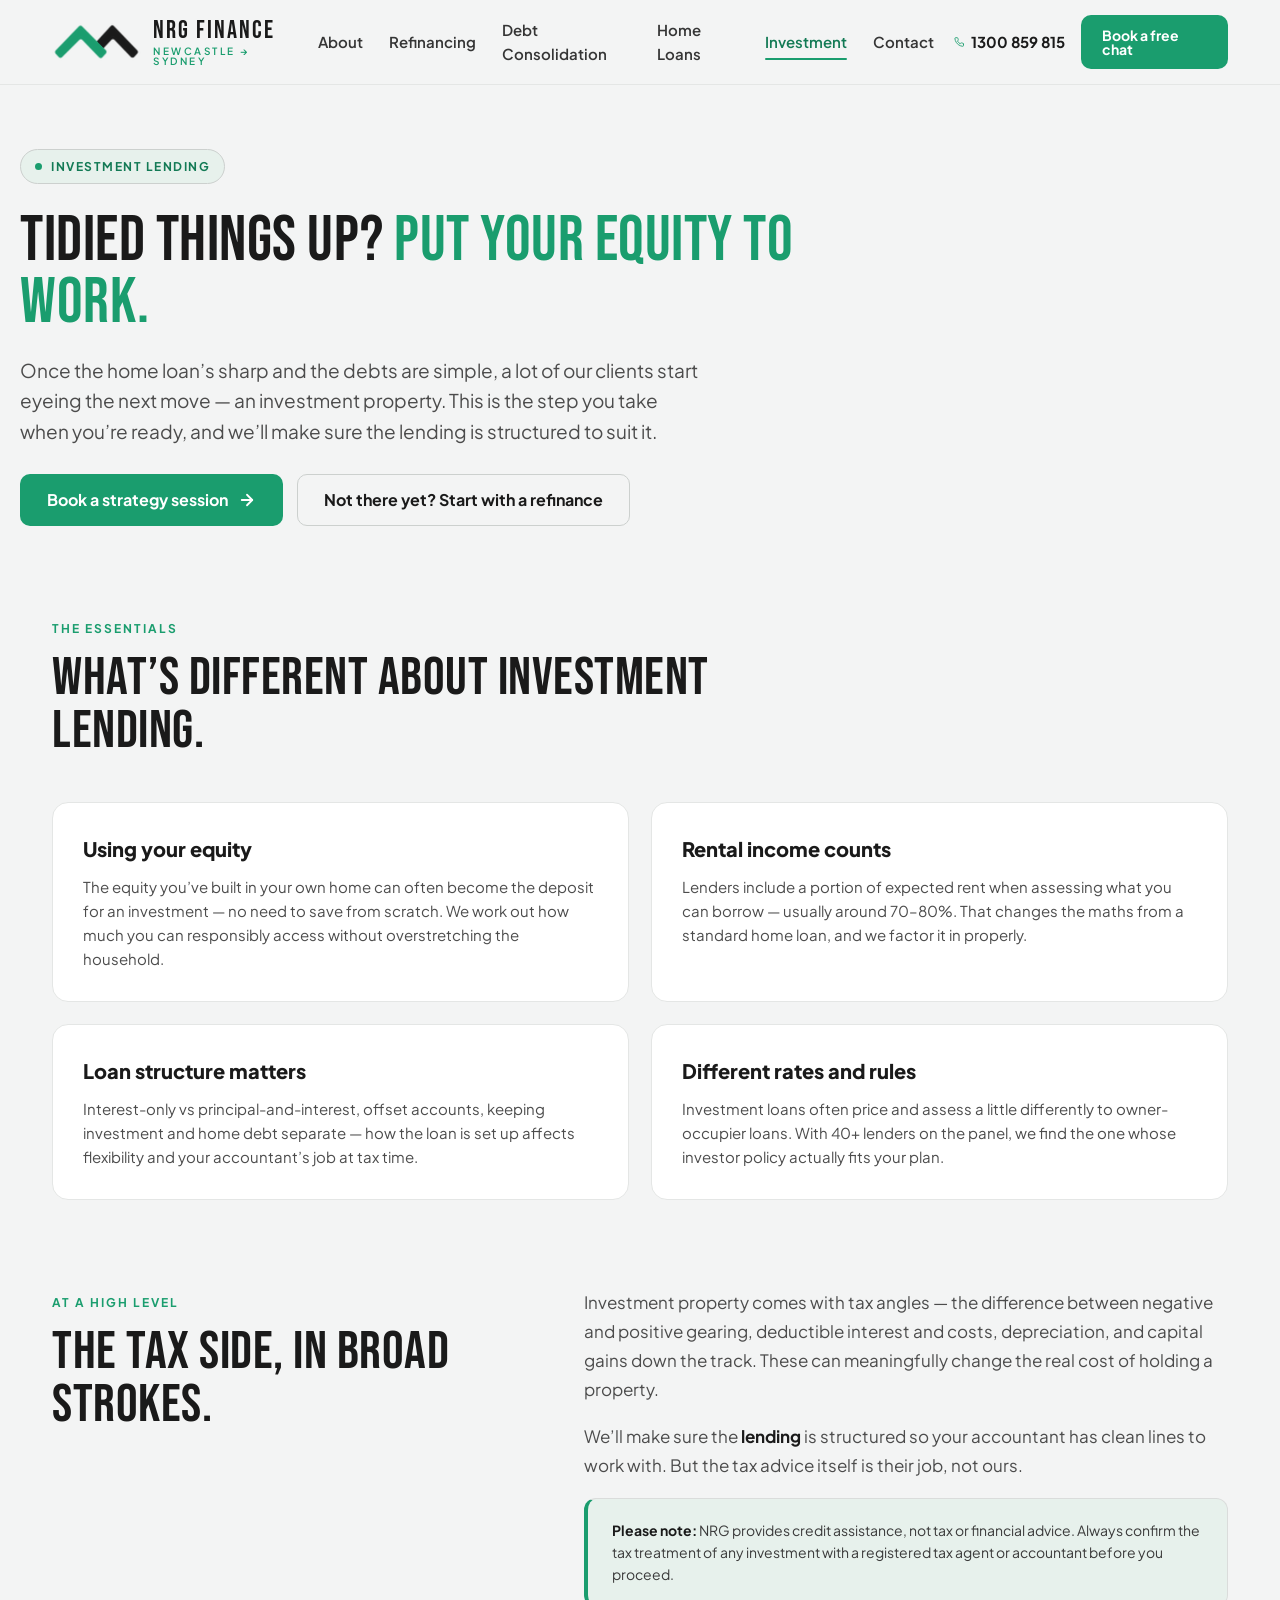
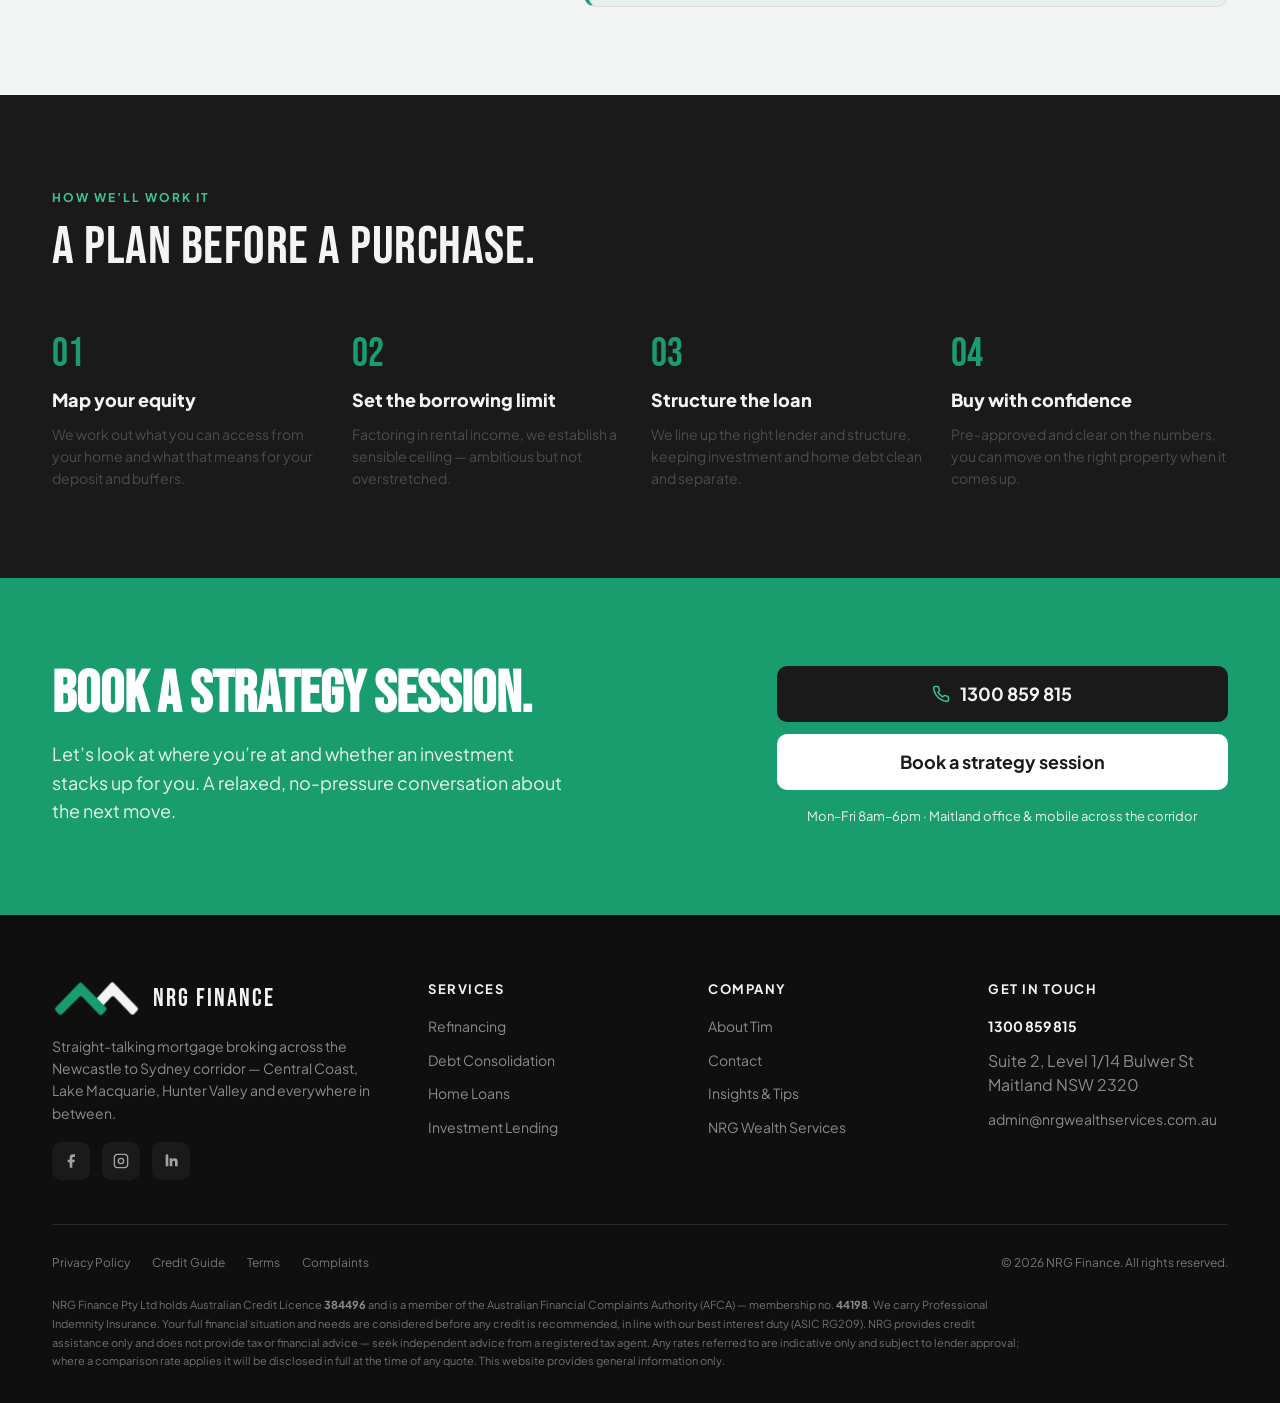
<file: investment.html>
<!DOCTYPE html>
<html lang="en-AU">
<head>
  <meta charset="utf-8">
  <meta name="viewport" content="width=device-width, initial-scale=1">
  <title>Investment Lending | NRG Finance — Put Your Equity to Work</title>
  <meta name="description" content="Tidied up your finances? Property investment is the natural next step. We help you access equity, weigh rental income and structure investment lending properly — across the Newcastle to Sydney corridor.">
  <link rel="canonical" href="https://www.nrgfinance.com.au/investment.html">
  <meta name="theme-color" content="#1A1A1A">
  <meta property="og:type" content="website">
  <meta property="og:title" content="Investment Lending — Put your equity to work">
  <meta property="og:description" content="The natural next step once your finances are tidy. Equity, rental income and structure, explained.">
  <meta property="og:image" content="https://www.nrgfinance.com.au/assets/og-image.svg">
  <link rel="icon" href="assets/favicon.svg" type="image/svg+xml">
  <link rel="preconnect" href="https://fonts.googleapis.com">
  <link rel="preconnect" href="https://fonts.gstatic.com" crossorigin>
  <link href="https://fonts.googleapis.com/css2?family=Bebas+Neue&family=Plus+Jakarta+Sans:wght@400;500;600;700;800&display=swap" rel="stylesheet">
  <link rel="stylesheet" href="css/styles.css">
  <script type="application/ld+json">
  {
    "@context": "https://schema.org",
    "@type": "Service",
    "serviceType": "Investment property lending",
    "provider": { "@type": "FinancialService", "name": "NRG Finance", "@id": "https://www.nrgfinance.com.au/#business" },
    "areaServed": "Newcastle to Sydney corridor, NSW",
    "description": "Investment property lending — accessing equity, assessing rental income and structuring loans for property investors."
  }
  </script>
  <script defer src="js/main.js"></script>
</head>
<body id="top">
  <a class="skip-link" href="#main">Skip to content</a>

  <header class="site-header">
    <div class="site-header__inner">
      <a class="brand" href="index.html" aria-label="NRG Finance — home">
        <img class="brand__chev" src="assets/mark.png" width="322" height="137" alt="">
        <span class="brand__name">
          <span class="brand__word">NRG FINANCE</span>
          <span class="brand__tag">Newcastle &rarr; Sydney</span>
        </span>
      </a>
      <nav class="nav" aria-label="Primary">
        <a href="about.html">About</a>
        <a href="refinancing.html">Refinancing</a>
        <a href="debt-consolidation.html">Debt Consolidation</a>
        <a href="home-loans.html">Home Loans</a>
        <a href="investment.html" aria-current="page">Investment</a>
        <a href="contact.html">Contact</a>
      </nav>
      <div class="header__actions">
        <a class="header__phone" href="tel:1300859815">
          <svg width="16" height="16" viewBox="0 0 24 24" fill="none" stroke="#1A9D6E" stroke-width="2" stroke-linecap="round" stroke-linejoin="round"><path d="M22 16.92v3a2 2 0 0 1-2.18 2 19.79 19.79 0 0 1-8.63-3.07 19.5 19.5 0 0 1-6-6 19.79 19.79 0 0 1-3.07-8.67A2 2 0 0 1 4.11 2h3a2 2 0 0 1 2 1.72c.13.81.36 1.6.7 2.34a2 2 0 0 1-.45 2.11L8.09 9.91a16 16 0 0 0 6 6l1.74-1.27a2 2 0 0 1 2.11-.45c.74.34 1.53.57 2.34.7A2 2 0 0 1 22 16.92z"/></svg>
          1300 859 815
        </a>
        <a class="btn btn--copper btn--sm" href="contact.html">Book a free chat</a>
        <button class="nav-toggle" aria-label="Menu" aria-expanded="false"><span></span></button>
      </div>
    </div>
  </header>

  <main id="main">

    <!-- page hero -->
    <section class="page-hero container">
      <span class="badge"><span class="dot"></span>Investment Lending</span>
      <h1 class="display h1" style="margin:26px 0 0; max-width:820px;">Tidied things up? <span class="copper">Put your equity to work.</span></h1>
      <p class="lead page-hero__lead measure" style="max-width:680px;">Once the home loan&rsquo;s sharp and the debts are simple, a lot of our clients start eyeing the next move &mdash; an investment property. This is the step you take when you&rsquo;re ready, and we&rsquo;ll make sure the lending is structured to suit it.</p>
      <div style="display:flex; flex-wrap:wrap; gap:14px; margin-top:28px;">
        <a class="btn btn--copper" href="contact.html">Book a strategy session
          <svg width="18" height="18" viewBox="0 0 24 24" fill="none" stroke="#fff" stroke-width="2.4" stroke-linecap="round" stroke-linejoin="round"><line x1="5" y1="12" x2="19" y2="12"/><polyline points="12 5 19 12 12 19"/></svg>
        </a>
        <a class="btn btn--outline" href="refinancing.html">Not there yet? Start with a refinance</a>
      </div>
    </section>

    <!-- what's different -->
    <section class="container section" style="padding-top:48px;" aria-labelledby="diff-title">
      <div class="section-head">
        <span class="eyebrow">The essentials</span>
        <h2 id="diff-title" class="display h2">What&rsquo;s different about investment lending.</h2>
      </div>
      <div class="grid grid--2">
        <div class="card">
          <h3>Using your equity</h3>
          <p>The equity you&rsquo;ve built in your own home can often become the deposit for an investment &mdash; no need to save from scratch. We work out how much you can responsibly access without overstretching the household.</p>
        </div>
        <div class="card">
          <h3>Rental income counts</h3>
          <p>Lenders include a portion of expected rent when assessing what you can borrow &mdash; usually around 70&ndash;80%. That changes the maths from a standard home loan, and we factor it in properly.</p>
        </div>
        <div class="card">
          <h3>Loan structure matters</h3>
          <p>Interest-only vs principal-and-interest, offset accounts, keeping investment and home debt separate &mdash; how the loan is set up affects flexibility and your accountant&rsquo;s job at tax time.</p>
        </div>
        <div class="card">
          <h3>Different rates and rules</h3>
          <p>Investment loans often price and assess a little differently to owner-occupier loans. With 40+ lenders on the panel, we find the one whose investor policy actually fits your plan.</p>
        </div>
      </div>
    </section>

    <!-- tax note -->
    <section class="container section" style="padding-top:0;" aria-labelledby="tax-title">
      <div class="split">
        <div data-reveal>
          <span class="eyebrow">At a high level</span>
          <h2 id="tax-title" class="display h2">The tax side, in broad strokes.</h2>
        </div>
        <div class="prose" data-reveal>
          <p>Investment property comes with tax angles &mdash; the difference between negative and positive gearing, deductible interest and costs, depreciation, and capital gains down the track. These can meaningfully change the real cost of holding a property.</p>
          <p>We&rsquo;ll make sure the <em>lending</em> is structured so your accountant has clean lines to work with. But the tax advice itself is their job, not ours.</p>
          <div class="callout" style="margin-top:8px;">
            <p><strong>Please note:</strong> NRG provides credit assistance, not tax or financial advice. Always confirm the tax treatment of any investment with a registered tax agent or accountant before you proceed.</p>
          </div>
        </div>
      </div>
    </section>

    <!-- process / strategy -->
    <section class="dark" aria-labelledby="strat-title">
      <div class="container section">
        <div class="section-head">
          <span class="eyebrow eyebrow--light">How we&rsquo;ll work it</span>
          <h2 id="strat-title" class="display h2">A plan before a purchase.</h2>
        </div>
        <div class="steps">
          <div class="step"><span class="step__num">01</span><h4>Map your equity</h4><p>We work out what you can access from your home and what that means for your deposit and buffers.</p></div>
          <div class="step"><span class="step__num">02</span><h4>Set the borrowing limit</h4><p>Factoring in rental income, we establish a sensible ceiling &mdash; ambitious but not overstretched.</p></div>
          <div class="step"><span class="step__num">03</span><h4>Structure the loan</h4><p>We line up the right lender and structure, keeping investment and home debt clean and separate.</p></div>
          <div class="step"><span class="step__num">04</span><h4>Buy with confidence</h4><p>Pre-approved and clear on the numbers, you can move on the right property when it comes up.</p></div>
        </div>
      </div>
    </section>

    <!-- CTA band -->
    <section class="cta-band" aria-labelledby="cta-title">
      <div class="container section">
        <div class="cta-band__grid">
          <div>
            <h2 id="cta-title">Book a strategy session.</h2>
            <p>Let&rsquo;s look at where you&rsquo;re at and whether an investment stacks up for you. A relaxed, no-pressure conversation about the next move.</p>
          </div>
          <div class="cta-band__actions">
            <a class="btn btn--dark btn--lg btn--block" href="tel:1300859815">
              <svg width="18" height="18" viewBox="0 0 24 24" fill="none" stroke="#38C794" stroke-width="2" stroke-linecap="round" stroke-linejoin="round"><path d="M22 16.92v3a2 2 0 0 1-2.18 2 19.79 19.79 0 0 1-8.63-3.07 19.5 19.5 0 0 1-6-6 19.79 19.79 0 0 1-3.07-8.67A2 2 0 0 1 4.11 2h3a2 2 0 0 1 2 1.72c.13.81.36 1.6.7 2.34a2 2 0 0 1-.45 2.11L8.09 9.91a16 16 0 0 0 6 6l1.74-1.27a2 2 0 0 1 2.11-.45c.74.34 1.53.57 2.34.7A2 2 0 0 1 22 16.92z"/></svg>
              1300 859 815
            </a>
            <a class="btn btn--light btn--lg btn--block" href="contact.html">Book a strategy session</a>
            <span class="cta-band__hours">Mon&ndash;Fri 8am&ndash;6pm &middot; Maitland office &amp; mobile across the corridor</span>
          </div>
        </div>
      </div>
    </section>

  </main>

  <footer class="site-footer">
    <div class="container" style="padding-top:64px; padding-bottom:32px;">
      <div class="site-footer__top">
        <div class="site-footer__brand">
          <div class="brand" style="margin-bottom:4px;">
            <img class="brand__chev" src="assets/mark-light.png" width="322" height="137" alt="">
            <span class="brand__word">NRG FINANCE</span>
          </div>
          <p class="site-footer__blurb">Straight-talking mortgage broking across the Newcastle to Sydney corridor &mdash; Central Coast, Lake Macquarie, Hunter Valley and everywhere in between.</p>
          <div class="social">
            <a href="#" aria-label="Facebook"><svg viewBox="0 0 24 24" fill="#A0A4A4"><path d="M18 2h-3a5 5 0 0 0-5 5v3H7v4h3v8h4v-8h3l1-4h-4V7a1 1 0 0 1 1-1h3z"/></svg></a>
            <a href="#" aria-label="Instagram"><svg viewBox="0 0 24 24" fill="none" stroke="#A0A4A4" stroke-width="2"><rect x="2" y="2" width="20" height="20" rx="5"/><circle cx="12" cy="12" r="4"/><line x1="17.5" y1="6.5" x2="17.5" y2="6.5"/></svg></a>
            <a href="#" aria-label="LinkedIn"><svg viewBox="0 0 24 24" fill="#A0A4A4"><path d="M4 4h4v16H4zM6 2a2 2 0 1 1 0 4 2 2 0 0 1 0-4zM10 8h4v2a4 4 0 0 1 4-2c3 0 4 2 4 5v7h-4v-6c0-1.5-.5-2.5-2-2.5s-2 1-2 2.5v6h-4z"/></svg></a>
          </div>
        </div>
        <div>
          <h5>Services</h5>
          <div class="site-footer__links">
            <a href="refinancing.html">Refinancing</a>
            <a href="debt-consolidation.html">Debt Consolidation</a>
            <a href="home-loans.html">Home Loans</a>
            <a href="investment.html">Investment Lending</a>
          </div>
        </div>
        <div>
          <h5>Company</h5>
          <div class="site-footer__links">
            <a href="about.html">About Tim</a>
            <a href="contact.html">Contact</a>
            <a href="#">Insights &amp; Tips</a>
            <a href="https://nrgwealthservices.com.au" rel="noopener">NRG Wealth Services</a>
          </div>
        </div>
        <div>
          <h5>Get in touch</h5>
          <div class="site-footer__links">
            <a href="tel:1300859815" style="color:#F3F4F4; font-weight:700;">1300 859 815</a>
            <span style="color:#888C8C; line-height:1.5;">Suite 2, Level 1/14 Bulwer St<br>Maitland NSW 2320</span>
            <a href="mailto:admin@nrgwealthservices.com.au">admin@nrgwealthservices.com.au</a>
          </div>
        </div>
      </div>
      <div class="site-footer__legal">
        <div style="display:flex; flex-wrap:wrap; gap:8px 22px;">
          <a href="privacy.html">Privacy Policy</a>
          <a href="credit-guide.html">Credit Guide</a>
          <a href="terms.html">Terms</a>
          <a href="complaints.html">Complaints</a>
        </div>
        <span>&copy; <span data-year>2026</span> NRG Finance. All rights reserved.</span>
      </div>
      <p class="compliance">
        NRG Finance Pty Ltd holds Australian Credit Licence <strong>384496</strong> and is a member of the Australian Financial Complaints Authority (AFCA) &mdash; membership no. <strong>44198</strong>. We carry Professional Indemnity Insurance. Your full financial situation and needs are considered before any credit is recommended, in line with our best interest duty (ASIC RG209). NRG provides credit assistance only and does not provide tax or financial advice &mdash; seek independent advice from a registered tax agent. Any rates referred to are indicative only and subject to lender approval; where a comparison rate applies it will be disclosed in full at the time of any quote. This website provides general information only.
      </p>
    </div>
  </footer>

</body>
</html>
</file>
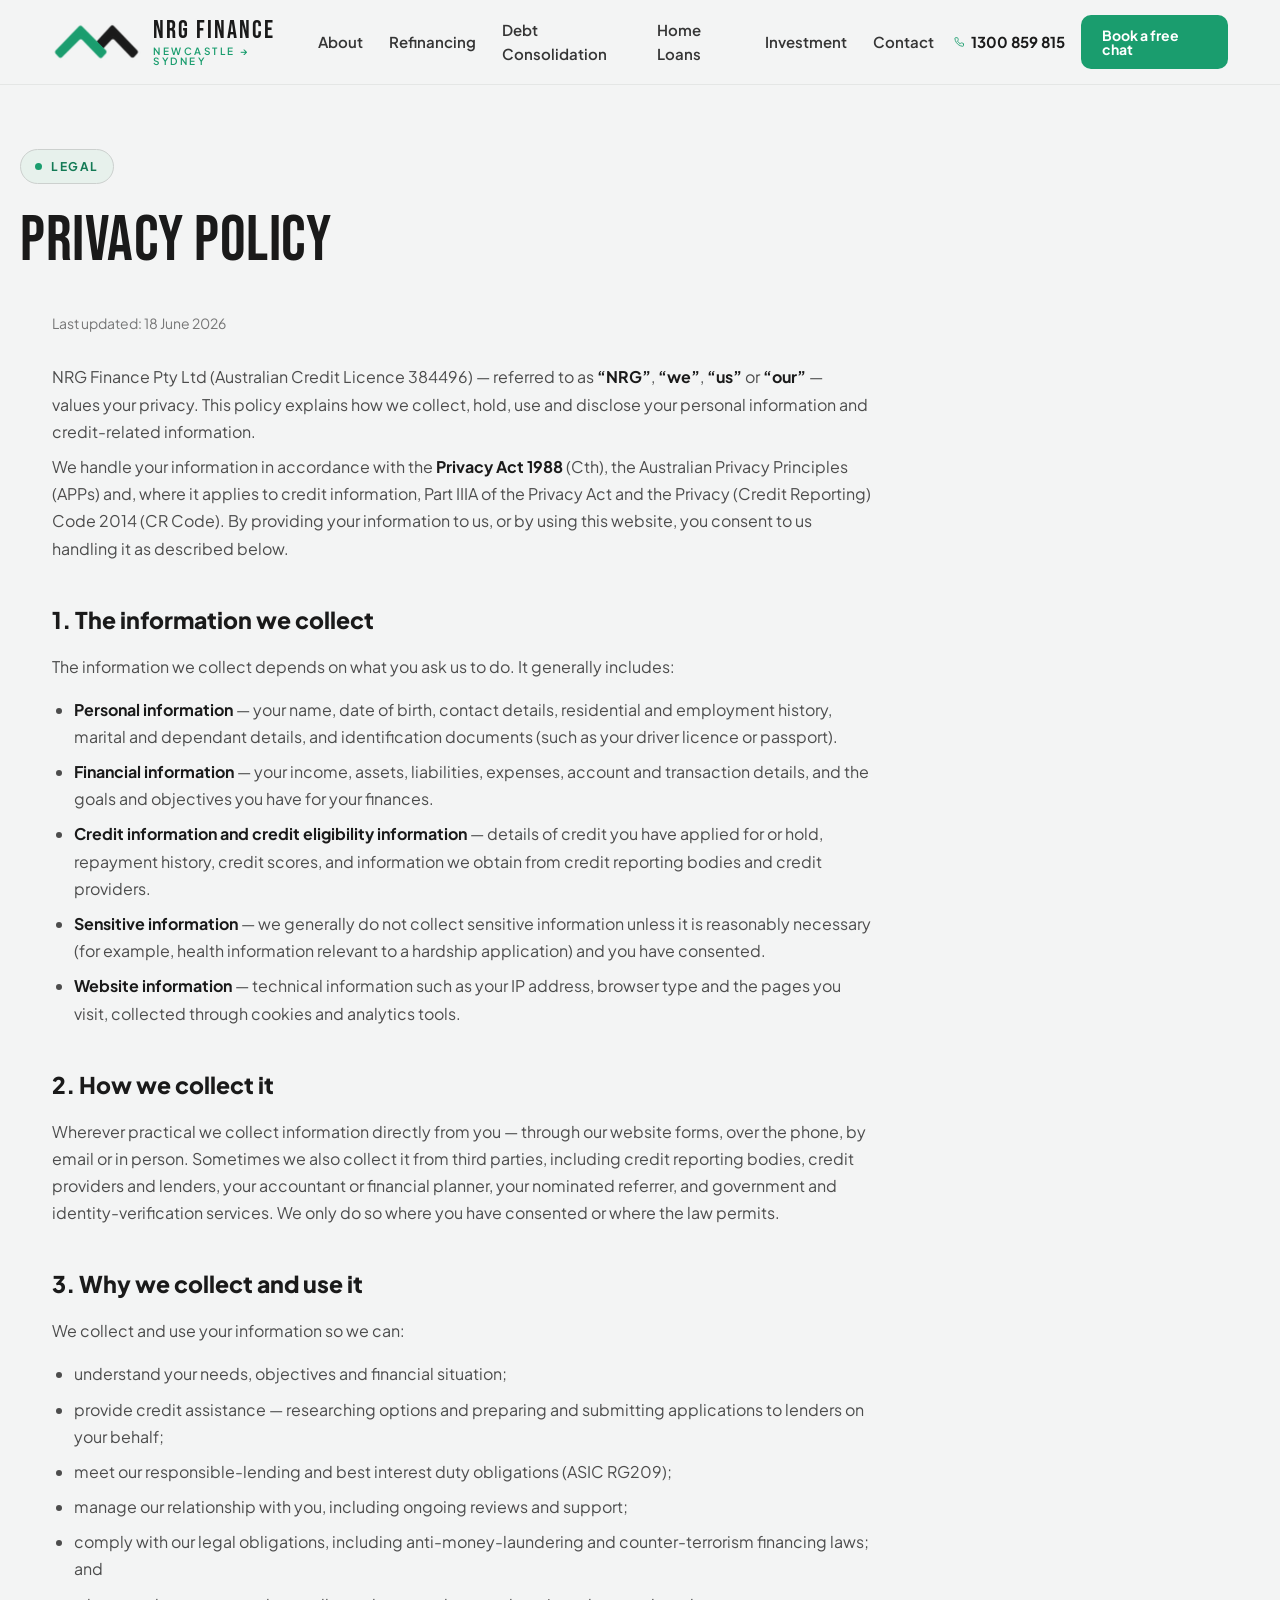
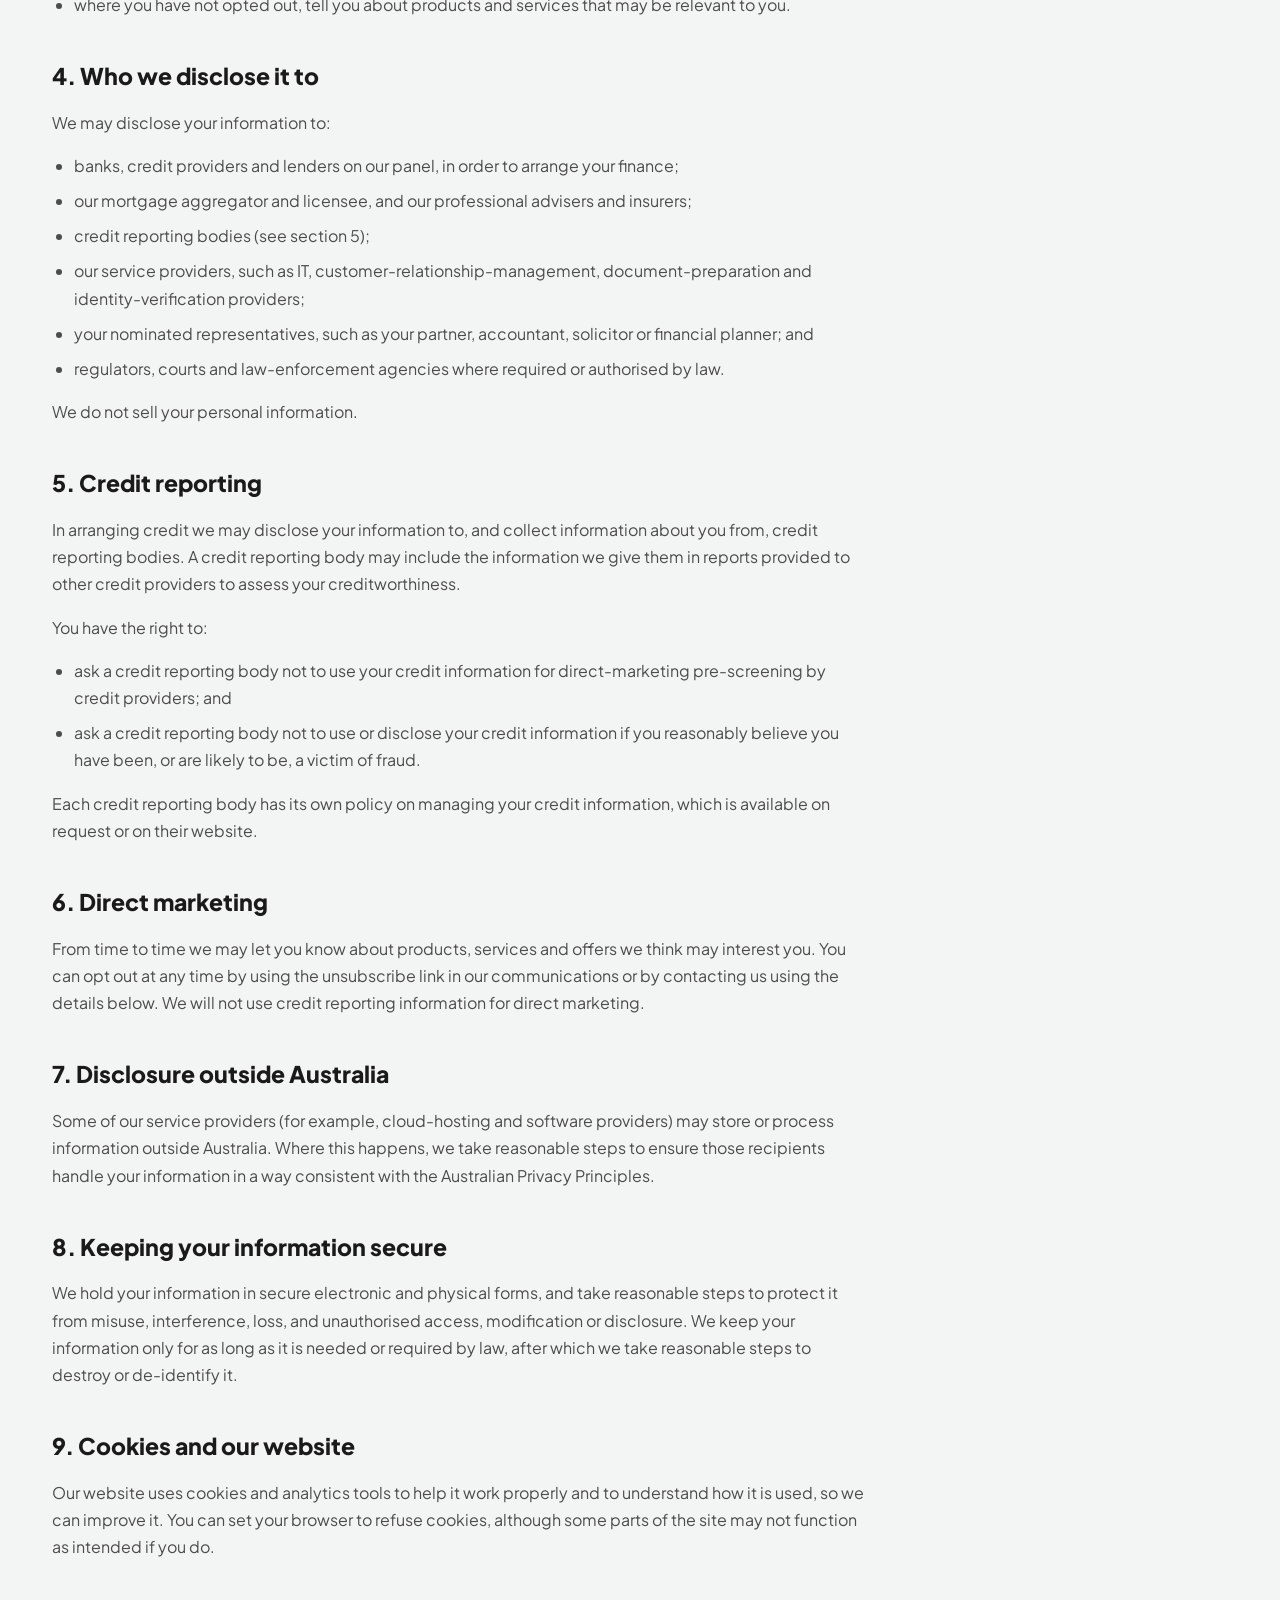
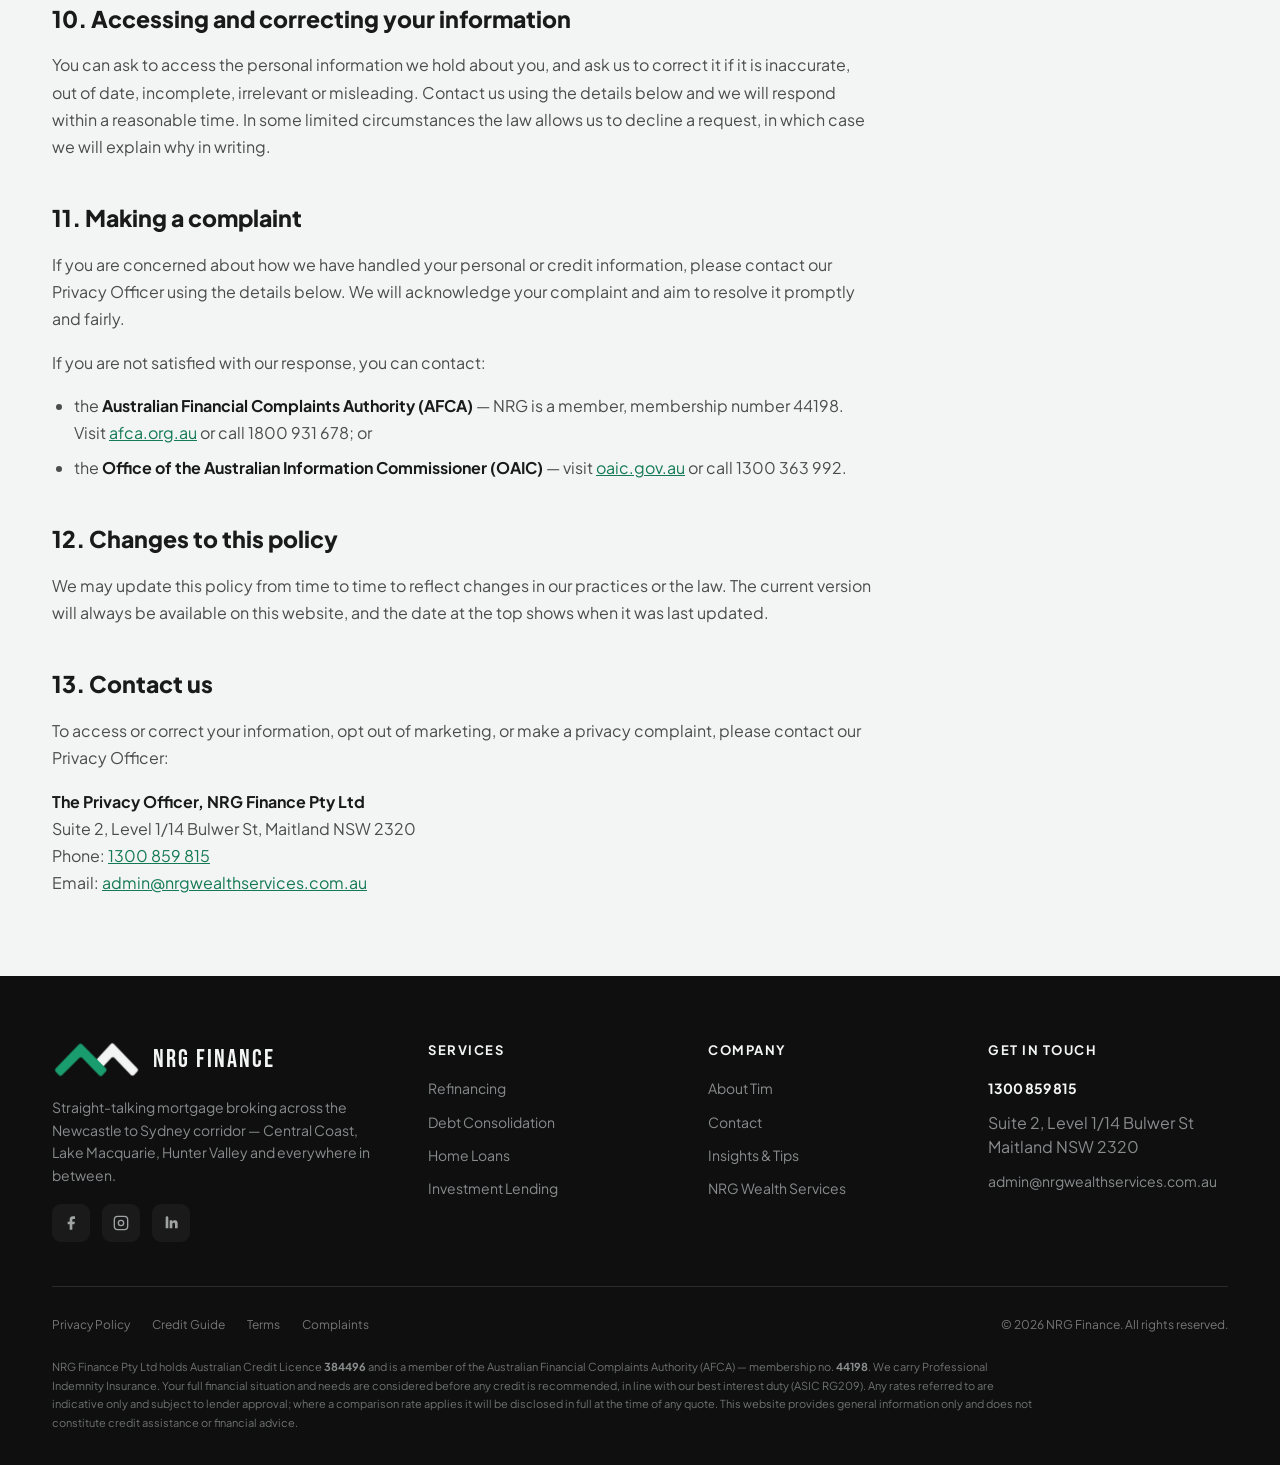
<file: privacy.html>
<!DOCTYPE html>
<html lang="en-AU">
<head>
  <meta charset="utf-8">
  <meta name="viewport" content="width=device-width, initial-scale=1">
  <title>Privacy Policy | NRG Finance</title>
  <meta name="description" content="How NRG Finance collects, holds, uses and discloses your personal and credit-related information, in line with the Privacy Act 1988 (Cth) and the Australian Privacy Principles.">
  <link rel="canonical" href="https://www.nrgfinance.com.au/privacy.html">
  <meta name="theme-color" content="#1A1A1A">
  <meta property="og:type" content="website">
  <meta property="og:title" content="Privacy Policy — NRG Finance">
  <meta property="og:description" content="How we handle your personal and credit information.">
  <meta property="og:image" content="https://www.nrgfinance.com.au/assets/og-image.svg">
  <link rel="icon" href="assets/favicon.svg" type="image/svg+xml">
  <link rel="preconnect" href="https://fonts.googleapis.com">
  <link rel="preconnect" href="https://fonts.gstatic.com" crossorigin>
  <link href="https://fonts.googleapis.com/css2?family=Bebas+Neue&family=Plus+Jakarta+Sans:wght@400;500;600;700;800&display=swap" rel="stylesheet">
  <link rel="stylesheet" href="css/styles.css">
  <script defer src="js/main.js"></script>
</head>
<body id="top">
  <a class="skip-link" href="#main">Skip to content</a>

  <header class="site-header">
    <div class="site-header__inner">
      <a class="brand" href="index.html" aria-label="NRG Finance — home">
        <img class="brand__chev" src="assets/mark.png" width="322" height="137" alt="">
        <span class="brand__name">
          <span class="brand__word">NRG FINANCE</span>
          <span class="brand__tag">Newcastle &rarr; Sydney</span>
        </span>
      </a>
      <nav class="nav" aria-label="Primary">
        <a href="about.html">About</a>
        <a href="refinancing.html">Refinancing</a>
        <a href="debt-consolidation.html">Debt Consolidation</a>
        <a href="home-loans.html">Home Loans</a>
        <a href="investment.html">Investment</a>
        <a href="contact.html">Contact</a>
      </nav>
      <div class="header__actions">
        <a class="header__phone" href="tel:1300859815">
          <svg width="16" height="16" viewBox="0 0 24 24" fill="none" stroke="#1A9D6E" stroke-width="2" stroke-linecap="round" stroke-linejoin="round"><path d="M22 16.92v3a2 2 0 0 1-2.18 2 19.79 19.79 0 0 1-8.63-3.07 19.5 19.5 0 0 1-6-6 19.79 19.79 0 0 1-3.07-8.67A2 2 0 0 1 4.11 2h3a2 2 0 0 1 2 1.72c.13.81.36 1.6.7 2.34a2 2 0 0 1-.45 2.11L8.09 9.91a16 16 0 0 0 6 6l1.74-1.27a2 2 0 0 1 2.11-.45c.74.34 1.53.57 2.34.7A2 2 0 0 1 22 16.92z"/></svg>
          1300 859 815
        </a>
        <a class="btn btn--copper btn--sm" href="contact.html">Book a free chat</a>
        <button class="nav-toggle" aria-label="Menu" aria-expanded="false"><span></span></button>
      </div>
    </div>
  </header>

  <main id="main">

    <section class="page-hero container">
      <span class="badge"><span class="dot"></span>Legal</span>
      <h1 class="display h1" style="margin:26px 0 0;">Privacy Policy</h1>
    </section>

    <section class="container" style="padding-bottom:80px;">
      <div class="legal prose">
        <p class="updated">Last updated: 18 June 2026</p>

        <p class="lead">NRG Finance Pty Ltd (Australian Credit Licence 384496) &mdash; referred to as <strong>&ldquo;NRG&rdquo;</strong>, <strong>&ldquo;we&rdquo;</strong>, <strong>&ldquo;us&rdquo;</strong> or <strong>&ldquo;our&rdquo;</strong> &mdash; values your privacy. This policy explains how we collect, hold, use and disclose your personal information and credit-related information.</p>
        <p>We handle your information in accordance with the <em>Privacy Act 1988</em> (Cth), the Australian Privacy Principles (APPs) and, where it applies to credit information, Part IIIA of the Privacy Act and the Privacy (Credit Reporting) Code 2014 (CR Code). By providing your information to us, or by using this website, you consent to us handling it as described below.</p>

        <h2>1. The information we collect</h2>
        <p>The information we collect depends on what you ask us to do. It generally includes:</p>
        <ul>
          <li><strong>Personal information</strong> &mdash; your name, date of birth, contact details, residential and employment history, marital and dependant details, and identification documents (such as your driver licence or passport).</li>
          <li><strong>Financial information</strong> &mdash; your income, assets, liabilities, expenses, account and transaction details, and the goals and objectives you have for your finances.</li>
          <li><strong>Credit information and credit eligibility information</strong> &mdash; details of credit you have applied for or hold, repayment history, credit scores, and information we obtain from credit reporting bodies and credit providers.</li>
          <li><strong>Sensitive information</strong> &mdash; we generally do not collect sensitive information unless it is reasonably necessary (for example, health information relevant to a hardship application) and you have consented.</li>
          <li><strong>Website information</strong> &mdash; technical information such as your IP address, browser type and the pages you visit, collected through cookies and analytics tools.</li>
        </ul>

        <h2>2. How we collect it</h2>
        <p>Wherever practical we collect information directly from you &mdash; through our website forms, over the phone, by email or in person. Sometimes we also collect it from third parties, including credit reporting bodies, credit providers and lenders, your accountant or financial planner, your nominated referrer, and government and identity-verification services. We only do so where you have consented or where the law permits.</p>

        <h2>3. Why we collect and use it</h2>
        <p>We collect and use your information so we can:</p>
        <ul>
          <li>understand your needs, objectives and financial situation;</li>
          <li>provide credit assistance &mdash; researching options and preparing and submitting applications to lenders on your behalf;</li>
          <li>meet our responsible-lending and best interest duty obligations (ASIC RG209);</li>
          <li>manage our relationship with you, including ongoing reviews and support;</li>
          <li>comply with our legal obligations, including anti-money-laundering and counter-terrorism financing laws; and</li>
          <li>where you have not opted out, tell you about products and services that may be relevant to you.</li>
        </ul>

        <h2>4. Who we disclose it to</h2>
        <p>We may disclose your information to:</p>
        <ul>
          <li>banks, credit providers and lenders on our panel, in order to arrange your finance;</li>
          <li>our mortgage aggregator and licensee, and our professional advisers and insurers;</li>
          <li>credit reporting bodies (see section 5);</li>
          <li>our service providers, such as IT, customer-relationship-management, document-preparation and identity-verification providers;</li>
          <li>your nominated representatives, such as your partner, accountant, solicitor or financial planner; and</li>
          <li>regulators, courts and law-enforcement agencies where required or authorised by law.</li>
        </ul>
        <p>We do not sell your personal information.</p>

        <h2>5. Credit reporting</h2>
        <p>In arranging credit we may disclose your information to, and collect information about you from, credit reporting bodies. A credit reporting body may include the information we give them in reports provided to other credit providers to assess your creditworthiness.</p>
        <p>You have the right to:</p>
        <ul>
          <li>ask a credit reporting body not to use your credit information for direct-marketing pre-screening by credit providers; and</li>
          <li>ask a credit reporting body not to use or disclose your credit information if you reasonably believe you have been, or are likely to be, a victim of fraud.</li>
        </ul>
        <p>Each credit reporting body has its own policy on managing your credit information, which is available on request or on their website.</p>

        <h2>6. Direct marketing</h2>
        <p>From time to time we may let you know about products, services and offers we think may interest you. You can opt out at any time by using the unsubscribe link in our communications or by contacting us using the details below. We will not use credit reporting information for direct marketing.</p>

        <h2>7. Disclosure outside Australia</h2>
        <p>Some of our service providers (for example, cloud-hosting and software providers) may store or process information outside Australia. Where this happens, we take reasonable steps to ensure those recipients handle your information in a way consistent with the Australian Privacy Principles.</p>

        <h2>8. Keeping your information secure</h2>
        <p>We hold your information in secure electronic and physical forms, and take reasonable steps to protect it from misuse, interference, loss, and unauthorised access, modification or disclosure. We keep your information only for as long as it is needed or required by law, after which we take reasonable steps to destroy or de-identify it.</p>

        <h2>9. Cookies and our website</h2>
        <p>Our website uses cookies and analytics tools to help it work properly and to understand how it is used, so we can improve it. You can set your browser to refuse cookies, although some parts of the site may not function as intended if you do.</p>

        <h2>10. Accessing and correcting your information</h2>
        <p>You can ask to access the personal information we hold about you, and ask us to correct it if it is inaccurate, out of date, incomplete, irrelevant or misleading. Contact us using the details below and we will respond within a reasonable time. In some limited circumstances the law allows us to decline a request, in which case we will explain why in writing.</p>

        <h2>11. Making a complaint</h2>
        <p>If you are concerned about how we have handled your personal or credit information, please contact our Privacy Officer using the details below. We will acknowledge your complaint and aim to resolve it promptly and fairly.</p>
        <p>If you are not satisfied with our response, you can contact:</p>
        <ul>
          <li>the <strong>Australian Financial Complaints Authority (AFCA)</strong> &mdash; NRG is a member, membership number 44198. Visit <a href="https://www.afca.org.au" rel="noopener">afca.org.au</a> or call 1800 931 678; or</li>
          <li>the <strong>Office of the Australian Information Commissioner (OAIC)</strong> &mdash; visit <a href="https://www.oaic.gov.au" rel="noopener">oaic.gov.au</a> or call 1300 363 992.</li>
        </ul>

        <h2>12. Changes to this policy</h2>
        <p>We may update this policy from time to time to reflect changes in our practices or the law. The current version will always be available on this website, and the date at the top shows when it was last updated.</p>

        <h2>13. Contact us</h2>
        <p>To access or correct your information, opt out of marketing, or make a privacy complaint, please contact our Privacy Officer:</p>
        <p>
          <strong>The Privacy Officer, NRG Finance Pty Ltd</strong><br>
          Suite 2, Level 1/14 Bulwer St, Maitland NSW 2320<br>
          Phone: <a href="tel:1300859815">1300 859 815</a><br>
          Email: <a href="mailto:admin@nrgwealthservices.com.au">admin@nrgwealthservices.com.au</a>
        </p>
      </div>
    </section>

  </main>

  <footer class="site-footer">
    <div class="container" style="padding-top:64px; padding-bottom:32px;">
      <div class="site-footer__top">
        <div class="site-footer__brand">
          <div class="brand" style="margin-bottom:4px;">
            <img class="brand__chev" src="assets/mark-light.png" width="322" height="137" alt="">
            <span class="brand__word">NRG FINANCE</span>
          </div>
          <p class="site-footer__blurb">Straight-talking mortgage broking across the Newcastle to Sydney corridor &mdash; Central Coast, Lake Macquarie, Hunter Valley and everywhere in between.</p>
          <div class="social">
            <a href="#" aria-label="Facebook"><svg viewBox="0 0 24 24" fill="#A0A4A4"><path d="M18 2h-3a5 5 0 0 0-5 5v3H7v4h3v8h4v-8h3l1-4h-4V7a1 1 0 0 1 1-1h3z"/></svg></a>
            <a href="#" aria-label="Instagram"><svg viewBox="0 0 24 24" fill="none" stroke="#A0A4A4" stroke-width="2"><rect x="2" y="2" width="20" height="20" rx="5"/><circle cx="12" cy="12" r="4"/><line x1="17.5" y1="6.5" x2="17.5" y2="6.5"/></svg></a>
            <a href="#" aria-label="LinkedIn"><svg viewBox="0 0 24 24" fill="#A0A4A4"><path d="M4 4h4v16H4zM6 2a2 2 0 1 1 0 4 2 2 0 0 1 0-4zM10 8h4v2a4 4 0 0 1 4-2c3 0 4 2 4 5v7h-4v-6c0-1.5-.5-2.5-2-2.5s-2 1-2 2.5v6h-4z"/></svg></a>
          </div>
        </div>
        <div>
          <h5>Services</h5>
          <div class="site-footer__links">
            <a href="refinancing.html">Refinancing</a>
            <a href="debt-consolidation.html">Debt Consolidation</a>
            <a href="home-loans.html">Home Loans</a>
            <a href="investment.html">Investment Lending</a>
          </div>
        </div>
        <div>
          <h5>Company</h5>
          <div class="site-footer__links">
            <a href="about.html">About Tim</a>
            <a href="contact.html">Contact</a>
            <a href="#">Insights &amp; Tips</a>
            <a href="https://nrgwealthservices.com.au" rel="noopener">NRG Wealth Services</a>
          </div>
        </div>
        <div>
          <h5>Get in touch</h5>
          <div class="site-footer__links">
            <a href="tel:1300859815" style="color:#F3F4F4; font-weight:700;">1300 859 815</a>
            <span style="color:#888C8C; line-height:1.5;">Suite 2, Level 1/14 Bulwer St<br>Maitland NSW 2320</span>
            <a href="mailto:admin@nrgwealthservices.com.au">admin@nrgwealthservices.com.au</a>
          </div>
        </div>
      </div>
      <div class="site-footer__legal">
        <div style="display:flex; flex-wrap:wrap; gap:8px 22px;">
          <a href="privacy.html">Privacy Policy</a>
          <a href="credit-guide.html">Credit Guide</a>
          <a href="terms.html">Terms</a>
          <a href="complaints.html">Complaints</a>
        </div>
        <span>&copy; <span data-year>2026</span> NRG Finance. All rights reserved.</span>
      </div>
      <p class="compliance">
        NRG Finance Pty Ltd holds Australian Credit Licence <strong>384496</strong> and is a member of the Australian Financial Complaints Authority (AFCA) &mdash; membership no. <strong>44198</strong>. We carry Professional Indemnity Insurance. Your full financial situation and needs are considered before any credit is recommended, in line with our best interest duty (ASIC RG209). Any rates referred to are indicative only and subject to lender approval; where a comparison rate applies it will be disclosed in full at the time of any quote. This website provides general information only and does not constitute credit assistance or financial advice.
      </p>
    </div>
  </footer>

</body>
</html>
</file>
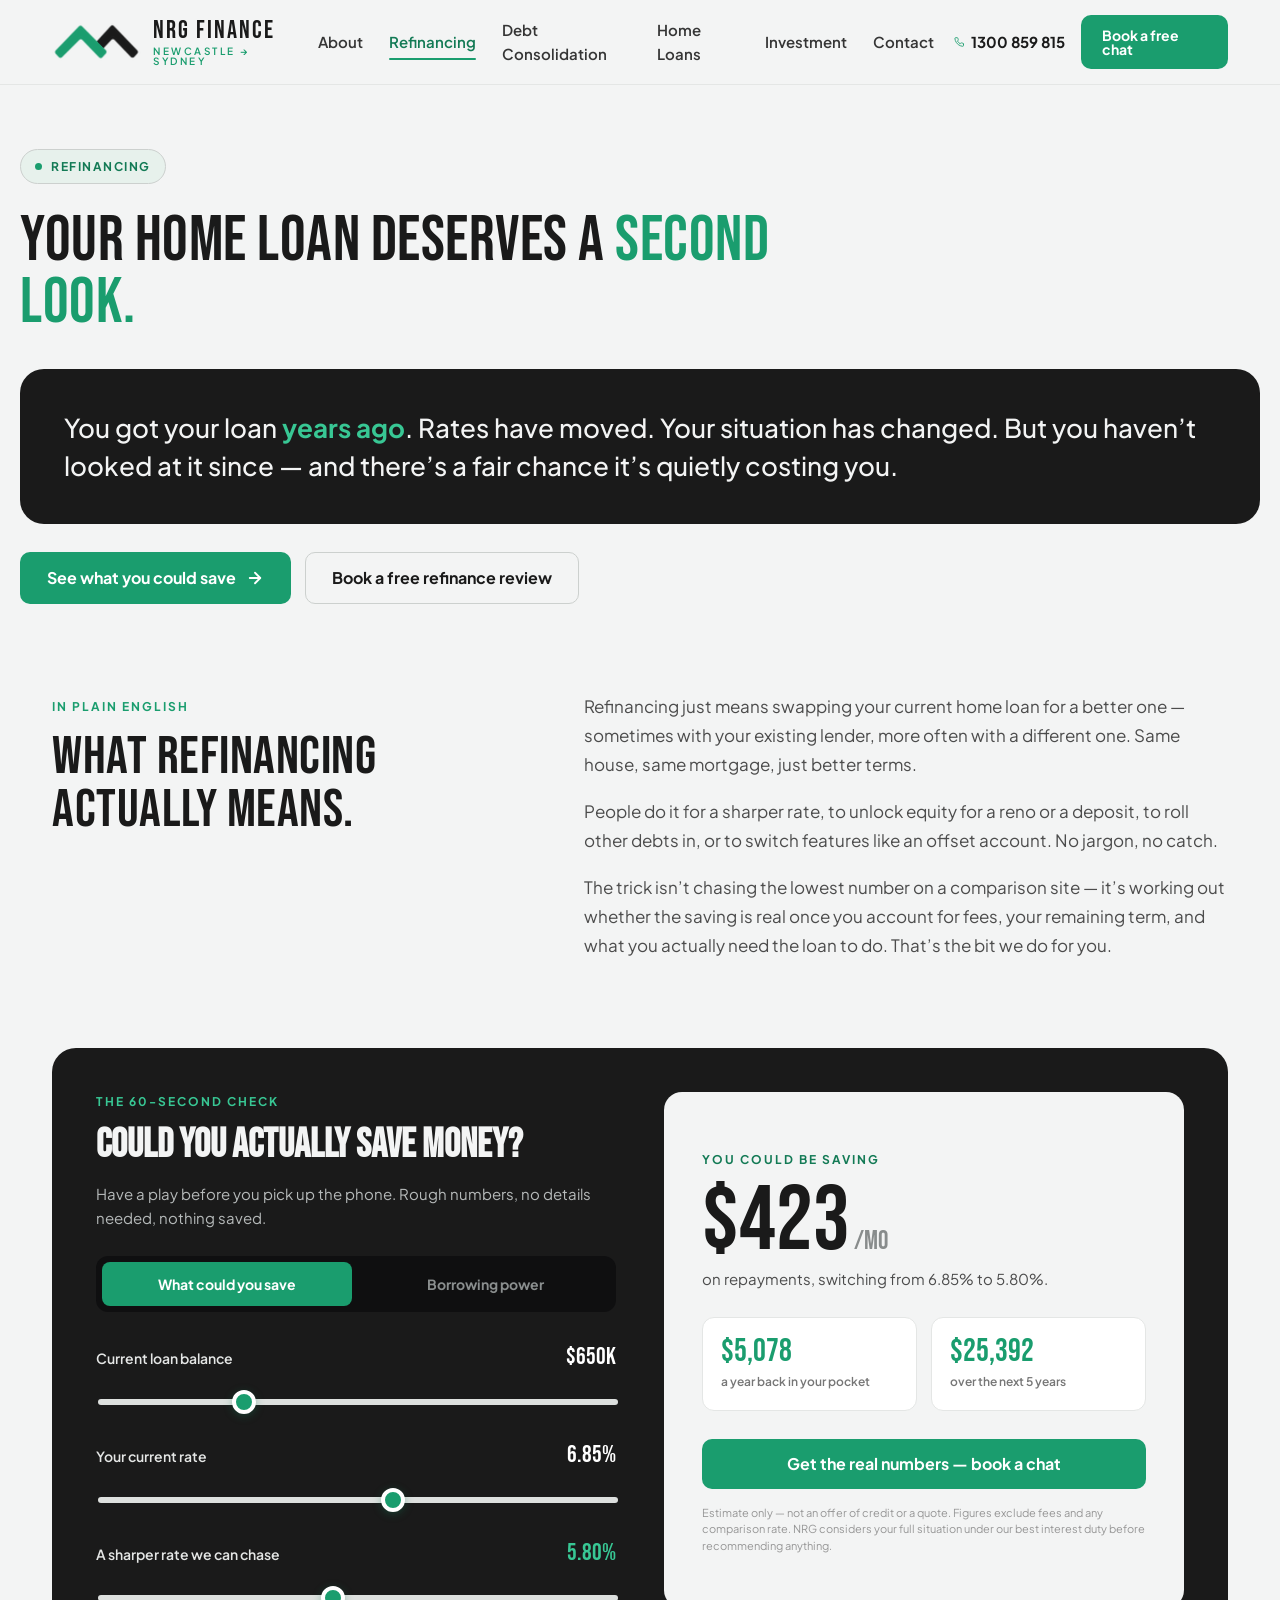
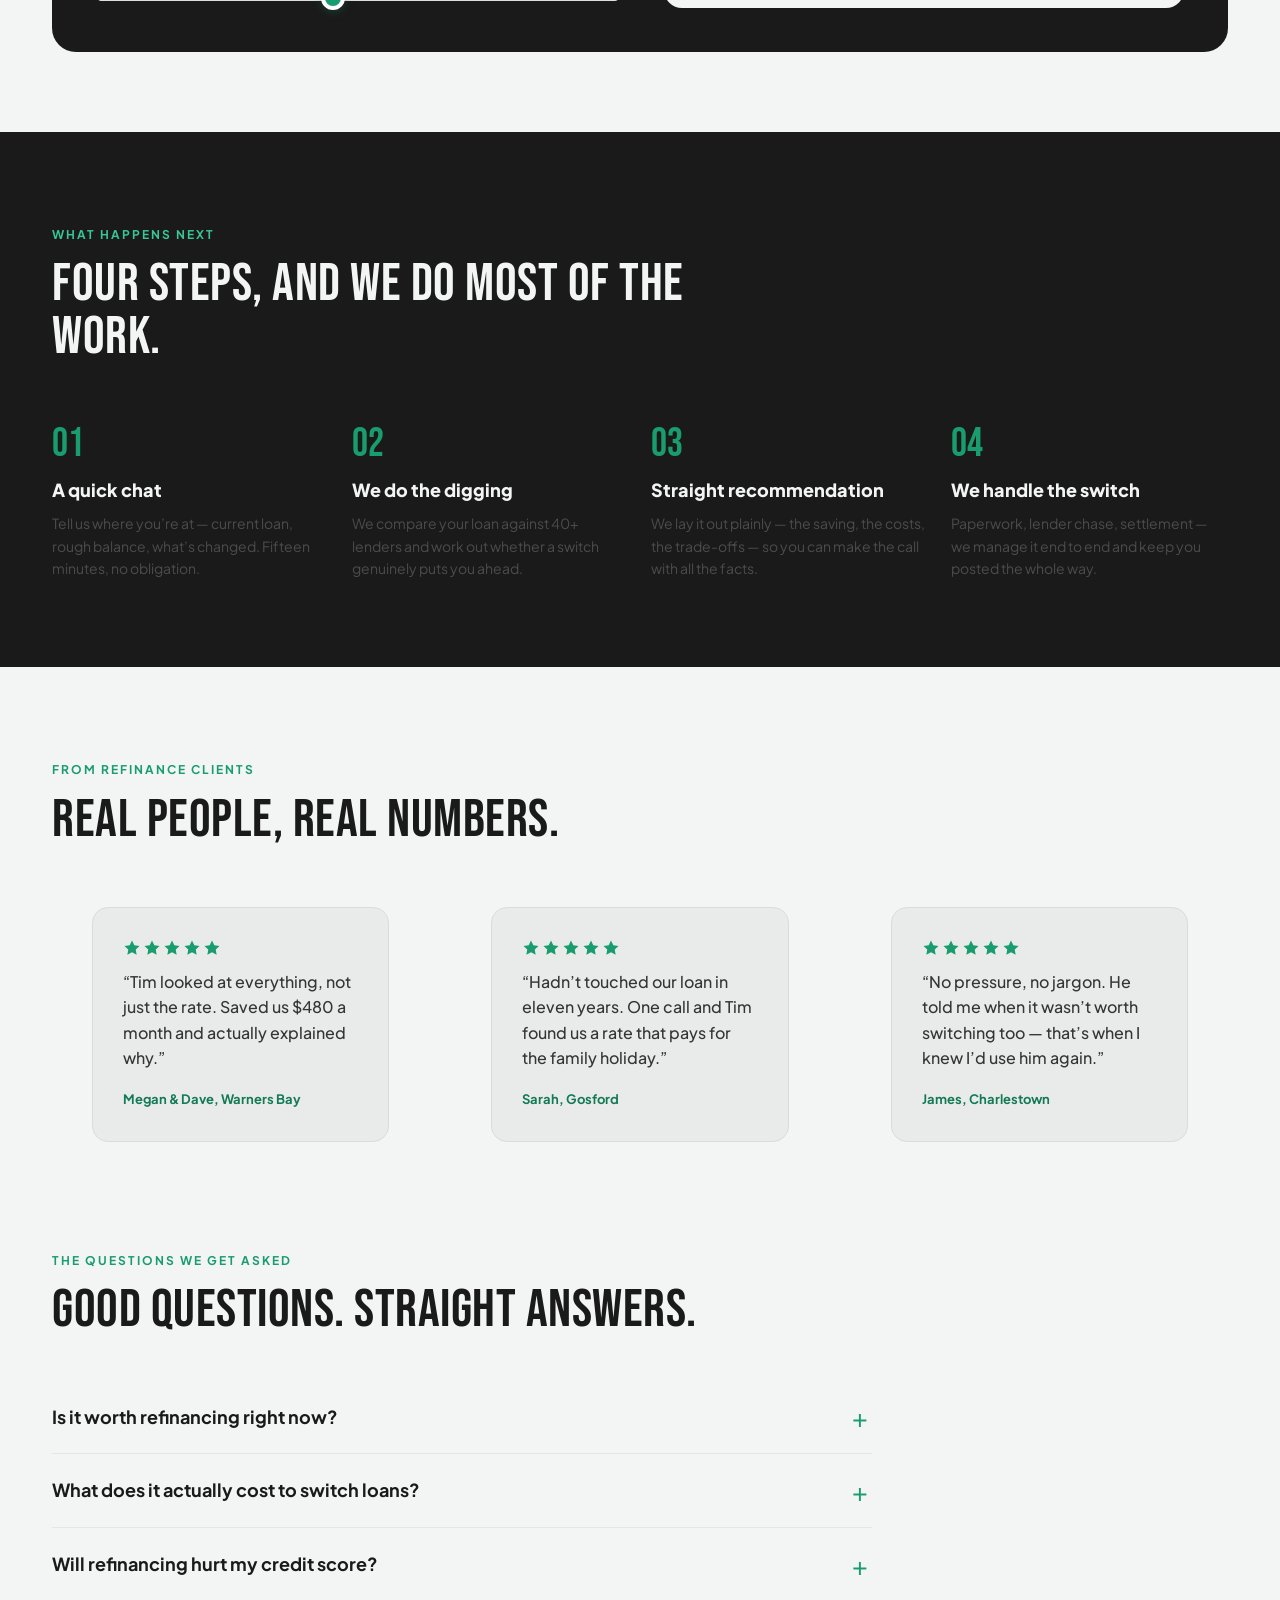
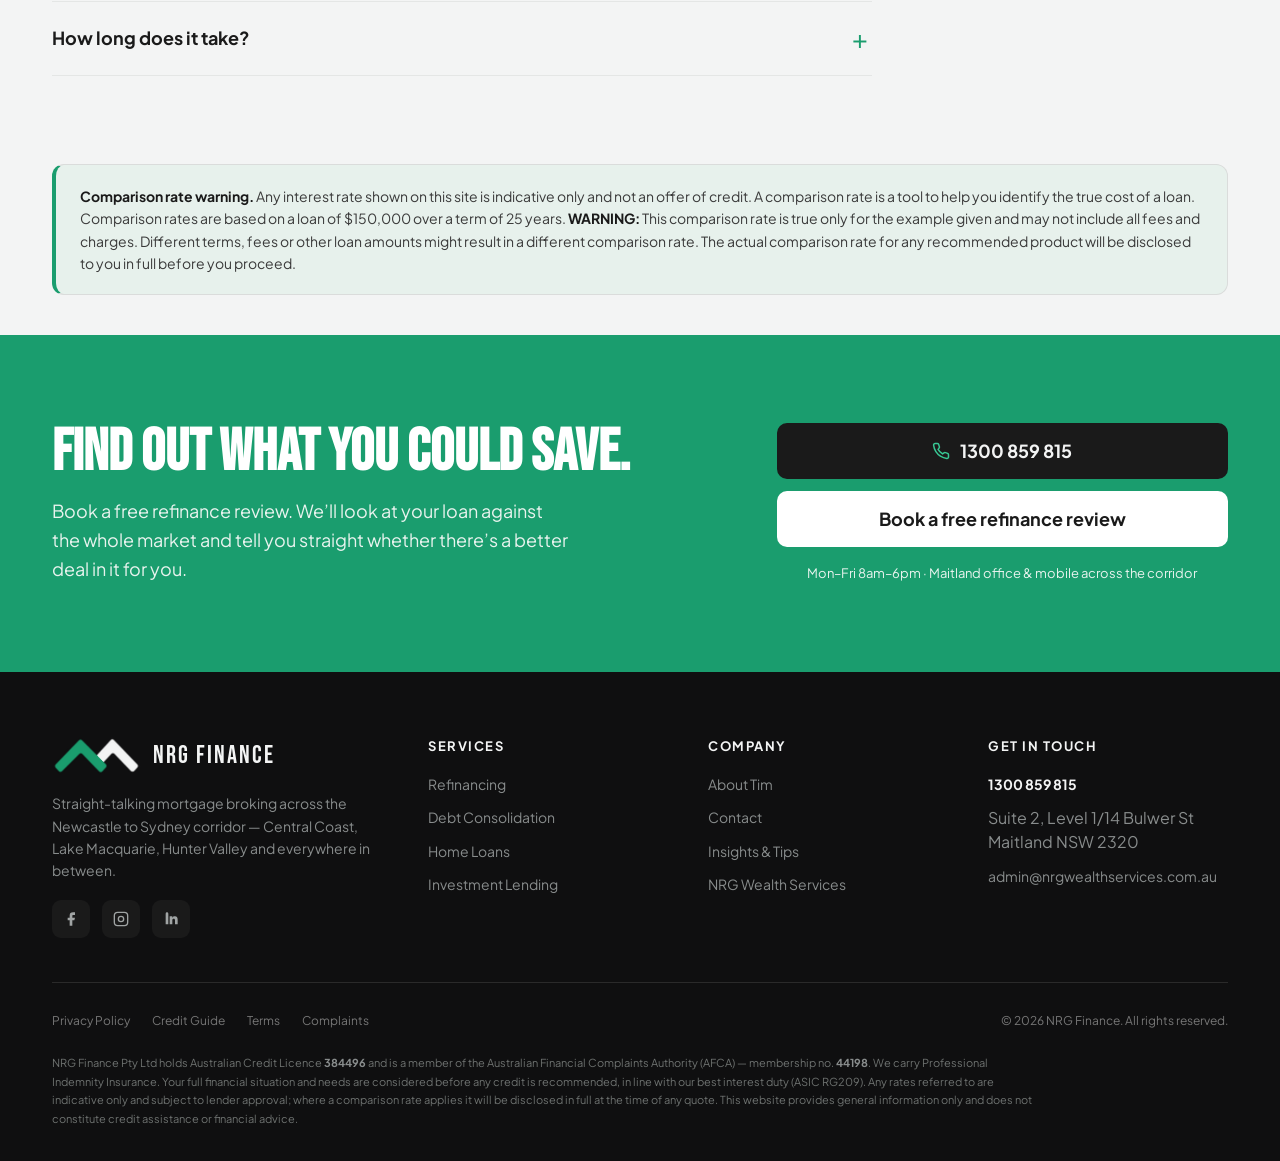
<file: refinancing.html>
<!DOCTYPE html>
<html lang="en-AU">
<head>
  <meta charset="utf-8">
  <meta name="viewport" content="width=device-width, initial-scale=1">
  <title>Refinancing | NRG Finance — Could You Save? Newcastle to Sydney</title>
  <meta name="description" content="Got your home loan years ago and never looked back? See what you could save by refinancing. Straight advice from a local broker across the Newcastle to Sydney corridor. Free refinance review.">
  <link rel="canonical" href="https://www.nrgfinance.com.au/refinancing.html">
  <meta name="theme-color" content="#1A1A1A">
  <meta property="og:type" content="website">
  <meta property="og:title" content="Refinancing — Your home loan deserves a second look">
  <meta property="og:description" content="See what you could save. Free, no-pressure refinance review with a local broker.">
  <meta property="og:image" content="https://www.nrgfinance.com.au/assets/og-image.svg">
  <link rel="icon" href="assets/favicon.svg" type="image/svg+xml">
  <link rel="preconnect" href="https://fonts.googleapis.com">
  <link rel="preconnect" href="https://fonts.gstatic.com" crossorigin>
  <link href="https://fonts.googleapis.com/css2?family=Bebas+Neue&family=Plus+Jakarta+Sans:wght@400;500;600;700;800&display=swap" rel="stylesheet">
  <link rel="stylesheet" href="css/styles.css">
  <script type="application/ld+json">
  {
    "@context": "https://schema.org",
    "@type": "Service",
    "serviceType": "Mortgage refinancing",
    "provider": { "@type": "FinancialService", "name": "NRG Finance", "@id": "https://www.nrgfinance.com.au/#business" },
    "areaServed": "Newcastle to Sydney corridor, NSW",
    "description": "Home loan refinancing — reviewing your existing loan against 40+ lenders to find a sharper deal that fits your situation."
  }
  </script>
  <script type="application/ld+json">
  {
    "@context": "https://schema.org",
    "@type": "FAQPage",
    "mainEntity": [
      { "@type": "Question", "name": "Is it worth refinancing right now?", "acceptedAnswer": { "@type": "Answer", "text": "It depends on your rate, your balance and how long you have left. If you haven't reviewed your loan in a few years, there's a good chance it's worth a look — we'll tell you straight whether the savings beat the switching costs." } },
      { "@type": "Question", "name": "What does it actually cost to switch loans?", "acceptedAnswer": { "@type": "Answer", "text": "Usually a discharge fee from your current lender and a small settlement/registration cost with the new one — often a few hundred dollars. Many lenders offer cashback or waive fees. We weigh the real cost against the saving before you commit to anything." } },
      { "@type": "Question", "name": "Will refinancing hurt my credit score?", "acceptedAnswer": { "@type": "Answer", "text": "An application leaves a credit enquiry, which can nudge your score short-term, but it recovers. We only lodge with a lender once we're confident it's the right fit, so you're not firing off applications everywhere." } },
      { "@type": "Question", "name": "How long does refinancing take?", "acceptedAnswer": { "@type": "Answer", "text": "Most refinances settle within two to four weeks once your paperwork is in. We handle the lender chase and keep you posted the whole way through." } }
    ]
  }
  </script>
  <script defer src="js/main.js"></script>
</head>
<body id="top">
  <a class="skip-link" href="#main">Skip to content</a>

  <header class="site-header">
    <div class="site-header__inner">
      <a class="brand" href="index.html" aria-label="NRG Finance — home">
        <img class="brand__chev" src="assets/mark.png" width="322" height="137" alt="">
        <span class="brand__name">
          <span class="brand__word">NRG FINANCE</span>
          <span class="brand__tag">Newcastle &rarr; Sydney</span>
        </span>
      </a>
      <nav class="nav" aria-label="Primary">
        <a href="about.html">About</a>
        <a href="refinancing.html" aria-current="page">Refinancing</a>
        <a href="debt-consolidation.html">Debt Consolidation</a>
        <a href="home-loans.html">Home Loans</a>
        <a href="investment.html">Investment</a>
        <a href="contact.html">Contact</a>
      </nav>
      <div class="header__actions">
        <a class="header__phone" href="tel:1300859815">
          <svg width="16" height="16" viewBox="0 0 24 24" fill="none" stroke="#1A9D6E" stroke-width="2" stroke-linecap="round" stroke-linejoin="round"><path d="M22 16.92v3a2 2 0 0 1-2.18 2 19.79 19.79 0 0 1-8.63-3.07 19.5 19.5 0 0 1-6-6 19.79 19.79 0 0 1-3.07-8.67A2 2 0 0 1 4.11 2h3a2 2 0 0 1 2 1.72c.13.81.36 1.6.7 2.34a2 2 0 0 1-.45 2.11L8.09 9.91a16 16 0 0 0 6 6l1.74-1.27a2 2 0 0 1 2.11-.45c.74.34 1.53.57 2.34.7A2 2 0 0 1 22 16.92z"/></svg>
          1300 859 815
        </a>
        <a class="btn btn--copper btn--sm" href="contact.html">Book a free chat</a>
        <button class="nav-toggle" aria-label="Menu" aria-expanded="false"><span></span></button>
      </div>
    </div>
  </header>

  <main id="main">

    <!-- page hero + scenario -->
    <section class="page-hero container">
      <span class="badge"><span class="dot"></span>Refinancing</span>
      <h1 class="display h1" style="margin:26px 0 0; max-width:760px;">Your home loan deserves a <span class="copper">second look.</span></h1>
      <div class="scenario" style="margin-top:36px;">
        You got your loan <strong>years ago</strong>. Rates have moved. Your situation has changed. But you haven&rsquo;t looked at it since &mdash; and there&rsquo;s a fair chance it&rsquo;s quietly costing you.
      </div>
      <div style="display:flex; flex-wrap:wrap; gap:14px; margin-top:28px;">
        <a class="btn btn--copper" href="#calculator">See what you could save
          <svg width="18" height="18" viewBox="0 0 24 24" fill="none" stroke="#fff" stroke-width="2.4" stroke-linecap="round" stroke-linejoin="round"><line x1="5" y1="12" x2="19" y2="12"/><polyline points="12 5 19 12 12 19"/></svg>
        </a>
        <a class="btn btn--outline" href="contact.html">Book a free refinance review</a>
      </div>
    </section>

    <!-- what refinancing means -->
    <section class="container section" style="padding-top:48px;" aria-labelledby="what-title">
      <div class="split">
        <div data-reveal>
          <span class="eyebrow">In plain English</span>
          <h2 id="what-title" class="display h2">What refinancing actually means.</h2>
        </div>
        <div class="prose" data-reveal>
          <p>Refinancing just means swapping your current home loan for a better one &mdash; sometimes with your existing lender, more often with a different one. Same house, same mortgage, just better terms.</p>
          <p>People do it for a sharper rate, to unlock equity for a reno or a deposit, to roll other debts in, or to switch features like an offset account. No jargon, no catch.</p>
          <p>The trick isn&rsquo;t chasing the lowest number on a comparison site &mdash; it&rsquo;s working out whether the saving is real once you account for fees, your remaining term, and what you actually need the loan to do. That&rsquo;s the bit we do for you.</p>
        </div>
      </div>
    </section>

    <!-- calculator -->
    <section id="calculator" class="container" style="padding-bottom:80px;" aria-labelledby="calc-title">
      <div class="calc" data-calc>
        <div class="calc__col calc__head">
          <span class="eyebrow">The 60-second check</span>
          <h2 id="calc-title" class="calc__title">Could you actually save money?</h2>
          <p class="calc__intro">Have a play before you pick up the phone. Rough numbers, no details needed, nothing saved.</p>
          <div class="calc__tabs" role="tablist" aria-label="Calculator mode">
            <button class="calc__tab" data-tab="savings" role="tab" aria-selected="true">What could you save</button>
            <button class="calc__tab" data-tab="borrow" role="tab" aria-selected="false">Borrowing power</button>
          </div>
          <div data-panel="savings">
            <div class="calc__fields">
              <div>
                <div class="field__row"><span class="field__label">Current loan balance</span><span class="field__val" data-out="balLabel">$650k</span></div>
                <input class="slider" type="range" min="150000" max="2000000" step="10000" value="650000" data-field="bal" aria-label="Current loan balance">
              </div>
              <div>
                <div class="field__row"><span class="field__label">Your current rate</span><span class="field__val" data-out="curRateLabel">6.85%</span></div>
                <input class="slider" type="range" min="4" max="9" step="0.05" value="6.85" data-field="curRate" aria-label="Your current interest rate">
              </div>
              <div>
                <div class="field__row"><span class="field__label">A sharper rate we can chase</span><span class="field__val field__val--copper" data-out="nrgRateLabel">5.79%</span></div>
                <input class="slider" type="range" min="4" max="8" step="0.05" value="5.79" data-field="nrgRate" aria-label="A sharper rate">
              </div>
            </div>
          </div>
          <div data-panel="borrow" class="is-hidden">
            <div class="calc__fields">
              <div>
                <div class="field__row"><span class="field__label">Household income (before tax)</span><span class="field__val" data-out="incomeLabel">$175k</span></div>
                <input class="slider" type="range" min="80000" max="400000" step="5000" value="175000" data-field="income" aria-label="Household income before tax">
              </div>
              <div>
                <div class="field__row"><span class="field__label">Monthly living expenses</span><span class="field__val" data-out="expensesLabel">$4,200</span></div>
                <input class="slider" type="range" min="1500" max="9000" step="100" value="4200" data-field="expenses" aria-label="Monthly living expenses">
              </div>
              <div>
                <div class="field__row"><span class="field__label">Deposit / available equity</span><span class="field__val" data-out="depositLabel">$120k</span></div>
                <input class="slider" type="range" min="0" max="500000" step="10000" value="120000" data-field="deposit" aria-label="Deposit or available equity">
              </div>
            </div>
          </div>
        </div>
        <div class="calc__result">
          <div data-panel="savings">
            <span class="eyebrow">You could be saving</span>
            <div class="calc__big"><span data-out="monthlySaving">$427</span><small> /mo</small></div>
            <p class="calc__note">on repayments, switching from <span data-out="curRateLabel">6.85%</span> to <span data-out="nrgRateLabel">5.79%</span>.</p>
            <div class="calc__cards">
              <div class="calc__card"><div class="calc__card-num" data-out="yearSaving">$5,126</div><div class="calc__card-label">a year back in your pocket</div></div>
              <div class="calc__card"><div class="calc__card-num" data-out="fiveYearSaving">$25,628</div><div class="calc__card-label">over the next 5 years</div></div>
            </div>
          </div>
          <div data-panel="borrow" class="is-hidden">
            <span class="eyebrow">You could borrow up to</span>
            <div class="calc__big"><span data-out="borrowAmount">$751k</span></div>
            <p class="calc__note">a rough guide based on what you&rsquo;ve told us. The real number depends on the full picture.</p>
            <div class="calc__card"><div class="calc__card-label">Estimated buying power with your deposit</div><div class="calc__card-num" style="font-size:38px;" data-out="propertyValue">$871k</div></div>
          </div>
          <a class="btn btn--copper btn--block" href="contact.html" style="margin-top:28px;">Get the real numbers &mdash; book a chat</a>
          <p class="calc__disclaimer">Estimate only &mdash; not an offer of credit or a quote. Figures exclude fees and any comparison rate. NRG considers your full situation under our best interest duty before recommending anything.</p>
        </div>
      </div>
    </section>

    <!-- process -->
    <section class="dark" aria-labelledby="process-title">
      <div class="container section">
        <div class="section-head">
          <span class="eyebrow eyebrow--light">What happens next</span>
          <h2 id="process-title" class="display h2">Four steps, and we do most of the work.</h2>
        </div>
        <div class="steps">
          <div class="step">
            <span class="step__num">01</span>
            <h4>A quick chat</h4>
            <p>Tell us where you&rsquo;re at &mdash; current loan, rough balance, what&rsquo;s changed. Fifteen minutes, no obligation.</p>
          </div>
          <div class="step">
            <span class="step__num">02</span>
            <h4>We do the digging</h4>
            <p>We compare your loan against 40+ lenders and work out whether a switch genuinely puts you ahead.</p>
          </div>
          <div class="step">
            <span class="step__num">03</span>
            <h4>Straight recommendation</h4>
            <p>We lay it out plainly &mdash; the saving, the costs, the trade-offs &mdash; so you can make the call with all the facts.</p>
          </div>
          <div class="step">
            <span class="step__num">04</span>
            <h4>We handle the switch</h4>
            <p>Paperwork, lender chase, settlement &mdash; we manage it end to end and keep you posted the whole way.</p>
          </div>
        </div>
      </div>
    </section>

    <!-- testimonials -->
    <section class="container section" aria-label="Refinance client reviews">
      <div class="section-head">
        <span class="eyebrow">From refinance clients</span>
        <h2 class="display h2">Real people, real numbers.</h2>
      </div>
      <div class="grid grid--3">
        <blockquote class="card card--panel">
          <span class="stars" aria-hidden="true" style="margin-bottom:12px;">
            <svg viewBox="0 0 24 24" fill="currentColor" width="18" height="18"><path d="M12 2l3.09 6.26L22 9.27l-5 4.87 1.18 6.88L12 17.77l-6.18 3.25L7 14.14 2 9.27l6.91-1.01L12 2z"/></svg><svg viewBox="0 0 24 24" fill="currentColor" width="18" height="18"><path d="M12 2l3.09 6.26L22 9.27l-5 4.87 1.18 6.88L12 17.77l-6.18 3.25L7 14.14 2 9.27l6.91-1.01L12 2z"/></svg><svg viewBox="0 0 24 24" fill="currentColor" width="18" height="18"><path d="M12 2l3.09 6.26L22 9.27l-5 4.87 1.18 6.88L12 17.77l-6.18 3.25L7 14.14 2 9.27l6.91-1.01L12 2z"/></svg><svg viewBox="0 0 24 24" fill="currentColor" width="18" height="18"><path d="M12 2l3.09 6.26L22 9.27l-5 4.87 1.18 6.88L12 17.77l-6.18 3.25L7 14.14 2 9.27l6.91-1.01L12 2z"/></svg><svg viewBox="0 0 24 24" fill="currentColor" width="18" height="18"><path d="M12 2l3.09 6.26L22 9.27l-5 4.87 1.18 6.88L12 17.77l-6.18 3.25L7 14.14 2 9.27l6.91-1.01L12 2z"/></svg>
          </span>
          <p style="font-size:16px; line-height:1.6; color:#353535; font-weight:500; margin:0 0 14px;">&ldquo;Tim looked at everything, not just the rate. Saved us $480 a month and actually explained why.&rdquo;</p>
          <cite style="font-size:13px; font-weight:700; color:var(--copper-dark); font-style:normal;">Megan &amp; Dave, Warners Bay</cite>
        </blockquote>
        <blockquote class="card card--panel">
          <span class="stars" aria-hidden="true" style="margin-bottom:12px;">
            <svg viewBox="0 0 24 24" fill="currentColor" width="18" height="18"><path d="M12 2l3.09 6.26L22 9.27l-5 4.87 1.18 6.88L12 17.77l-6.18 3.25L7 14.14 2 9.27l6.91-1.01L12 2z"/></svg><svg viewBox="0 0 24 24" fill="currentColor" width="18" height="18"><path d="M12 2l3.09 6.26L22 9.27l-5 4.87 1.18 6.88L12 17.77l-6.18 3.25L7 14.14 2 9.27l6.91-1.01L12 2z"/></svg><svg viewBox="0 0 24 24" fill="currentColor" width="18" height="18"><path d="M12 2l3.09 6.26L22 9.27l-5 4.87 1.18 6.88L12 17.77l-6.18 3.25L7 14.14 2 9.27l6.91-1.01L12 2z"/></svg><svg viewBox="0 0 24 24" fill="currentColor" width="18" height="18"><path d="M12 2l3.09 6.26L22 9.27l-5 4.87 1.18 6.88L12 17.77l-6.18 3.25L7 14.14 2 9.27l6.91-1.01L12 2z"/></svg><svg viewBox="0 0 24 24" fill="currentColor" width="18" height="18"><path d="M12 2l3.09 6.26L22 9.27l-5 4.87 1.18 6.88L12 17.77l-6.18 3.25L7 14.14 2 9.27l6.91-1.01L12 2z"/></svg>
          </span>
          <p style="font-size:16px; line-height:1.6; color:#353535; font-weight:500; margin:0 0 14px;">&ldquo;Hadn&rsquo;t touched our loan in eleven years. One call and Tim found us a rate that pays for the family holiday.&rdquo;</p>
          <cite style="font-size:13px; font-weight:700; color:var(--copper-dark); font-style:normal;">Sarah, Gosford</cite>
        </blockquote>
        <blockquote class="card card--panel">
          <span class="stars" aria-hidden="true" style="margin-bottom:12px;">
            <svg viewBox="0 0 24 24" fill="currentColor" width="18" height="18"><path d="M12 2l3.09 6.26L22 9.27l-5 4.87 1.18 6.88L12 17.77l-6.18 3.25L7 14.14 2 9.27l6.91-1.01L12 2z"/></svg><svg viewBox="0 0 24 24" fill="currentColor" width="18" height="18"><path d="M12 2l3.09 6.26L22 9.27l-5 4.87 1.18 6.88L12 17.77l-6.18 3.25L7 14.14 2 9.27l6.91-1.01L12 2z"/></svg><svg viewBox="0 0 24 24" fill="currentColor" width="18" height="18"><path d="M12 2l3.09 6.26L22 9.27l-5 4.87 1.18 6.88L12 17.77l-6.18 3.25L7 14.14 2 9.27l6.91-1.01L12 2z"/></svg><svg viewBox="0 0 24 24" fill="currentColor" width="18" height="18"><path d="M12 2l3.09 6.26L22 9.27l-5 4.87 1.18 6.88L12 17.77l-6.18 3.25L7 14.14 2 9.27l6.91-1.01L12 2z"/></svg><svg viewBox="0 0 24 24" fill="currentColor" width="18" height="18"><path d="M12 2l3.09 6.26L22 9.27l-5 4.87 1.18 6.88L12 17.77l-6.18 3.25L7 14.14 2 9.27l6.91-1.01L12 2z"/></svg>
          </span>
          <p style="font-size:16px; line-height:1.6; color:#353535; font-weight:500; margin:0 0 14px;">&ldquo;No pressure, no jargon. He told me when it wasn&rsquo;t worth switching too &mdash; that&rsquo;s when I knew I&rsquo;d use him again.&rdquo;</p>
          <cite style="font-size:13px; font-weight:700; color:var(--copper-dark); font-style:normal;">James, Charlestown</cite>
        </blockquote>
      </div>
    </section>

    <!-- FAQ -->
    <section class="container section" style="padding-top:0;" aria-labelledby="faq-title">
      <div class="section-head">
        <span class="eyebrow">The questions we get asked</span>
        <h2 id="faq-title" class="display h2">Good questions. Straight answers.</h2>
      </div>
      <div class="faq">
        <details>
          <summary>Is it worth refinancing right now?</summary>
          <p>It depends on your rate, your balance and how long you have left. If you haven&rsquo;t reviewed your loan in a few years, there&rsquo;s a good chance it&rsquo;s worth a look &mdash; and we&rsquo;ll tell you straight whether the saving actually beats the switching costs. No saving, no switch. Simple.</p>
        </details>
        <details>
          <summary>What does it actually cost to switch loans?</summary>
          <p>Usually a discharge fee from your current lender and a small settlement and registration cost with the new one &mdash; often just a few hundred dollars all up. Plenty of lenders offer cashback or waive fees to win your business. We weigh the real cost against the saving before you commit to anything.</p>
        </details>
        <details>
          <summary>Will refinancing hurt my credit score?</summary>
          <p>An application leaves a credit enquiry, which can nudge your score short-term, but it recovers. We only lodge with a lender once we&rsquo;re confident it&rsquo;s the right fit &mdash; so you&rsquo;re not firing off applications all over the place chasing a number.</p>
        </details>
        <details>
          <summary>How long does it take?</summary>
          <p>Most refinances settle within two to four weeks once your paperwork is in. We handle the lender chase, the forms and the settlement, and keep you posted at every step so you&rsquo;re never left wondering.</p>
        </details>
      </div>
    </section>

    <!-- comparison rate warning -->
    <section class="container" style="padding-bottom:40px;">
      <div class="callout">
        <p><strong>Comparison rate warning.</strong> Any interest rate shown on this site is indicative only and not an offer of credit. A comparison rate is a tool to help you identify the true cost of a loan. Comparison rates are based on a loan of $150,000 over a term of 25 years. <strong>WARNING:</strong> This comparison rate is true only for the example given and may not include all fees and charges. Different terms, fees or other loan amounts might result in a different comparison rate. The actual comparison rate for any recommended product will be disclosed to you in full before you proceed.</p>
      </div>
    </section>

    <!-- CTA band -->
    <section class="cta-band" aria-labelledby="cta-title">
      <div class="container section">
        <div class="cta-band__grid">
          <div>
            <h2 id="cta-title">Find out what you could save.</h2>
            <p>Book a free refinance review. We&rsquo;ll look at your loan against the whole market and tell you straight whether there&rsquo;s a better deal in it for you.</p>
          </div>
          <div class="cta-band__actions">
            <a class="btn btn--dark btn--lg btn--block" href="tel:1300859815">
              <svg width="18" height="18" viewBox="0 0 24 24" fill="none" stroke="#38C794" stroke-width="2" stroke-linecap="round" stroke-linejoin="round"><path d="M22 16.92v3a2 2 0 0 1-2.18 2 19.79 19.79 0 0 1-8.63-3.07 19.5 19.5 0 0 1-6-6 19.79 19.79 0 0 1-3.07-8.67A2 2 0 0 1 4.11 2h3a2 2 0 0 1 2 1.72c.13.81.36 1.6.7 2.34a2 2 0 0 1-.45 2.11L8.09 9.91a16 16 0 0 0 6 6l1.74-1.27a2 2 0 0 1 2.11-.45c.74.34 1.53.57 2.34.7A2 2 0 0 1 22 16.92z"/></svg>
              1300 859 815
            </a>
            <a class="btn btn--light btn--lg btn--block" href="contact.html">Book a free refinance review</a>
            <span class="cta-band__hours">Mon&ndash;Fri 8am&ndash;6pm &middot; Maitland office &amp; mobile across the corridor</span>
          </div>
        </div>
      </div>
    </section>

  </main>

  <footer class="site-footer">
    <div class="container" style="padding-top:64px; padding-bottom:32px;">
      <div class="site-footer__top">
        <div class="site-footer__brand">
          <div class="brand" style="margin-bottom:4px;">
            <img class="brand__chev" src="assets/mark-light.png" width="322" height="137" alt="">
            <span class="brand__word">NRG FINANCE</span>
          </div>
          <p class="site-footer__blurb">Straight-talking mortgage broking across the Newcastle to Sydney corridor &mdash; Central Coast, Lake Macquarie, Hunter Valley and everywhere in between.</p>
          <div class="social">
            <a href="#" aria-label="Facebook"><svg viewBox="0 0 24 24" fill="#A0A4A4"><path d="M18 2h-3a5 5 0 0 0-5 5v3H7v4h3v8h4v-8h3l1-4h-4V7a1 1 0 0 1 1-1h3z"/></svg></a>
            <a href="#" aria-label="Instagram"><svg viewBox="0 0 24 24" fill="none" stroke="#A0A4A4" stroke-width="2"><rect x="2" y="2" width="20" height="20" rx="5"/><circle cx="12" cy="12" r="4"/><line x1="17.5" y1="6.5" x2="17.5" y2="6.5"/></svg></a>
            <a href="#" aria-label="LinkedIn"><svg viewBox="0 0 24 24" fill="#A0A4A4"><path d="M4 4h4v16H4zM6 2a2 2 0 1 1 0 4 2 2 0 0 1 0-4zM10 8h4v2a4 4 0 0 1 4-2c3 0 4 2 4 5v7h-4v-6c0-1.5-.5-2.5-2-2.5s-2 1-2 2.5v6h-4z"/></svg></a>
          </div>
        </div>
        <div>
          <h5>Services</h5>
          <div class="site-footer__links">
            <a href="refinancing.html">Refinancing</a>
            <a href="debt-consolidation.html">Debt Consolidation</a>
            <a href="home-loans.html">Home Loans</a>
            <a href="investment.html">Investment Lending</a>
          </div>
        </div>
        <div>
          <h5>Company</h5>
          <div class="site-footer__links">
            <a href="about.html">About Tim</a>
            <a href="contact.html">Contact</a>
            <a href="#">Insights &amp; Tips</a>
            <a href="https://nrgwealthservices.com.au" rel="noopener">NRG Wealth Services</a>
          </div>
        </div>
        <div>
          <h5>Get in touch</h5>
          <div class="site-footer__links">
            <a href="tel:1300859815" style="color:#F3F4F4; font-weight:700;">1300 859 815</a>
            <span style="color:#888C8C; line-height:1.5;">Suite 2, Level 1/14 Bulwer St<br>Maitland NSW 2320</span>
            <a href="mailto:admin@nrgwealthservices.com.au">admin@nrgwealthservices.com.au</a>
          </div>
        </div>
      </div>
      <div class="site-footer__legal">
        <div style="display:flex; flex-wrap:wrap; gap:8px 22px;">
          <a href="privacy.html">Privacy Policy</a>
          <a href="credit-guide.html">Credit Guide</a>
          <a href="terms.html">Terms</a>
          <a href="complaints.html">Complaints</a>
        </div>
        <span>&copy; <span data-year>2026</span> NRG Finance. All rights reserved.</span>
      </div>
      <p class="compliance">
        NRG Finance Pty Ltd holds Australian Credit Licence <strong>384496</strong> and is a member of the Australian Financial Complaints Authority (AFCA) &mdash; membership no. <strong>44198</strong>. We carry Professional Indemnity Insurance. Your full financial situation and needs are considered before any credit is recommended, in line with our best interest duty (ASIC RG209). Any rates referred to are indicative only and subject to lender approval; where a comparison rate applies it will be disclosed in full at the time of any quote. This website provides general information only and does not constitute credit assistance or financial advice.
      </p>
    </div>
  </footer>

</body>
</html>
</file>
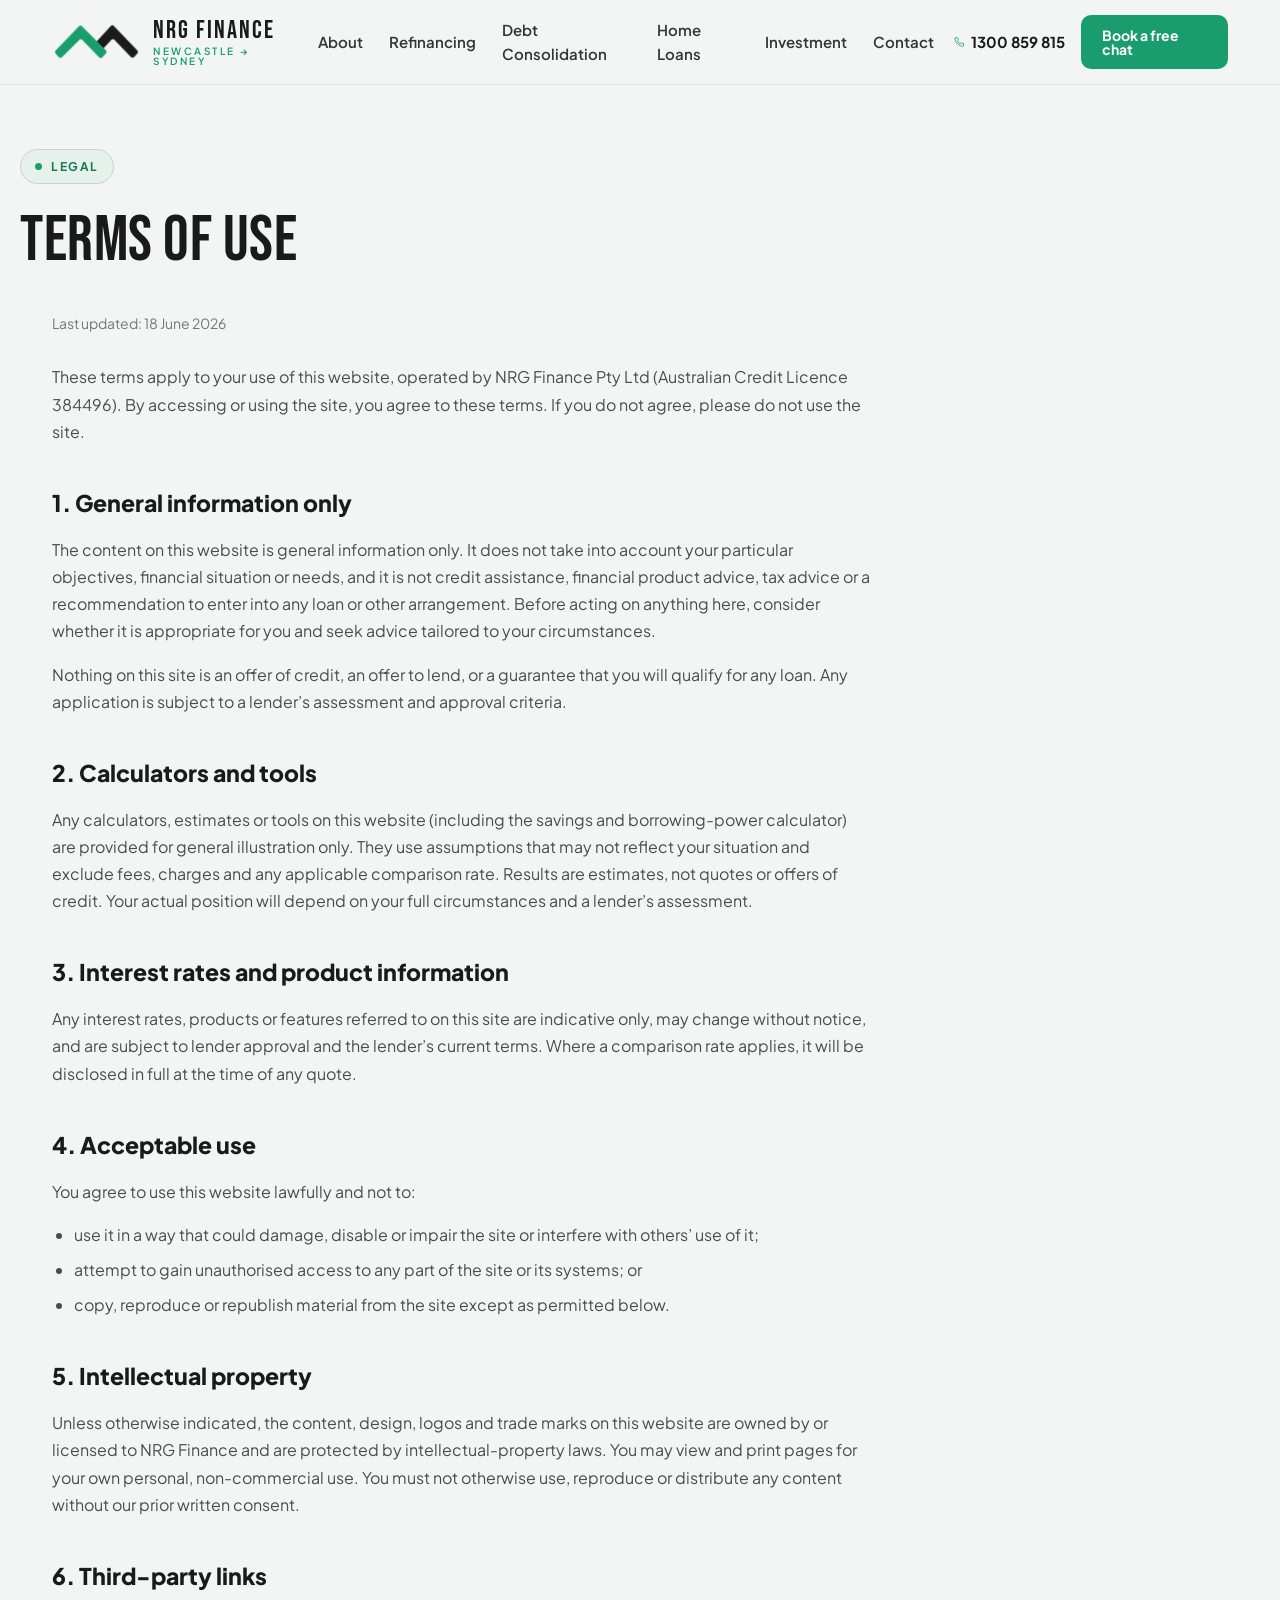
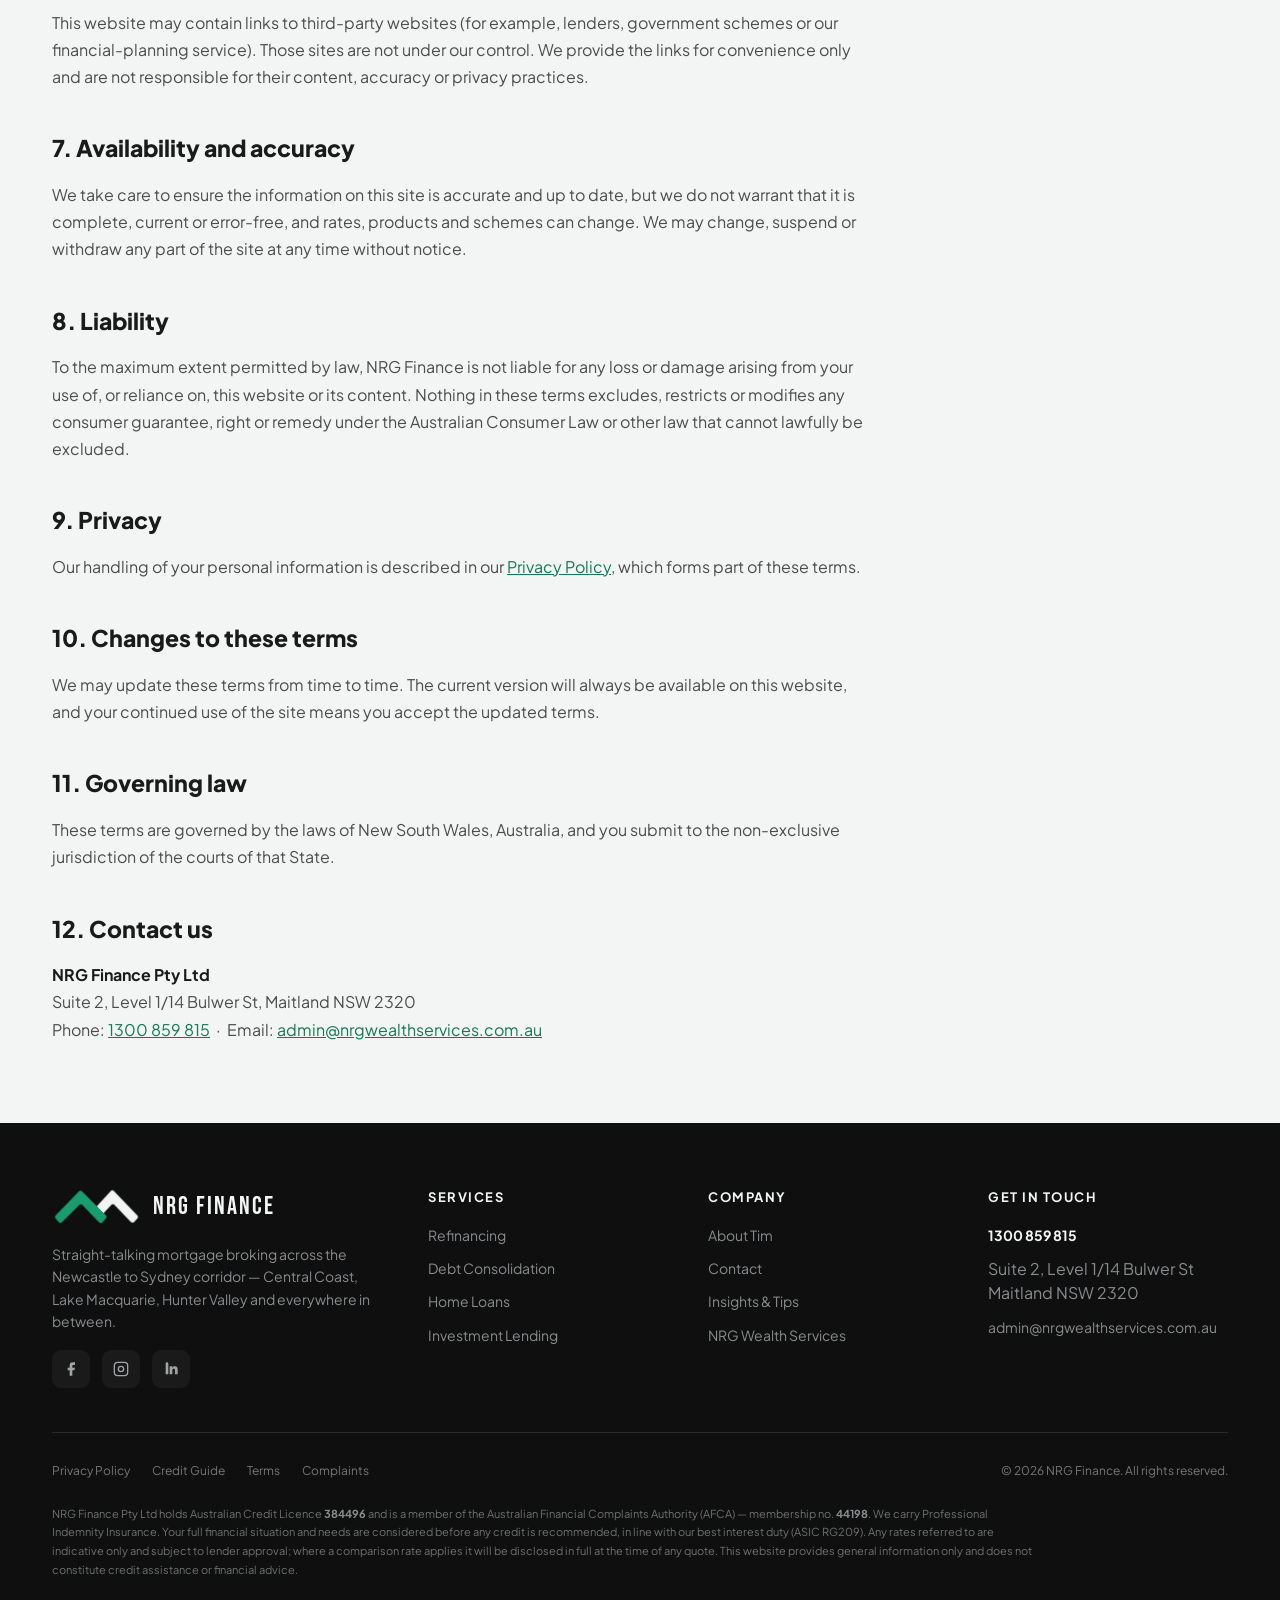
<file: terms.html>
<!DOCTYPE html>
<html lang="en-AU">
<head>
  <meta charset="utf-8">
  <meta name="viewport" content="width=device-width, initial-scale=1">
  <title>Terms of Use | NRG Finance</title>
  <meta name="description" content="The terms on which NRG Finance makes this website available, including general-information disclaimers, use of our calculators, intellectual property and liability.">
  <link rel="canonical" href="https://www.nrgfinance.com.au/terms.html">
  <meta name="theme-color" content="#1A1A1A">
  <meta property="og:type" content="website">
  <meta property="og:title" content="Terms of Use — NRG Finance">
  <meta property="og:description" content="The terms on which we make this website available.">
  <meta property="og:image" content="https://www.nrgfinance.com.au/assets/og-image.svg">
  <link rel="icon" href="assets/favicon.svg" type="image/svg+xml">
  <link rel="preconnect" href="https://fonts.googleapis.com">
  <link rel="preconnect" href="https://fonts.gstatic.com" crossorigin>
  <link href="https://fonts.googleapis.com/css2?family=Bebas+Neue&family=Plus+Jakarta+Sans:wght@400;500;600;700;800&display=swap" rel="stylesheet">
  <link rel="stylesheet" href="css/styles.css">
  <script defer src="js/main.js"></script>
</head>
<body id="top">
  <a class="skip-link" href="#main">Skip to content</a>

  <header class="site-header">
    <div class="site-header__inner">
      <a class="brand" href="index.html" aria-label="NRG Finance — home">
        <img class="brand__chev" src="assets/mark.png" width="322" height="137" alt="">
        <span class="brand__name">
          <span class="brand__word">NRG FINANCE</span>
          <span class="brand__tag">Newcastle &rarr; Sydney</span>
        </span>
      </a>
      <nav class="nav" aria-label="Primary">
        <a href="about.html">About</a>
        <a href="refinancing.html">Refinancing</a>
        <a href="debt-consolidation.html">Debt Consolidation</a>
        <a href="home-loans.html">Home Loans</a>
        <a href="investment.html">Investment</a>
        <a href="contact.html">Contact</a>
      </nav>
      <div class="header__actions">
        <a class="header__phone" href="tel:1300859815">
          <svg width="16" height="16" viewBox="0 0 24 24" fill="none" stroke="#1A9D6E" stroke-width="2" stroke-linecap="round" stroke-linejoin="round"><path d="M22 16.92v3a2 2 0 0 1-2.18 2 19.79 19.79 0 0 1-8.63-3.07 19.5 19.5 0 0 1-6-6 19.79 19.79 0 0 1-3.07-8.67A2 2 0 0 1 4.11 2h3a2 2 0 0 1 2 1.72c.13.81.36 1.6.7 2.34a2 2 0 0 1-.45 2.11L8.09 9.91a16 16 0 0 0 6 6l1.74-1.27a2 2 0 0 1 2.11-.45c.74.34 1.53.57 2.34.7A2 2 0 0 1 22 16.92z"/></svg>
          1300 859 815
        </a>
        <a class="btn btn--copper btn--sm" href="contact.html">Book a free chat</a>
        <button class="nav-toggle" aria-label="Menu" aria-expanded="false"><span></span></button>
      </div>
    </div>
  </header>

  <main id="main">

    <section class="page-hero container">
      <span class="badge"><span class="dot"></span>Legal</span>
      <h1 class="display h1" style="margin:26px 0 0;">Terms of Use</h1>
    </section>

    <section class="container" style="padding-bottom:80px;">
      <div class="legal prose">
        <p class="updated">Last updated: 18 June 2026</p>

        <p class="lead">These terms apply to your use of this website, operated by NRG Finance Pty Ltd (Australian Credit Licence 384496). By accessing or using the site, you agree to these terms. If you do not agree, please do not use the site.</p>

        <h2>1. General information only</h2>
        <p>The content on this website is general information only. It does not take into account your particular objectives, financial situation or needs, and it is not credit assistance, financial product advice, tax advice or a recommendation to enter into any loan or other arrangement. Before acting on anything here, consider whether it is appropriate for you and seek advice tailored to your circumstances.</p>
        <p>Nothing on this site is an offer of credit, an offer to lend, or a guarantee that you will qualify for any loan. Any application is subject to a lender&rsquo;s assessment and approval criteria.</p>

        <h2>2. Calculators and tools</h2>
        <p>Any calculators, estimates or tools on this website (including the savings and borrowing-power calculator) are provided for general illustration only. They use assumptions that may not reflect your situation and exclude fees, charges and any applicable comparison rate. Results are estimates, not quotes or offers of credit. Your actual position will depend on your full circumstances and a lender&rsquo;s assessment.</p>

        <h2>3. Interest rates and product information</h2>
        <p>Any interest rates, products or features referred to on this site are indicative only, may change without notice, and are subject to lender approval and the lender&rsquo;s current terms. Where a comparison rate applies, it will be disclosed in full at the time of any quote.</p>

        <h2>4. Acceptable use</h2>
        <p>You agree to use this website lawfully and not to:</p>
        <ul>
          <li>use it in a way that could damage, disable or impair the site or interfere with others&rsquo; use of it;</li>
          <li>attempt to gain unauthorised access to any part of the site or its systems; or</li>
          <li>copy, reproduce or republish material from the site except as permitted below.</li>
        </ul>

        <h2>5. Intellectual property</h2>
        <p>Unless otherwise indicated, the content, design, logos and trade marks on this website are owned by or licensed to NRG Finance and are protected by intellectual-property laws. You may view and print pages for your own personal, non-commercial use. You must not otherwise use, reproduce or distribute any content without our prior written consent.</p>

        <h2>6. Third-party links</h2>
        <p>This website may contain links to third-party websites (for example, lenders, government schemes or our financial-planning service). Those sites are not under our control. We provide the links for convenience only and are not responsible for their content, accuracy or privacy practices.</p>

        <h2>7. Availability and accuracy</h2>
        <p>We take care to ensure the information on this site is accurate and up to date, but we do not warrant that it is complete, current or error-free, and rates, products and schemes can change. We may change, suspend or withdraw any part of the site at any time without notice.</p>

        <h2>8. Liability</h2>
        <p>To the maximum extent permitted by law, NRG Finance is not liable for any loss or damage arising from your use of, or reliance on, this website or its content. Nothing in these terms excludes, restricts or modifies any consumer guarantee, right or remedy under the Australian Consumer Law or other law that cannot lawfully be excluded.</p>

        <h2>9. Privacy</h2>
        <p>Our handling of your personal information is described in our <a href="privacy.html">Privacy Policy</a>, which forms part of these terms.</p>

        <h2>10. Changes to these terms</h2>
        <p>We may update these terms from time to time. The current version will always be available on this website, and your continued use of the site means you accept the updated terms.</p>

        <h2>11. Governing law</h2>
        <p>These terms are governed by the laws of New South Wales, Australia, and you submit to the non-exclusive jurisdiction of the courts of that State.</p>

        <h2>12. Contact us</h2>
        <p>
          <strong>NRG Finance Pty Ltd</strong><br>
          Suite 2, Level 1/14 Bulwer St, Maitland NSW 2320<br>
          Phone: <a href="tel:1300859815">1300 859 815</a> &nbsp;&middot;&nbsp; Email: <a href="mailto:admin@nrgwealthservices.com.au">admin@nrgwealthservices.com.au</a>
        </p>
      </div>
    </section>

  </main>

  <footer class="site-footer">
    <div class="container" style="padding-top:64px; padding-bottom:32px;">
      <div class="site-footer__top">
        <div class="site-footer__brand">
          <div class="brand" style="margin-bottom:4px;">
            <img class="brand__chev" src="assets/mark-light.png" width="322" height="137" alt="">
            <span class="brand__word">NRG FINANCE</span>
          </div>
          <p class="site-footer__blurb">Straight-talking mortgage broking across the Newcastle to Sydney corridor &mdash; Central Coast, Lake Macquarie, Hunter Valley and everywhere in between.</p>
          <div class="social">
            <a href="#" aria-label="Facebook"><svg viewBox="0 0 24 24" fill="#A0A4A4"><path d="M18 2h-3a5 5 0 0 0-5 5v3H7v4h3v8h4v-8h3l1-4h-4V7a1 1 0 0 1 1-1h3z"/></svg></a>
            <a href="#" aria-label="Instagram"><svg viewBox="0 0 24 24" fill="none" stroke="#A0A4A4" stroke-width="2"><rect x="2" y="2" width="20" height="20" rx="5"/><circle cx="12" cy="12" r="4"/><line x1="17.5" y1="6.5" x2="17.5" y2="6.5"/></svg></a>
            <a href="#" aria-label="LinkedIn"><svg viewBox="0 0 24 24" fill="#A0A4A4"><path d="M4 4h4v16H4zM6 2a2 2 0 1 1 0 4 2 2 0 0 1 0-4zM10 8h4v2a4 4 0 0 1 4-2c3 0 4 2 4 5v7h-4v-6c0-1.5-.5-2.5-2-2.5s-2 1-2 2.5v6h-4z"/></svg></a>
          </div>
        </div>
        <div>
          <h5>Services</h5>
          <div class="site-footer__links">
            <a href="refinancing.html">Refinancing</a>
            <a href="debt-consolidation.html">Debt Consolidation</a>
            <a href="home-loans.html">Home Loans</a>
            <a href="investment.html">Investment Lending</a>
          </div>
        </div>
        <div>
          <h5>Company</h5>
          <div class="site-footer__links">
            <a href="about.html">About Tim</a>
            <a href="contact.html">Contact</a>
            <a href="#">Insights &amp; Tips</a>
            <a href="https://nrgwealthservices.com.au" rel="noopener">NRG Wealth Services</a>
          </div>
        </div>
        <div>
          <h5>Get in touch</h5>
          <div class="site-footer__links">
            <a href="tel:1300859815" style="color:#F3F4F4; font-weight:700;">1300 859 815</a>
            <span style="color:#888C8C; line-height:1.5;">Suite 2, Level 1/14 Bulwer St<br>Maitland NSW 2320</span>
            <a href="mailto:admin@nrgwealthservices.com.au">admin@nrgwealthservices.com.au</a>
          </div>
        </div>
      </div>
      <div class="site-footer__legal">
        <div style="display:flex; flex-wrap:wrap; gap:8px 22px;">
          <a href="privacy.html">Privacy Policy</a>
          <a href="credit-guide.html">Credit Guide</a>
          <a href="terms.html">Terms</a>
          <a href="complaints.html">Complaints</a>
        </div>
        <span>&copy; <span data-year>2026</span> NRG Finance. All rights reserved.</span>
      </div>
      <p class="compliance">
        NRG Finance Pty Ltd holds Australian Credit Licence <strong>384496</strong> and is a member of the Australian Financial Complaints Authority (AFCA) &mdash; membership no. <strong>44198</strong>. We carry Professional Indemnity Insurance. Your full financial situation and needs are considered before any credit is recommended, in line with our best interest duty (ASIC RG209). Any rates referred to are indicative only and subject to lender approval; where a comparison rate applies it will be disclosed in full at the time of any quote. This website provides general information only and does not constitute credit assistance or financial advice.
      </p>
    </div>
  </footer>

</body>
</html>
</file>
<file: css/styles.css>
/* ==========================================================================
   NRG Finance — design system
   Brand green + grey + black. Clean, confident, local. No bloat.
   NOTE: the --copper* token names are retained for stability but now hold the
   brand GREEN (#1A9D6E family). Likewise .copper / "warm" comments are legacy
   names — the live palette is green/grey/black.
   ========================================================================== */

/* ---------- Design tokens ------------------------------------------------- */
:root {
  /* Surfaces */
  --bg:            #F3F4F4;   /* light grey page background */
  --card:          #ffffff;
  --panel:         #E9EBEA;   /* light grey panel */
  --panel-2:       #E7F1EC;   /* light green tint (badges) */
  --ink:           #1A1A1A;   /* near-black — headings, dark sections */
  --ink-2:         #0F0F10;   /* deepest — footer */
  --ink-line:      #2A2A2A;   /* hairlines on dark */
  --ink-line-2:    #353535;

  /* Accent — brand green */
  --copper:        #1A9D6E;
  --copper-dark:   #137A55;   /* hover / deeper */
  --copper-light:  #38C794;   /* on dark backgrounds */
  --copper-wash:   #E7F1EC;

  /* Text */
  --text:          #3A3A3A;
  --text-2:        #4C4C4C;
  --text-3:        #5E5E5E;
  --muted:         #767676;
  --muted-2:       #969696;

  /* On dark */
  --on-dark:       #F3F4F4;
  --on-dark-2:     #B6BABA;
  --on-dark-3:     #A0A4A4;
  --on-dark-4:     #888C8C;

  /* Lines */
  --border:        #E4E6E5;
  --border-2:      #DADCDB;
  --border-3:      #CCD0CE;

  /* Type */
  --display: 'Bebas Neue', 'Arial Narrow', sans-serif;
  --sans: 'Plus Jakarta Sans', -apple-system, BlinkMacSystemFont, 'Segoe UI',
          Roboto, Helvetica, Arial, sans-serif;

  /* Layout */
  --maxw: 1240px;
  --pad: 32px;
  --radius: 14px;
  --radius-lg: 24px;
  --shadow: 0 16px 38px rgba(20, 20, 20, 0.10);
  --shadow-lg: 0 18px 40px rgba(20, 20, 20, 0.16);

  --header-h: 76px;
}

/* ---------- Reset / base -------------------------------------------------- */
*, *::before, *::after { box-sizing: border-box; }

html { scroll-behavior: smooth; -webkit-text-size-adjust: 100%; }

body {
  margin: 0;
  font-family: var(--sans);
  color: var(--text);
  background: var(--bg);
  line-height: 1.6;
  -webkit-font-smoothing: antialiased;
  text-rendering: optimizeLegibility;
  overflow-x: hidden;
}

img, svg { max-width: 100%; display: block; }
a { color: inherit; }
button { font-family: inherit; }

:focus-visible {
  outline: 3px solid var(--copper);
  outline-offset: 2px;
  border-radius: 4px;
}

.skip-link {
  position: absolute; left: -9999px; top: 0; z-index: 200;
  background: var(--ink); color: var(--on-dark);
  padding: 12px 20px; border-radius: 0 0 10px 0; font-weight: 700;
}
.skip-link:focus { left: 0; }

/* ---------- Layout helpers ------------------------------------------------ */
.container { max-width: var(--maxw); margin: 0 auto; padding-left: var(--pad); padding-right: var(--pad); }
.section { padding-top: 88px; padding-bottom: 88px; }
.section--tight { padding-top: 56px; padding-bottom: 56px; }
.section--flush-top { padding-top: 24px; }

.eyebrow {
  display: inline-block;
  font-size: 12px; font-weight: 700; letter-spacing: 2px;
  text-transform: uppercase; color: var(--copper);
  margin: 0 0 14px;
}
.eyebrow--light { color: var(--copper-light); }

.lead { font-size: 19px; line-height: 1.6; color: var(--text-2); }

/* ---------- Typography ---------------------------------------------------- */
h1, h2, h3, h4 { color: var(--ink); margin: 0; }

.display {
  font-family: var(--display);
  font-weight: 400;
  letter-spacing: 0.5px;
  line-height: 0.98;
  text-transform: none;
}
.h1 { font-size: clamp(44px, 6vw, 78px); line-height: 0.96; }
.h2 { font-size: clamp(34px, 4.4vw, 54px); }
.h3 { font-size: clamp(28px, 3vw, 40px); }

.copper { color: var(--copper); }
.copper-light { color: var(--copper-light); }

.measure { max-width: 620px; }
.measure-sm { max-width: 540px; }

/* ---------- Badge / pill -------------------------------------------------- */
.badge {
  display: inline-flex; align-items: center; gap: 9px;
  background: var(--panel-2); border: 1px solid var(--border-3);
  padding: 7px 14px; border-radius: 100px;
  font-size: 12px; font-weight: 700; letter-spacing: 1.5px;
  text-transform: uppercase; color: var(--copper-dark);
}
.badge .dot { width: 7px; height: 7px; border-radius: 50%; background: var(--copper); }
.badge--dark { background: rgba(255,255,255,0.06); border-color: var(--ink-line-2); color: var(--copper-light); }

/* ---------- Buttons ------------------------------------------------------- */
.btn {
  display: inline-flex; align-items: center; justify-content: center; gap: 10px;
  font-size: 16px; font-weight: 700; line-height: 1;
  padding: 16px 26px; border-radius: 10px;
  text-decoration: none; border: 1.5px solid transparent; cursor: pointer;
  transition: background 180ms ease, transform 180ms ease, border-color 180ms ease, color 180ms ease;
}
.btn svg { flex: none; }
.btn--dark   { background: var(--ink); color: var(--on-dark); }
.btn--dark:hover   { background: #000; transform: translateY(-2px); }
.btn--copper { background: var(--copper); color: #fff; }
.btn--copper:hover { background: var(--copper-dark); transform: translateY(-2px); }
.btn--light  { background: #fff; color: var(--ink); }
.btn--light:hover  { transform: translateY(-2px); }
.btn--outline { background: transparent; color: var(--ink); border-color: var(--border-3); }
.btn--outline:hover { border-color: var(--copper); color: var(--copper-dark); }
.btn--outline-light { background: transparent; color: var(--on-dark); border-color: var(--ink-line-2); }
.btn--outline-light:hover { border-color: var(--copper-light); color: #fff; }
.btn--block { width: 100%; }
.btn--sm { padding: 12px 20px; font-size: 14px; }
.btn--lg { padding: 18px 30px; font-size: 18px; }

/* ---------- Header / nav -------------------------------------------------- */
.site-header {
  position: sticky; top: 0; z-index: 100;
  background: rgba(243, 244, 244, 0.88);
  -webkit-backdrop-filter: blur(12px); backdrop-filter: blur(12px);
  border-bottom: 1px solid var(--border);
}
.site-header__inner {
  max-width: var(--maxw); margin: 0 auto; padding: 14px var(--pad);
  display: flex; align-items: center; justify-content: space-between; gap: 20px;
}

.brand { display: flex; align-items: center; gap: 12px; text-decoration: none; }
.brand__mark {
  width: 42px; height: 42px; border-radius: 9px; background: var(--ink); color: var(--on-dark);
  font-family: var(--display); font-size: 26px; letter-spacing: 1px;
  display: flex; align-items: center; justify-content: center; line-height: 1; flex: none;
}
.brand__chev { height: 38px; width: auto; display: block; flex: none; }
.brand__name { display: flex; flex-direction: column; line-height: 1; }
.brand__word { font-family: var(--display); font-size: 25px; letter-spacing: 2px; color: var(--ink); white-space: nowrap; }
.brand__tag { font-size: 10px; letter-spacing: 2.5px; text-transform: uppercase; color: var(--copper); font-weight: 600; margin-top: 3px; }

.nav { display: flex; align-items: center; gap: 26px; }
.nav a {
  font-size: 15px; font-weight: 600; color: #353535; text-decoration: none;
  position: relative; padding: 4px 0;
}
.nav a:hover { color: var(--copper-dark); }
.nav a[aria-current="page"] { color: var(--copper-dark); }
.nav a[aria-current="page"]::after {
  content: ""; position: absolute; left: 0; right: 0; bottom: -2px;
  height: 2px; background: var(--copper); border-radius: 2px;
}

.header__actions { display: flex; align-items: center; gap: 16px; }
.header__phone {
  display: flex; align-items: center; gap: 7px;
  font-size: 15px; font-weight: 700; color: var(--ink); text-decoration: none; white-space: nowrap;
}
.header__phone:hover { color: var(--copper-dark); }

.nav-toggle {
  display: none; width: 46px; height: 46px; border-radius: 9px;
  border: 1.5px solid var(--border-3); background: #fff; cursor: pointer;
  align-items: center; justify-content: center;
}
.nav-toggle span, .nav-toggle span::before, .nav-toggle span::after {
  content: ""; display: block; width: 20px; height: 2px; background: var(--ink);
  border-radius: 2px; transition: transform 200ms ease, opacity 200ms ease;
}
.nav-toggle span { position: relative; }
.nav-toggle span::before { position: absolute; top: -6px; }
.nav-toggle span::after  { position: absolute; top: 6px; }
.nav-toggle[aria-expanded="true"] span { background: transparent; }
.nav-toggle[aria-expanded="true"] span::before { transform: translateY(6px) rotate(45deg); }
.nav-toggle[aria-expanded="true"] span::after  { transform: translateY(-6px) rotate(-45deg); }

/* ---------- Hero ---------------------------------------------------------- */
.hero { padding: 72px 0 56px; }
.hero__grid {
  display: grid; grid-template-columns: 1.05fr 0.95fr; gap: 56px; align-items: center;
}
.hero__media { position: relative; }
.hero__photo {
  width: 100%; height: auto; display: block;
  filter: drop-shadow(0 18px 38px rgba(20, 20, 20, 0.16));
}
.hero__img {
  width: 100%; height: auto; display: block;
  border-radius: 18px; box-shadow: var(--shadow-lg);
}
.rating { display: flex; align-items: center; gap: 14px; }
.stars { display: inline-flex; gap: 2px; color: var(--copper); }
.stars svg { width: 18px; height: 18px; }
.rating__text { font-size: 14px; color: var(--text-2); }
.rating__text strong { color: var(--ink); }

/* floating stat callouts over media */
.stat-chip {
  position: absolute; background: #fff; border: 1px solid var(--border);
  border-radius: var(--radius); padding: 16px 20px; box-shadow: var(--shadow-lg);
  display: flex; align-items: center; gap: 14px;
}
.stat-chip--dark { background: var(--ink); border-color: var(--ink-line-2); box-shadow: 0 18px 40px rgba(20, 20, 20,0.22); }
.stat-chip__num { font-family: var(--display); font-size: 44px; color: var(--copper); line-height: 0.8; }
.stat-chip--dark .stat-chip__num { color: #fff; }
.stat-chip__label { font-size: 13px; font-weight: 600; color: var(--text-2); line-height: 1.35; }
.stat-chip--dark .stat-chip__label { color: var(--on-dark-3); }

/* ---------- Media placeholders ------------------------------------------- */
/* Intentional, on-brand stand-ins until real corridor/Tim photography lands. */
.media {
  position: relative; width: 100%; border-radius: 18px; overflow: hidden;
  background: linear-gradient(150deg, #232323 0%, #2A2A2A 45%, #1A9D6E 120%);
  display: flex; align-items: flex-end;
  min-height: 320px;
}
.media::after {
  content: ""; position: absolute; inset: 0;
  background-image:
    radial-gradient(120% 80% at 80% -10%, rgba(56, 199, 148,0.45), transparent 60%),
    radial-gradient(90% 70% at -10% 110%, rgba(20, 20, 20,0.6), transparent 60%);
}
.media__caption {
  position: relative; z-index: 1; margin: 0; padding: 22px 24px;
  color: rgba(255,255,255,0.86); font-size: 13px; font-weight: 600; letter-spacing: 0.3px;
  display: flex; align-items: center; gap: 9px;
}
.media__caption svg { width: 16px; height: 16px; opacity: 0.85; }
.media--tall { min-height: 480px; }
.media--portrait { min-height: 520px; background: linear-gradient(160deg, #232323 0%, #2E6B52 55%, #137A55 115%); }
.media--coastal { background: linear-gradient(165deg, #1E2A26 0%, #2E5A4E 40%, #2E6B52 130%); }

/* corridor map motif (decorative svg sits inside .media) */
.media__motif { position: absolute; inset: 0; z-index: 0; opacity: 0.5; }

/* ---------- Calculator ---------------------------------------------------- */
.calc {
  background: var(--ink); border-radius: var(--radius-lg); padding: 44px;
  display: grid; grid-template-columns: 1fr 1fr; gap: 48px; align-items: stretch;
}
.calc__head .eyebrow { color: var(--copper-light); }
.calc__title { font-family: var(--display); font-size: 40px; color: var(--on-dark); margin: 0 0 16px; line-height: 1.02; }
.calc__intro { font-size: 15px; line-height: 1.6; color: var(--on-dark-2); margin: 0 0 26px; }
.calc__col { display: flex; flex-direction: column; }

.calc__tabs { display: flex; gap: 8px; background: var(--ink-2); padding: 6px; border-radius: 12px; margin-bottom: 26px; }
.calc__tab {
  flex: 1; border: none; cursor: pointer; padding: 13px; border-radius: 8px;
  font-size: 14px; font-weight: 700; background: transparent; color: #8A8E8E;
  transition: all 180ms ease;
}
.calc__tab[aria-selected="true"] { background: var(--copper); color: #fff; }

.calc__fields { display: flex; flex-direction: column; gap: 24px; }
.field__row { display: flex; justify-content: space-between; align-items: baseline; margin-bottom: 10px; }
.field__label { font-size: 14px; font-weight: 600; color: #E4E6E5; }
.field__val { font-family: var(--display); font-size: 24px; color: #fff; }
.field__val--copper { color: var(--copper-light); }

input[type="range"].slider {
  -webkit-appearance: none; appearance: none; width: 100%; height: 6px;
  border-radius: 6px; background: #DDE0DE; outline: none;
}
input[type="range"].slider::-webkit-slider-thumb {
  -webkit-appearance: none; appearance: none; width: 24px; height: 24px; border-radius: 50%;
  background: var(--copper); cursor: pointer; border: 4px solid #fff;
  box-shadow: 0 2px 8px rgba(19, 122, 85,0.35);
}
input[type="range"].slider::-moz-range-thumb {
  width: 20px; height: 20px; border-radius: 50%; background: var(--copper);
  cursor: pointer; border: 4px solid #fff;
}

.calc__result {
  background: var(--bg); border-radius: 18px; padding: 38px;
  display: flex; flex-direction: column; justify-content: center;
}
.calc__result .eyebrow { color: var(--copper-dark); margin-bottom: 0; }
.calc__big { font-family: var(--display); font-size: clamp(64px, 8vw, 92px); line-height: 0.9; color: var(--ink); margin: 10px 0 4px; }
.calc__big small { font-size: 26px; color: #888C8C; }
.calc__note { font-size: 15px; color: var(--text-2); margin: 0 0 26px; }
.calc__cards { display: grid; grid-template-columns: 1fr 1fr; gap: 14px; }
.calc__card { background: #fff; border: 1px solid var(--border); border-radius: 12px; padding: 18px; }
.calc__card-num { font-family: var(--display); font-size: 32px; color: var(--copper); line-height: 1; }
.calc__card-label { font-size: 12px; font-weight: 600; color: var(--muted); margin-top: 4px; }
.calc__disclaimer { font-size: 11px; line-height: 1.5; color: var(--muted-2); margin: 16px 0 0; }
.is-hidden { display: none !important; }

/* ---------- Review strip -------------------------------------------------- */
.reviews { background: var(--panel); border-top: 1px solid var(--border); border-bottom: 1px solid var(--border); }
.reviews__grid { display: grid; grid-template-columns: 0.7fr 1fr 1fr 1fr; gap: 32px; align-items: center; }
.reviews__score .stars { margin-bottom: 8px; }
.reviews__score-num { font-family: var(--display); font-size: 30px; color: var(--ink); line-height: 1; }
.reviews__score-sub { font-size: 13px; color: var(--muted); font-weight: 600; }
.quote { border-left: 2px solid var(--border-3); padding-left: 18px; }
.quote p { font-size: 14px; line-height: 1.55; color: #353535; margin: 0 0 10px; font-weight: 500; }
.quote cite { font-size: 12px; font-weight: 700; color: var(--copper-dark); font-style: normal; }

/* ---------- Cards / service tiles ---------------------------------------- */
.grid { display: grid; gap: 22px; }
.grid--auto { grid-template-columns: repeat(auto-fit, minmax(258px, 1fr)); }
.grid--2 { grid-template-columns: repeat(2, 1fr); }
.grid--3 { grid-template-columns: repeat(3, 1fr); }
.grid--4 { grid-template-columns: repeat(4, 1fr); }

.tile {
  background: #fff; border: 1px solid var(--border); border-radius: 16px; padding: 30px;
  text-decoration: none; display: flex; flex-direction: column; min-height: 230px; color: inherit;
  transition: transform 200ms ease, box-shadow 200ms ease, border-color 200ms ease;
}
.tile:hover { transform: translateY(-4px); box-shadow: var(--shadow); border-color: var(--border-3); }
.tile__num { font-family: var(--display); font-size: 28px; color: #CFD3D1; line-height: 1; }
.tile h3 { font-size: 22px; font-weight: 800; color: var(--ink); margin: 16px 0 10px; }
.tile p { font-size: 14px; line-height: 1.55; color: var(--text-3); margin: 0 0 auto; }
.tile__cta { display: inline-flex; align-items: center; gap: 7px; font-size: 14px; font-weight: 700; color: var(--copper); margin-top: 20px; }
.tile:hover .tile__cta svg { transform: translateX(3px); }
.tile__cta svg { transition: transform 180ms ease; }

/* generic content card */
.card { background: #fff; border: 1px solid var(--border); border-radius: 16px; padding: 30px; }
.card--panel { background: var(--panel); border-color: var(--border-2); }
.card h3 { font-size: 20px; font-weight: 800; margin: 0 0 10px; }
.card p { margin: 0; color: var(--text-2); font-size: 15px; line-height: 1.6; }

/* ---------- Dark section (Why NRG) --------------------------------------- */
.dark { background: var(--ink); color: var(--on-dark); }
.dark h2, .dark h3, .dark h4 { color: var(--on-dark); }
.dark .lead { color: var(--on-dark-2); }
.split { display: grid; grid-template-columns: 0.85fr 1.15fr; gap: 56px; align-items: start; }

.stat-row { display: grid; grid-template-columns: 64px 1fr; gap: 22px; padding: 28px 0; border-top: 1px solid var(--ink-line-2); }
.stat-row__num { font-family: var(--display); font-size: 44px; color: var(--copper); line-height: 0.9; }
.stat-row h4 { font-size: 19px; font-weight: 800; color: var(--on-dark); margin: 0 0 7px; }
.stat-row p { font-size: 15px; line-height: 1.6; color: var(--on-dark-3); margin: 0; }

/* ---------- About / Tim --------------------------------------------------- */
.about__grid { display: grid; grid-template-columns: 0.9fr 1.1fr; gap: 56px; align-items: center; }
.prose p { font-size: 17px; line-height: 1.7; color: var(--text-2); margin: 0 0 18px; }
.prose p:last-child { margin-bottom: 0; }
.prose strong { color: var(--ink); }
.prose em { color: var(--ink); font-style: normal; font-weight: 700; }

/* ---------- Legal / long-form -------------------------------------------- */
.legal { max-width: 820px; }
.legal .updated { font-size: 14px; color: var(--muted); margin: 0 0 28px; }
.legal h2 { font-size: 23px; font-weight: 800; color: var(--ink); margin: 40px 0 14px; }
.legal h3 { font-size: 17px; font-weight: 800; color: var(--ink); margin: 26px 0 10px; }
.legal p { font-size: 16px; line-height: 1.7; color: var(--text-2); margin: 0 0 16px; }
.legal ul { margin: 0 0 16px; padding-left: 22px; }
.legal li { font-size: 16px; line-height: 1.7; color: var(--text-2); margin-bottom: 8px; }
.legal a { color: var(--copper-dark); text-decoration: underline; }
.legal strong { color: var(--ink); }
.legal .lead { color: var(--text-2); margin-bottom: 8px; }

.creds { display: flex; flex-wrap: wrap; gap: 10px; }
.creds span {
  font-size: 13px; font-weight: 600; color: #353535;
  background: var(--panel); border: 1px solid var(--border-2);
  padding: 9px 15px; border-radius: 8px;
}
.note-card {
  background: #fff; border: 1px solid var(--border); border-radius: var(--radius);
  padding: 16px 20px; box-shadow: var(--shadow); max-width: 230px;
}
.note-card .eyebrow { margin-bottom: 6px; }
.note-card p { font-size: 13px; line-height: 1.5; color: var(--text); margin: 0; font-weight: 500; }

/* ---------- Team ---------------------------------------------------------- */
.team { display: grid; grid-template-columns: repeat(3, 1fr); gap: 22px; }
.team__card { background: #fff; border: 1px solid var(--border); border-radius: 16px; overflow: hidden; }
.team__photo {
  height: 220px;
  background: linear-gradient(160deg, #232323 0%, #2E6B52 60%, #137A55 120%);
  display: flex; align-items: center; justify-content: center;
}
.team__initials { font-family: var(--display); font-size: 56px; color: rgba(255,255,255,0.9); letter-spacing: 2px; }
.team__body { padding: 22px 24px; }
.team__body h4 { font-size: 19px; font-weight: 800; margin: 0 0 3px; }
.team__role { font-size: 13px; font-weight: 700; letter-spacing: 0.5px; text-transform: uppercase; color: var(--copper); margin: 0 0 12px; }
.team__body p { font-size: 14px; line-height: 1.6; color: var(--text-2); margin: 0; }

/* ---------- Steps / process ---------------------------------------------- */
.steps { display: grid; grid-template-columns: repeat(4, 1fr); gap: 22px; counter-reset: step; }
.step { position: relative; padding-top: 16px; }
.step__num {
  font-family: var(--display); font-size: 40px; color: var(--copper); line-height: 1;
  display: block; margin-bottom: 12px;
}
.step h4 { font-size: 18px; font-weight: 800; margin: 0 0 8px; }
.step p { font-size: 14px; line-height: 1.6; color: var(--text-2); margin: 0; }

/* ---------- Before / after (debt) ---------------------------------------- */
.ba { display: grid; grid-template-columns: 1fr auto 1fr; gap: 28px; align-items: center; }
.ba__col { background: #fff; border: 1px solid var(--border); border-radius: 16px; padding: 28px; }
.ba__col--after { background: var(--ink); border-color: var(--ink); color: var(--on-dark); }
.ba__tag { font-size: 12px; font-weight: 700; letter-spacing: 1.5px; text-transform: uppercase; color: var(--muted); margin: 0 0 18px; }
.ba__col--after .ba__tag { color: var(--copper-light); }
.ba__item {
  display: flex; align-items: center; justify-content: space-between; gap: 12px;
  padding: 12px 16px; border-radius: 10px; background: var(--panel);
  font-size: 14px; font-weight: 600; color: #353535; margin-bottom: 10px;
}
.ba__item span:last-child { font-family: var(--display); font-size: 20px; color: var(--copper-dark); }
.ba__one {
  background: var(--copper); color: #fff; border-radius: 10px; padding: 20px;
  text-align: center;
}
.ba__one .big { font-family: var(--display); font-size: 30px; line-height: 1; display: block; }
.ba__arrow { color: var(--copper); }
.ba__arrow svg { width: 40px; height: 40px; }

/* ---------- FAQ (accordion) ---------------------------------------------- */
.faq { max-width: 820px; }
.faq details { border-bottom: 1px solid var(--border); }
.faq summary {
  list-style: none; cursor: pointer; padding: 22px 0; padding-right: 40px;
  font-size: 18px; font-weight: 700; color: var(--ink); position: relative;
}
.faq summary::-webkit-details-marker { display: none; }
.faq summary::after {
  content: "+"; position: absolute; right: 4px; top: 50%; transform: translateY(-50%);
  font-size: 26px; font-weight: 400; color: var(--copper); line-height: 1; transition: transform 200ms ease;
}
.faq details[open] summary::after { content: "\2013"; }
.faq details p { margin: 0 0 22px; color: var(--text-2); font-size: 16px; line-height: 1.7; max-width: 720px; }

/* ---------- Lender row ---------------------------------------------------- */
.lenders { background: var(--panel); border-top: 1px solid var(--border); }
.lenders__note { font-size: 14px; font-weight: 600; color: var(--muted); margin: 0 0 28px; text-align: center; }
.lenders__row { display: flex; flex-wrap: wrap; align-items: center; justify-content: center; gap: 18px 44px; }
.lenders__row span {
  font-family: var(--display); font-size: 26px; letter-spacing: 1px; color: var(--on-dark-3);
  transition: color 180ms ease; filter: grayscale(1);
}
.lenders__row span:hover { color: var(--ink); }

/* ---------- CTA band ------------------------------------------------------ */
.cta-band { background: var(--copper); color: #fff; }
.cta-band__grid { display: grid; grid-template-columns: 1.2fr 0.8fr; gap: 48px; align-items: center; }
.cta-band h2 { color: #fff; font-family: var(--display); font-size: clamp(38px, 4.6vw, 62px); line-height: 0.98; margin: 0 0 16px; }
.cta-band p { font-size: 18px; line-height: 1.6; color: #E8F3EE; margin: 0; max-width: 520px; }
.cta-band__actions { display: flex; flex-direction: column; gap: 12px; }
.cta-band__hours { text-align: center; font-size: 13px; color: #E8F3EE; margin-top: 4px; }

/* ---------- Contact form -------------------------------------------------- */
.contact__grid { display: grid; grid-template-columns: 1fr 1fr; gap: 48px; align-items: start; }
.form { display: grid; gap: 18px; }
.form__row { display: grid; gap: 18px; grid-template-columns: 1fr 1fr; }
.form label { display: block; font-size: 14px; font-weight: 700; color: var(--ink); margin-bottom: 7px; }
.form input, .form select, .form textarea {
  width: 100%; font-family: inherit; font-size: 15px; color: var(--ink);
  padding: 13px 15px; border: 1.5px solid var(--border-3); border-radius: 10px;
  background: #fff; transition: border-color 160ms ease;
}
.form input:focus, .form select:focus, .form textarea:focus { border-color: var(--copper); outline: none; }
.form textarea { resize: vertical; min-height: 120px; }
.form__hint { font-size: 12px; color: var(--muted); margin: 0; }

.contact-detail { display: flex; gap: 16px; align-items: flex-start; padding: 18px 0; border-bottom: 1px solid var(--border); }
.contact-detail__icon {
  width: 44px; height: 44px; border-radius: 10px; background: var(--panel);
  display: flex; align-items: center; justify-content: center; flex: none; color: var(--copper);
}
.contact-detail h4 { font-size: 14px; font-weight: 700; margin: 0 0 3px; }
.contact-detail p, .contact-detail a { font-size: 15px; color: var(--text-2); margin: 0; text-decoration: none; }
.contact-detail a:hover { color: var(--copper-dark); }

.map-embed {
  width: 100%; min-height: 280px; border: 1px solid var(--border); border-radius: var(--radius);
  background:
    repeating-linear-gradient(45deg, var(--panel) 0 14px, var(--panel-2) 14px 28px);
  display: flex; align-items: center; justify-content: center; color: var(--muted);
  font-size: 14px; font-weight: 600; text-align: center; padding: 24px;
}

/* ---------- Footer -------------------------------------------------------- */
.site-footer { background: var(--ink-2); color: var(--on-dark-3); }
.site-footer__top {
  display: grid; grid-template-columns: 1.4fr 1fr 1fr 1fr; gap: 40px;
  padding-bottom: 44px; border-bottom: 1px solid var(--ink-line);
}
.site-footer h5 { font-size: 13px; font-weight: 700; letter-spacing: 1.5px; text-transform: uppercase; color: var(--on-dark); margin: 0 0 16px; }
.site-footer__links { display: flex; flex-direction: column; gap: 11px; }
.site-footer__links a { font-size: 14px; color: var(--on-dark-4); text-decoration: none; }
.site-footer__links a:hover { color: var(--on-dark); }
.site-footer__brand .brand__word { color: var(--on-dark); }
.site-footer__blurb { font-size: 14px; line-height: 1.6; color: var(--on-dark-4); margin: 16px 0 18px; max-width: 320px; }
.social { display: flex; gap: 12px; }
.social a { width: 38px; height: 38px; border-radius: 9px; background: var(--ink); display: flex; align-items: center; justify-content: center; }
.social a:hover { background: var(--copper); }
.social svg { width: 16px; height: 16px; }
.footer-mark { width: 40px; height: 40px; border-radius: 9px; background: var(--copper); color: #fff; font-family: var(--display); font-size: 24px; display: flex; align-items: center; justify-content: center; line-height: 1; flex: none; }
.site-footer__legal { padding-top: 28px; display: flex; flex-wrap: wrap; gap: 16px 32px; justify-content: space-between; align-items: center; }
.site-footer__legal a { font-size: 12px; color: var(--muted); text-decoration: none; }
.site-footer__legal a:hover { color: var(--on-dark-3); }
.site-footer__legal span { font-size: 12px; color: var(--muted); }
.compliance { font-size: 11px; line-height: 1.7; color: #6E7270; margin: 24px 0 0; max-width: 980px; }
.compliance strong { color: var(--on-dark-4); }

/* ---------- Page hero (interior pages) ----------------------------------- */
.page-hero { padding: 64px 0 40px; }
.page-hero .h1 { font-size: clamp(40px, 5vw, 64px); }
.page-hero__lead { margin-top: 22px; }
.scenario {
  background: var(--ink); color: var(--on-dark); border-radius: var(--radius-lg);
  padding: 40px 44px; font-size: clamp(20px, 2.4vw, 26px); line-height: 1.45; font-weight: 500;
}
.scenario strong { color: var(--copper-light); font-weight: 700; }

/* ---------- Misc ---------------------------------------------------------- */
.divider { height: 1px; background: var(--border); border: 0; margin: 0; }
.center { text-align: center; }
.mx-auto { margin-left: auto; margin-right: auto; }
.mt-0 { margin-top: 0; }
.mb-0 { margin-bottom: 0; }
.stack > * + * { margin-top: 16px; }
.pill-list { display: flex; flex-wrap: wrap; gap: 10px; list-style: none; padding: 0; margin: 0; }
.pill-list li { font-size: 13px; font-weight: 600; color: #353535; background: var(--panel); border: 1px solid var(--border-2); padding: 9px 15px; border-radius: 8px; }

.feature { display: flex; gap: 16px; align-items: flex-start; }
.feature__icon { width: 44px; height: 44px; border-radius: 10px; background: var(--copper-wash); color: var(--copper-dark); display: flex; align-items: center; justify-content: center; flex: none; }
.feature h4 { font-size: 18px; font-weight: 800; margin: 0 0 6px; }
.feature p { font-size: 15px; line-height: 1.6; color: var(--text-2); margin: 0; }

.callout {
  background: var(--copper-wash); border: 1px solid var(--border-2); border-left: 4px solid var(--copper);
  border-radius: 12px; padding: 20px 24px;
}
.callout p { margin: 0; font-size: 14px; line-height: 1.6; color: var(--text); }
.callout strong { color: var(--ink); }

.section-head { max-width: 660px; margin-bottom: 44px; }
.section-head--center { margin-left: auto; margin-right: auto; text-align: center; }

/* fade-in on load */
@keyframes fadeUp { from { opacity: 0; transform: translateY(14px); } to { opacity: 1; transform: translateY(0); } }
.reveal { animation: fadeUp 600ms ease both; }

/* ---------- Responsive ---------------------------------------------------- */
@media (max-width: 960px) {
  :root { --pad: 22px; }
  .section { padding-top: 64px; padding-bottom: 64px; }
  .hero__grid, .split, .about__grid, .contact__grid, .calc, .cta-band__grid { grid-template-columns: 1fr; gap: 36px; }
  .reviews__grid { grid-template-columns: 1fr 1fr; gap: 24px; }
  .grid--4 { grid-template-columns: repeat(2, 1fr); }
  .steps { grid-template-columns: repeat(2, 1fr); }
  .team { grid-template-columns: 1fr 1fr; }
  .calc { padding: 28px; }
  .hero__media { order: -1; }
}

@media (max-width: 720px) {
  .nav, .header__phone { display: none; }
  .nav-toggle { display: inline-flex; }
  .site-header.is-open .nav {
    display: flex; position: absolute; top: 100%; left: 0; right: 0;
    flex-direction: column; align-items: stretch; gap: 0;
    background: var(--bg); border-bottom: 1px solid var(--border);
    padding: 8px var(--pad) 20px;
  }
  .site-header.is-open .nav a { padding: 14px 0; border-bottom: 1px solid var(--border); font-size: 17px; }
  .site-header { position: relative; }

  .hero { padding: 40px 0; }
  .reviews__grid, .grid--2, .grid--3, .grid--auto, .steps, .team, .form__row { grid-template-columns: 1fr; }
  .ba { grid-template-columns: 1fr; }
  .ba__arrow { transform: rotate(90deg); justify-self: center; }
  .calc__cards { grid-template-columns: 1fr 1fr; }
  .stat-chip { position: static; margin-top: 14px; box-shadow: var(--shadow); display: inline-flex; }
  .hero__media .stat-chip { position: static; }
  .cta-band__grid { text-align: center; }
  .cta-band p { margin-left: auto; margin-right: auto; }
  .site-footer__top { grid-template-columns: 1fr 1fr; gap: 28px; }
  .site-footer__brand { grid-column: 1 / -1; }
}

@media (max-width: 460px) {
  .grid--4, .calc__cards, .site-footer__top { grid-template-columns: 1fr; }
  .brand__tag { display: none; }
}

@media (prefers-reduced-motion: reduce) {
  * { animation: none !important; transition: none !important; scroll-behavior: auto !important; }
}
</file>
